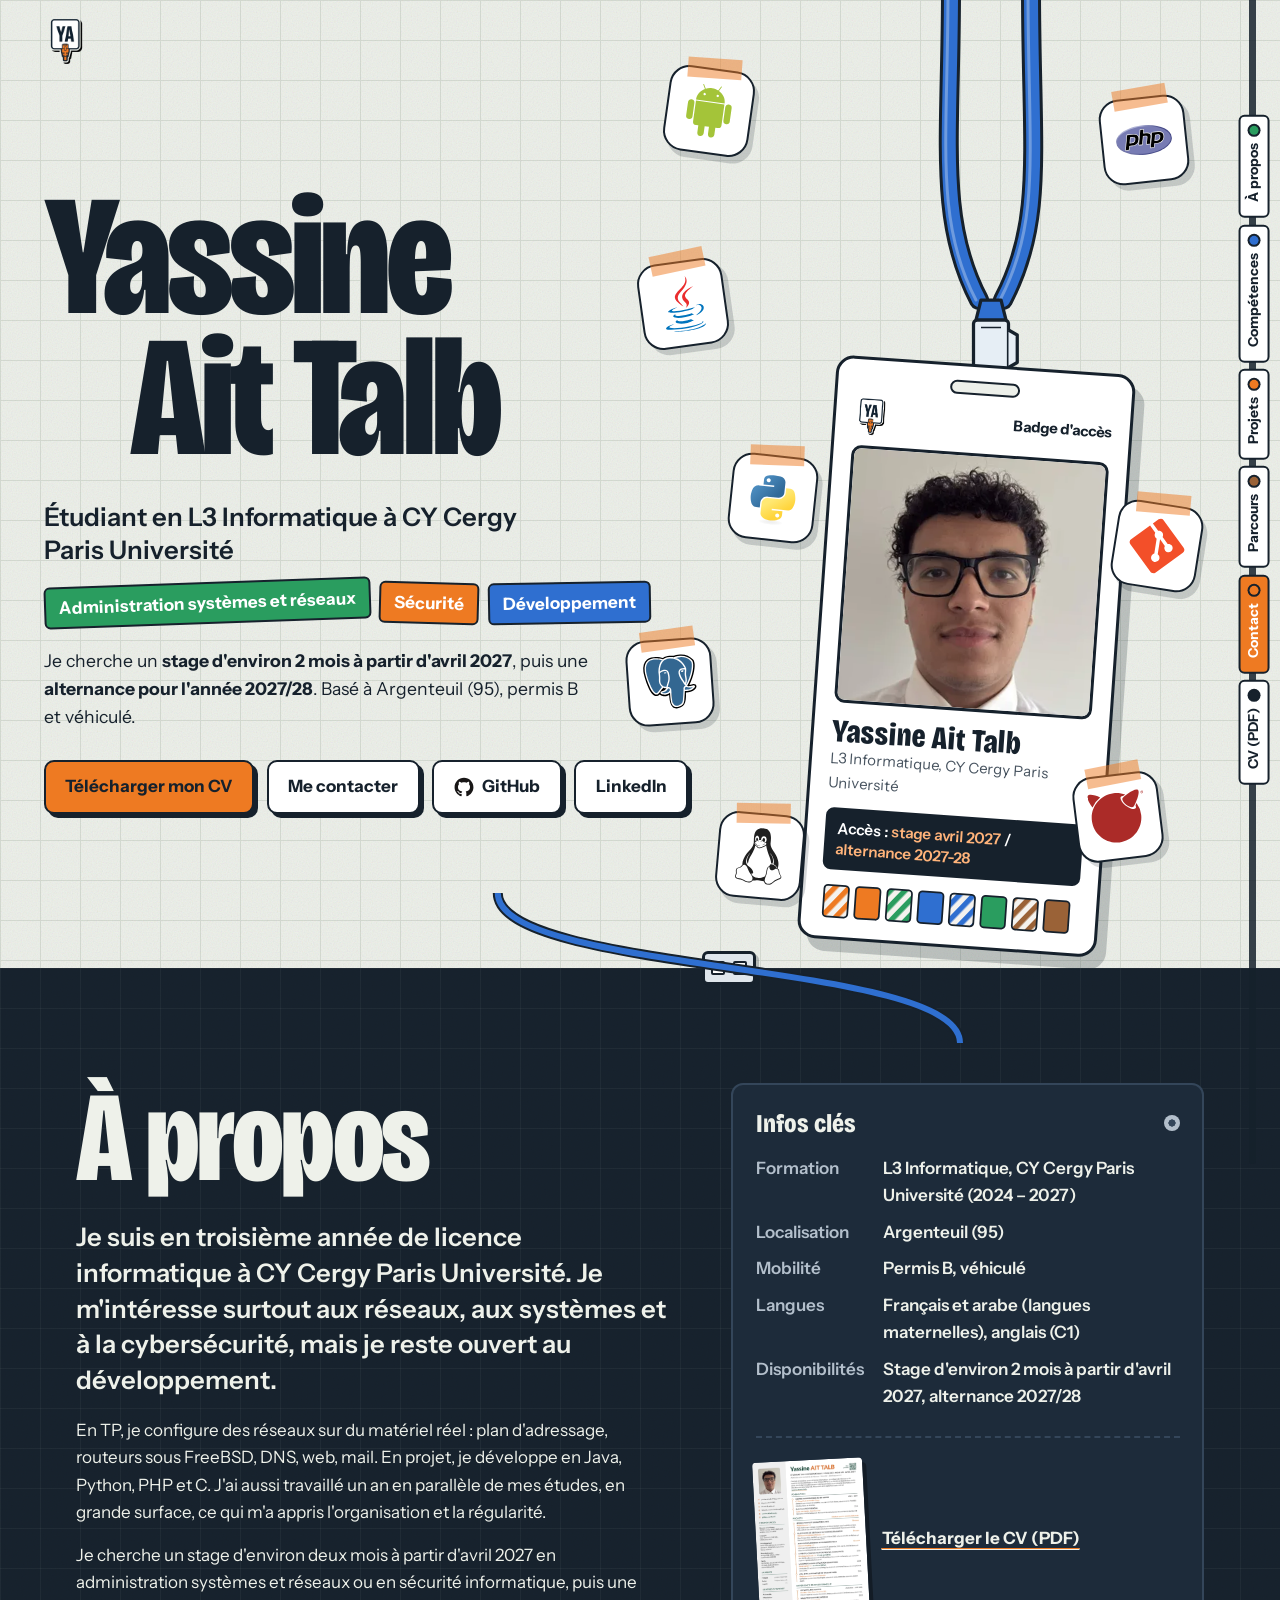
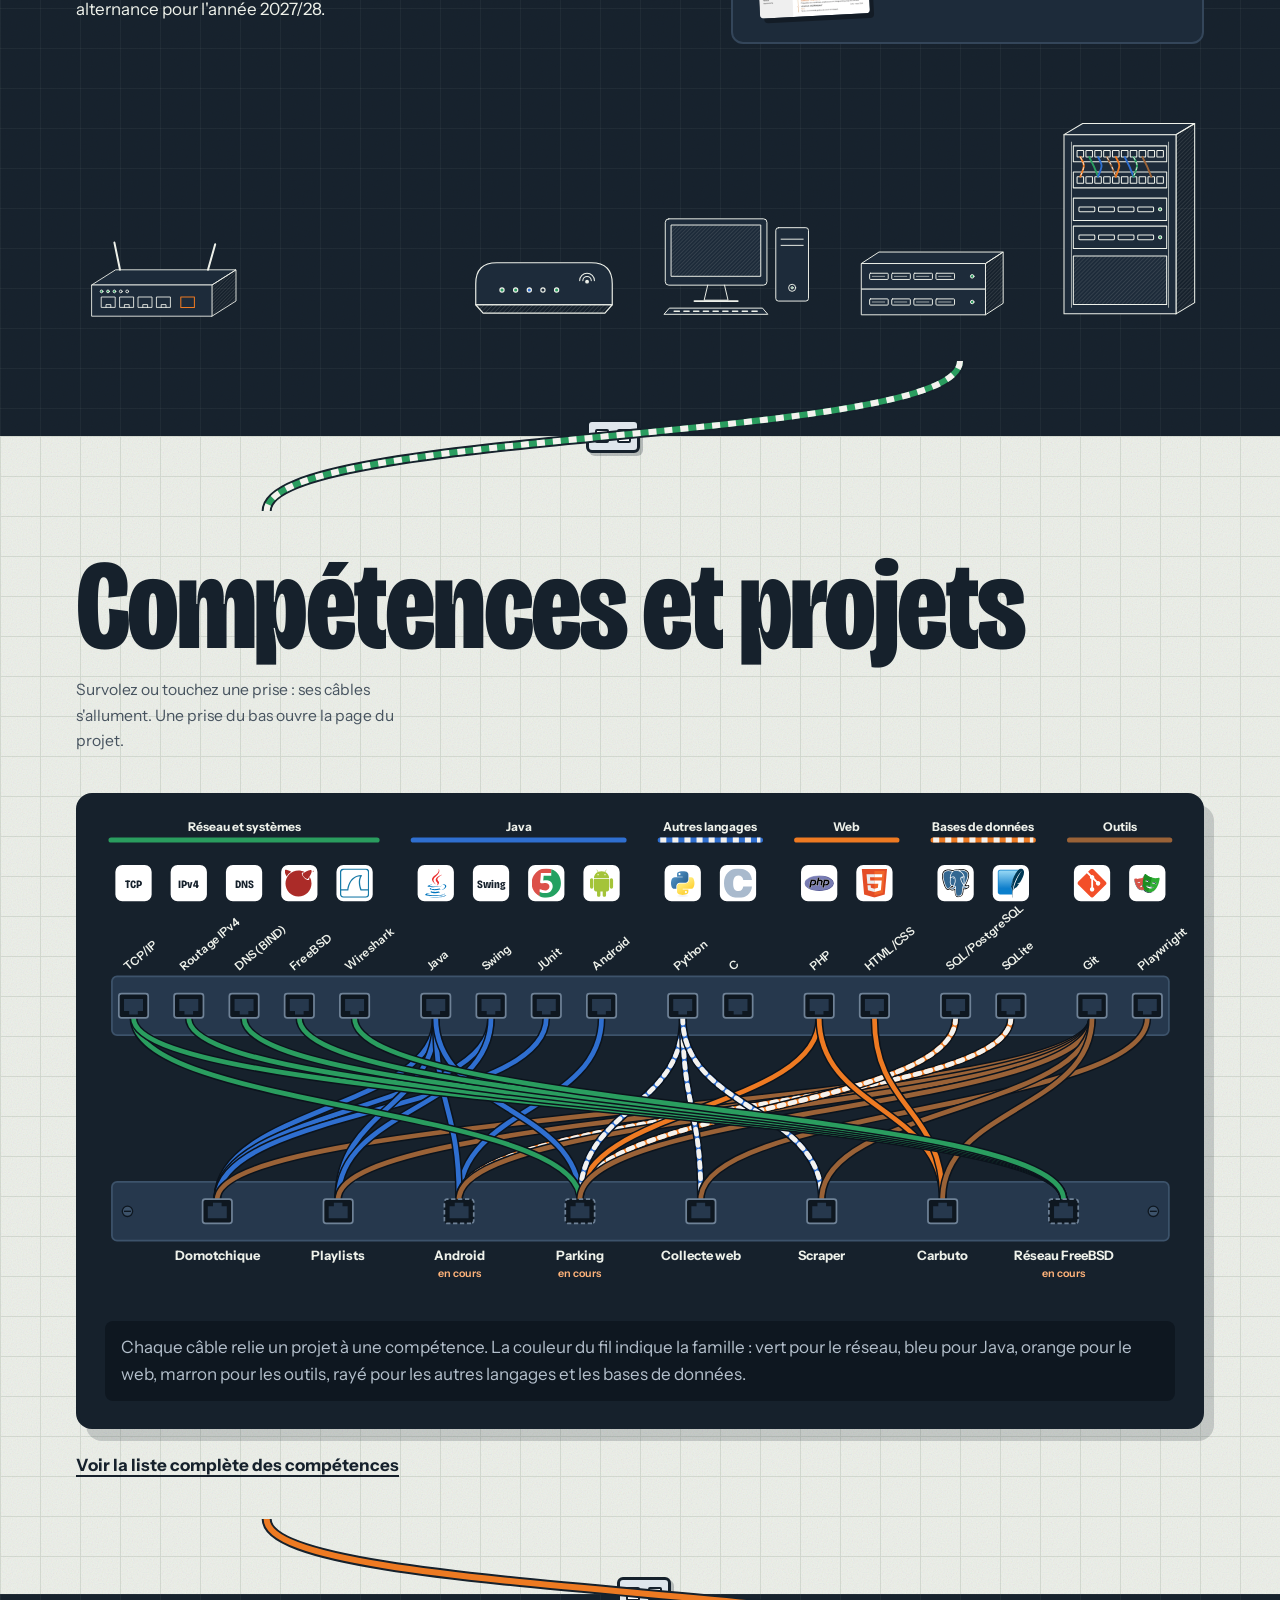
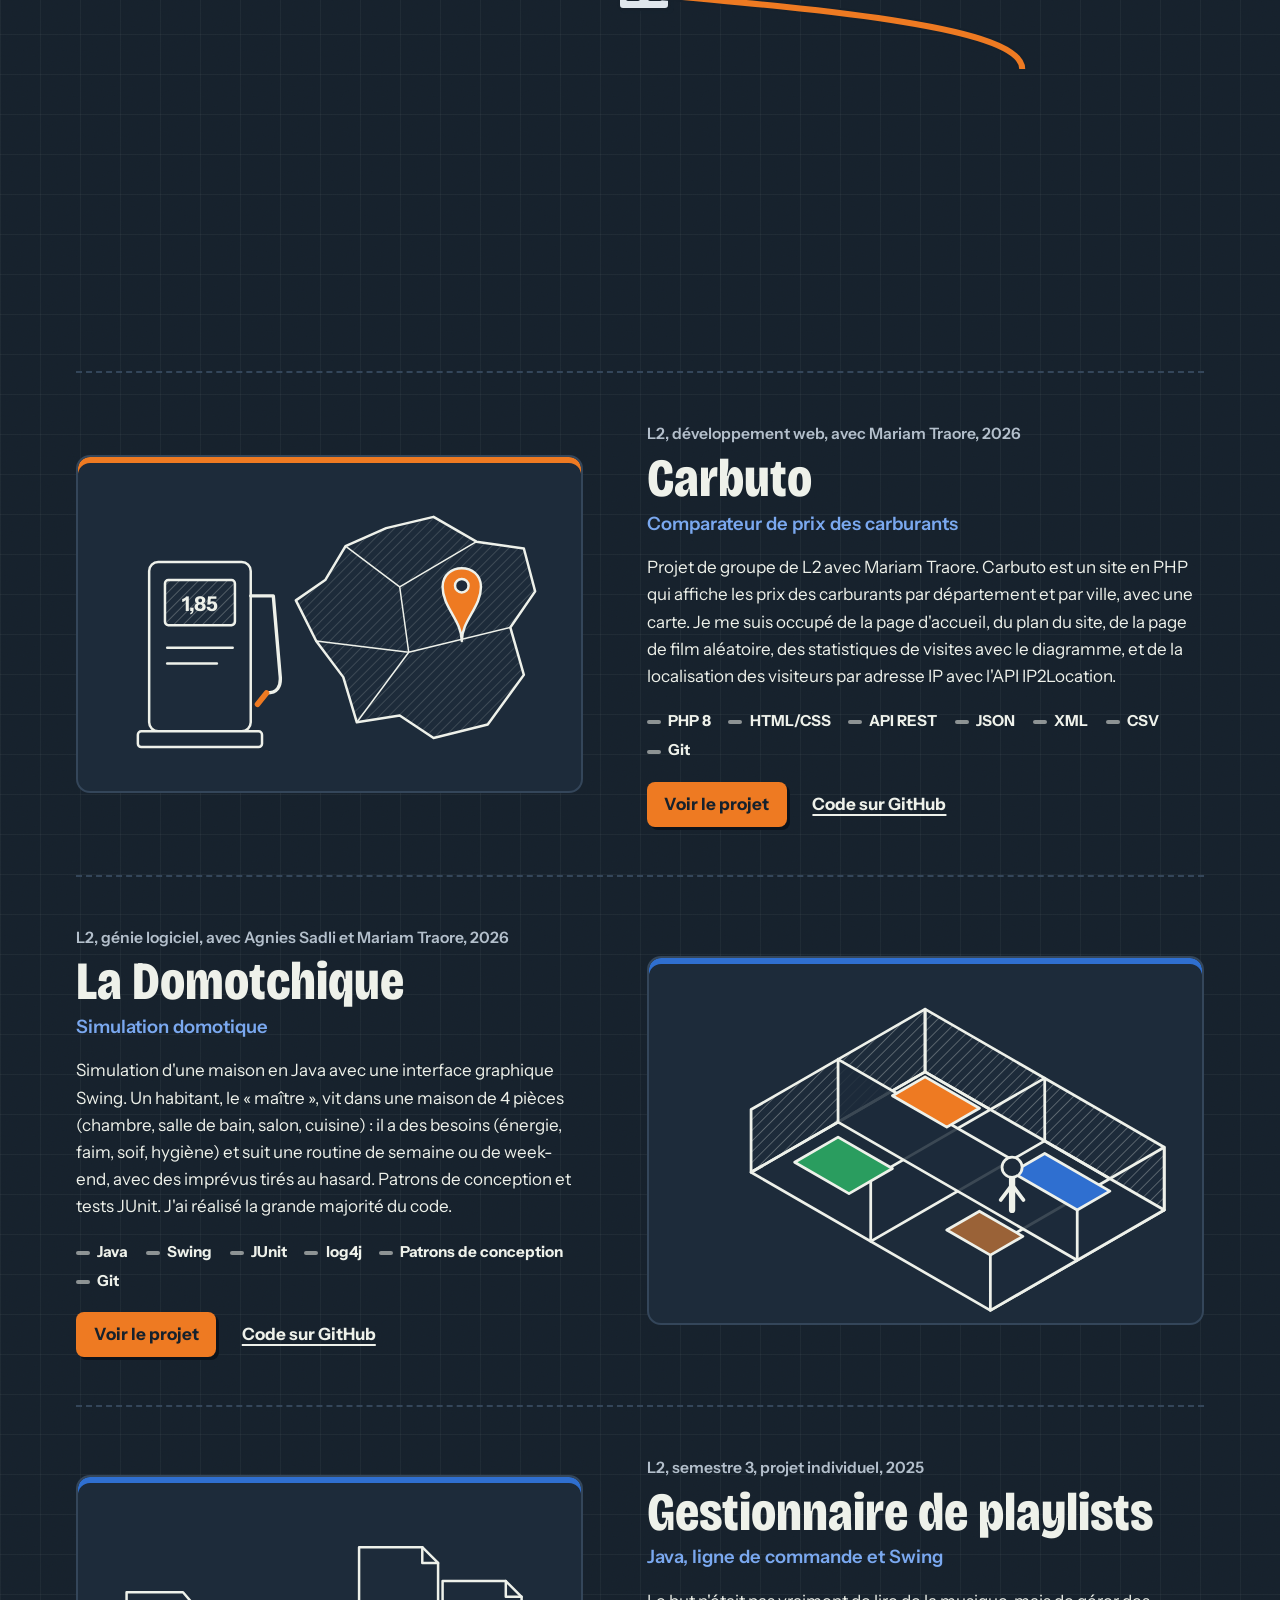
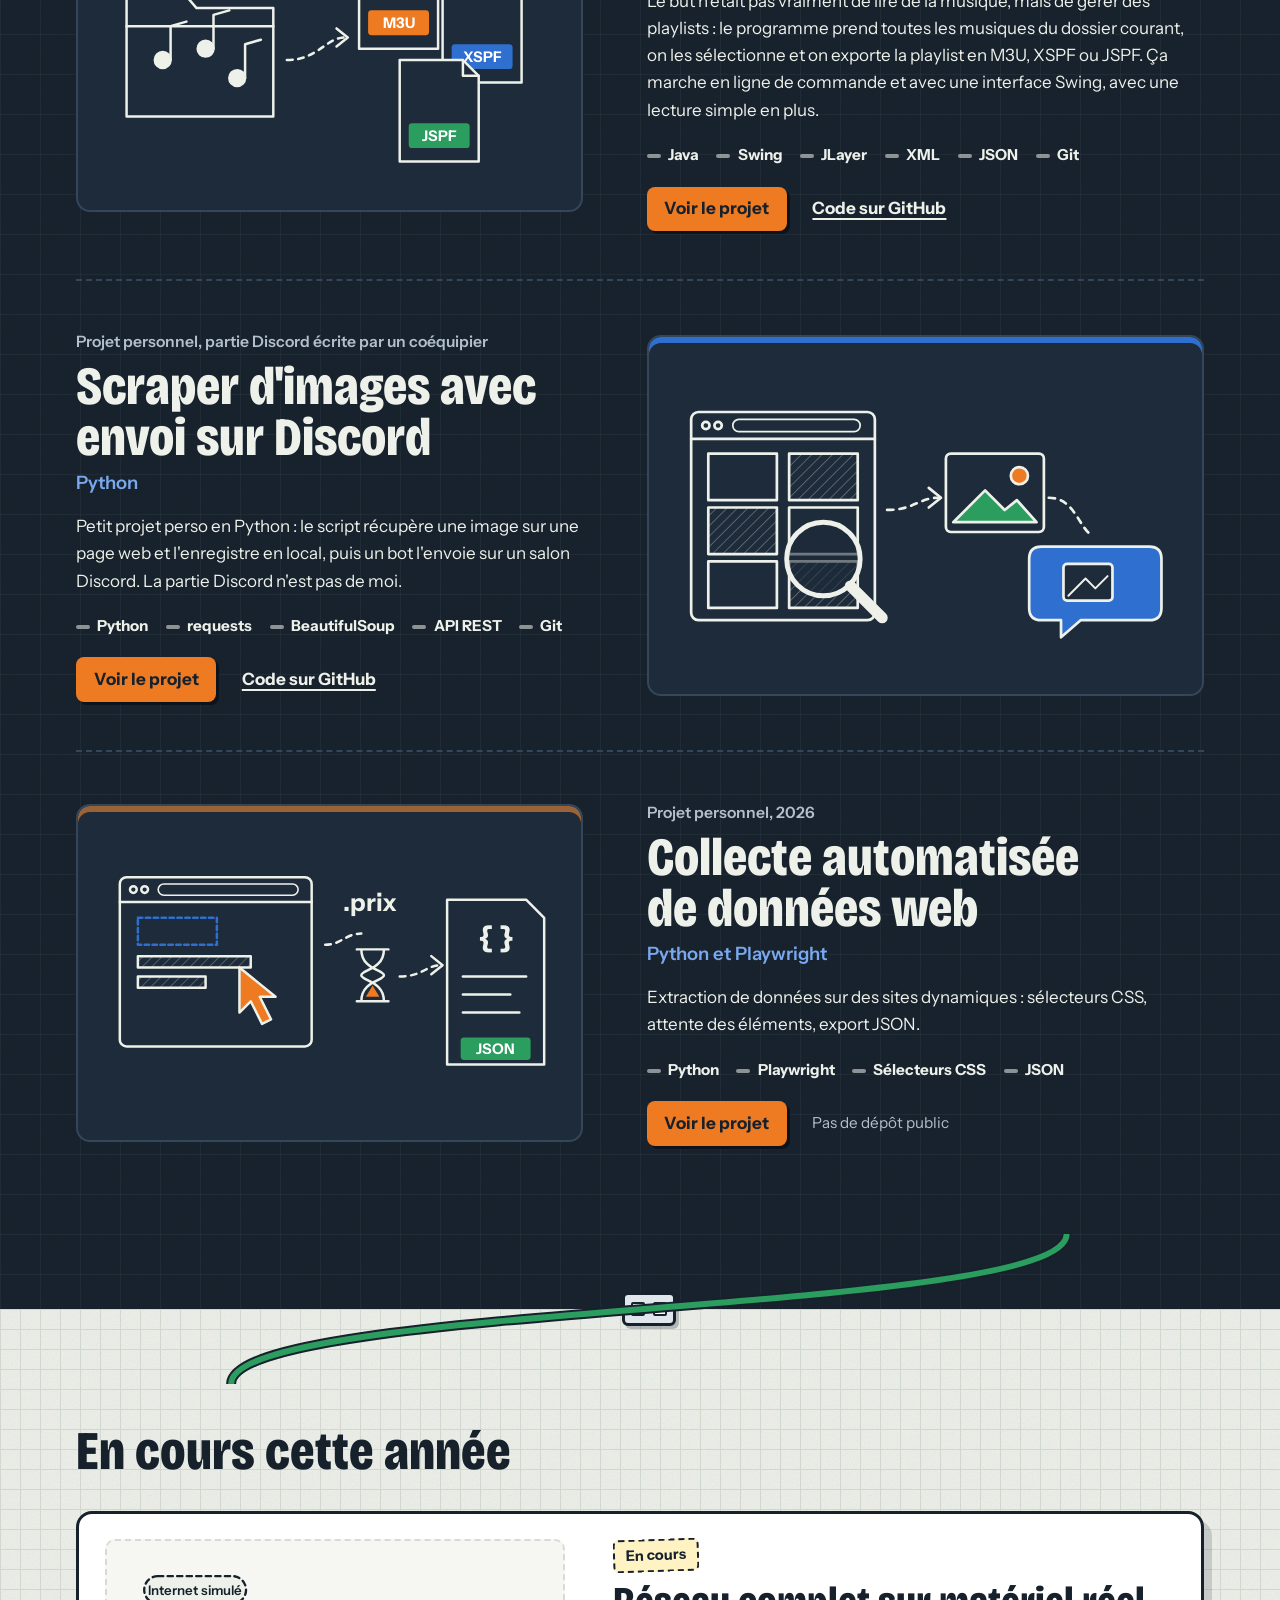
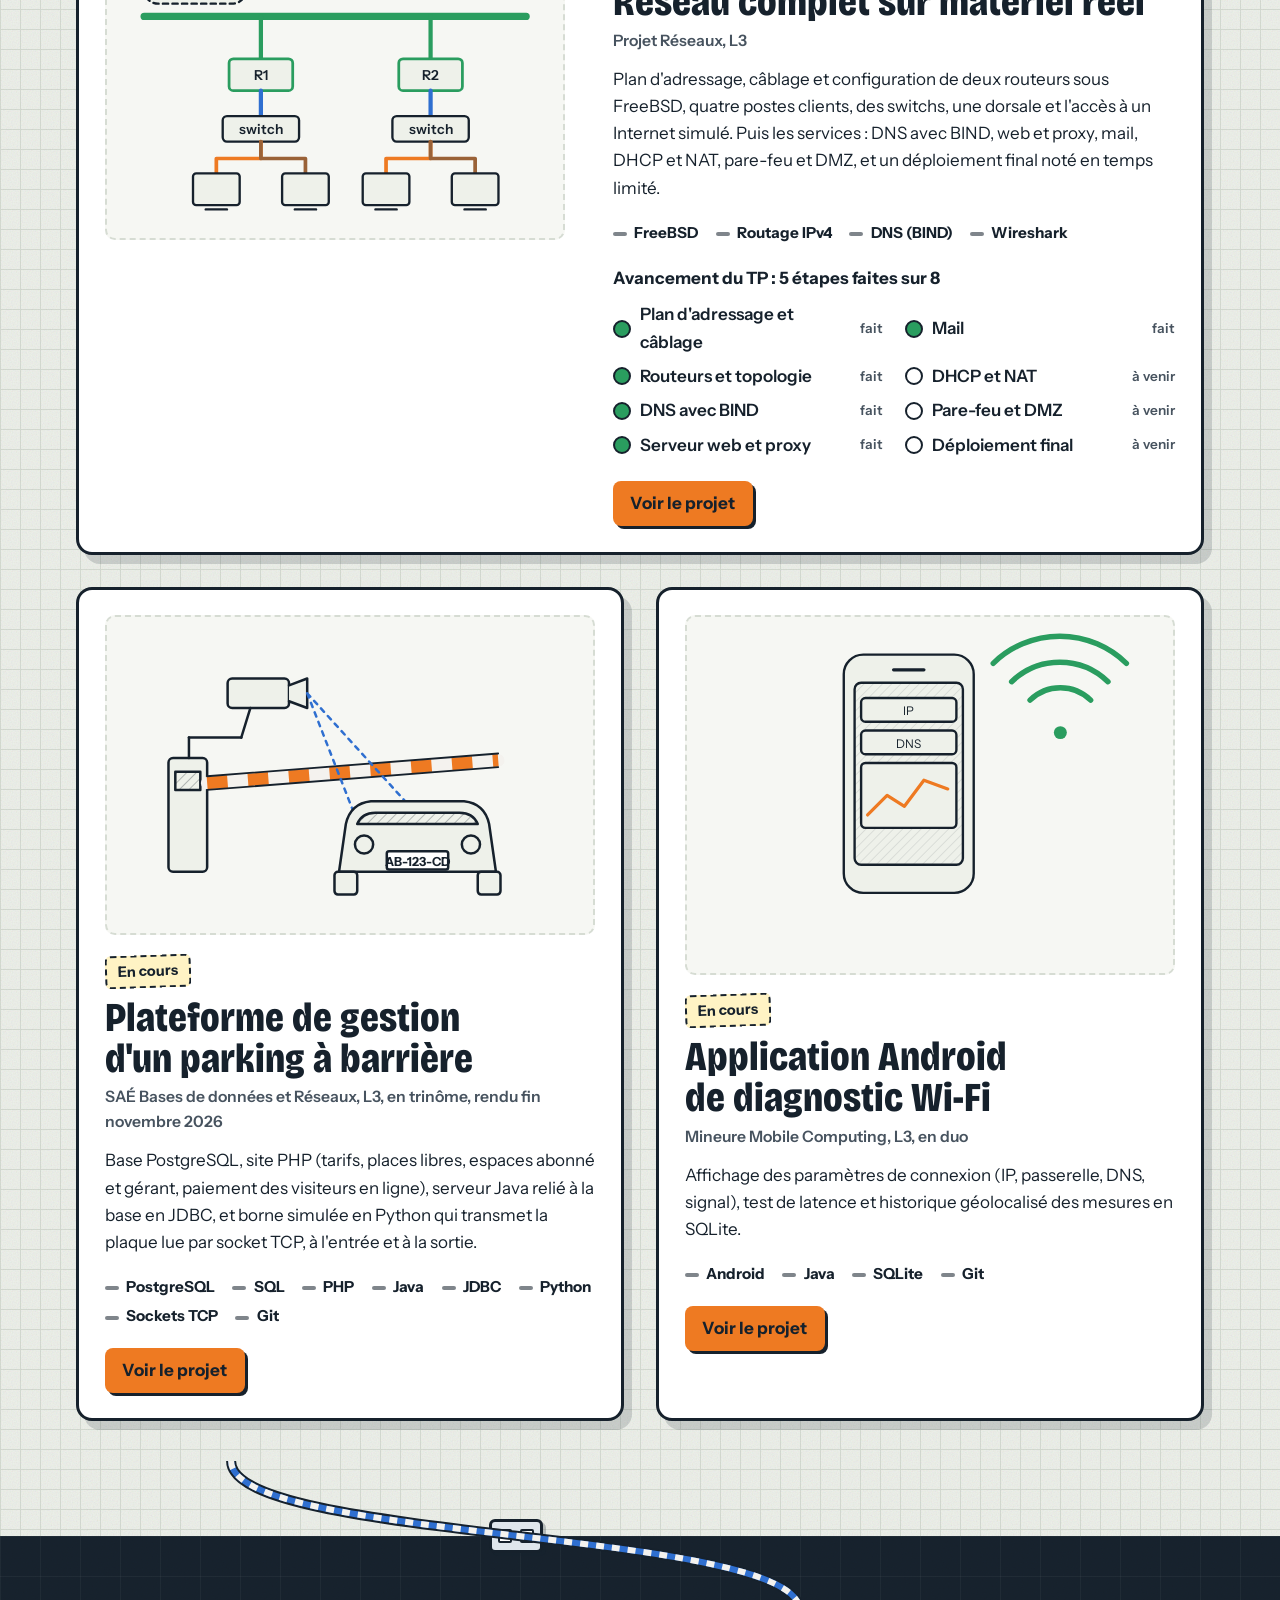
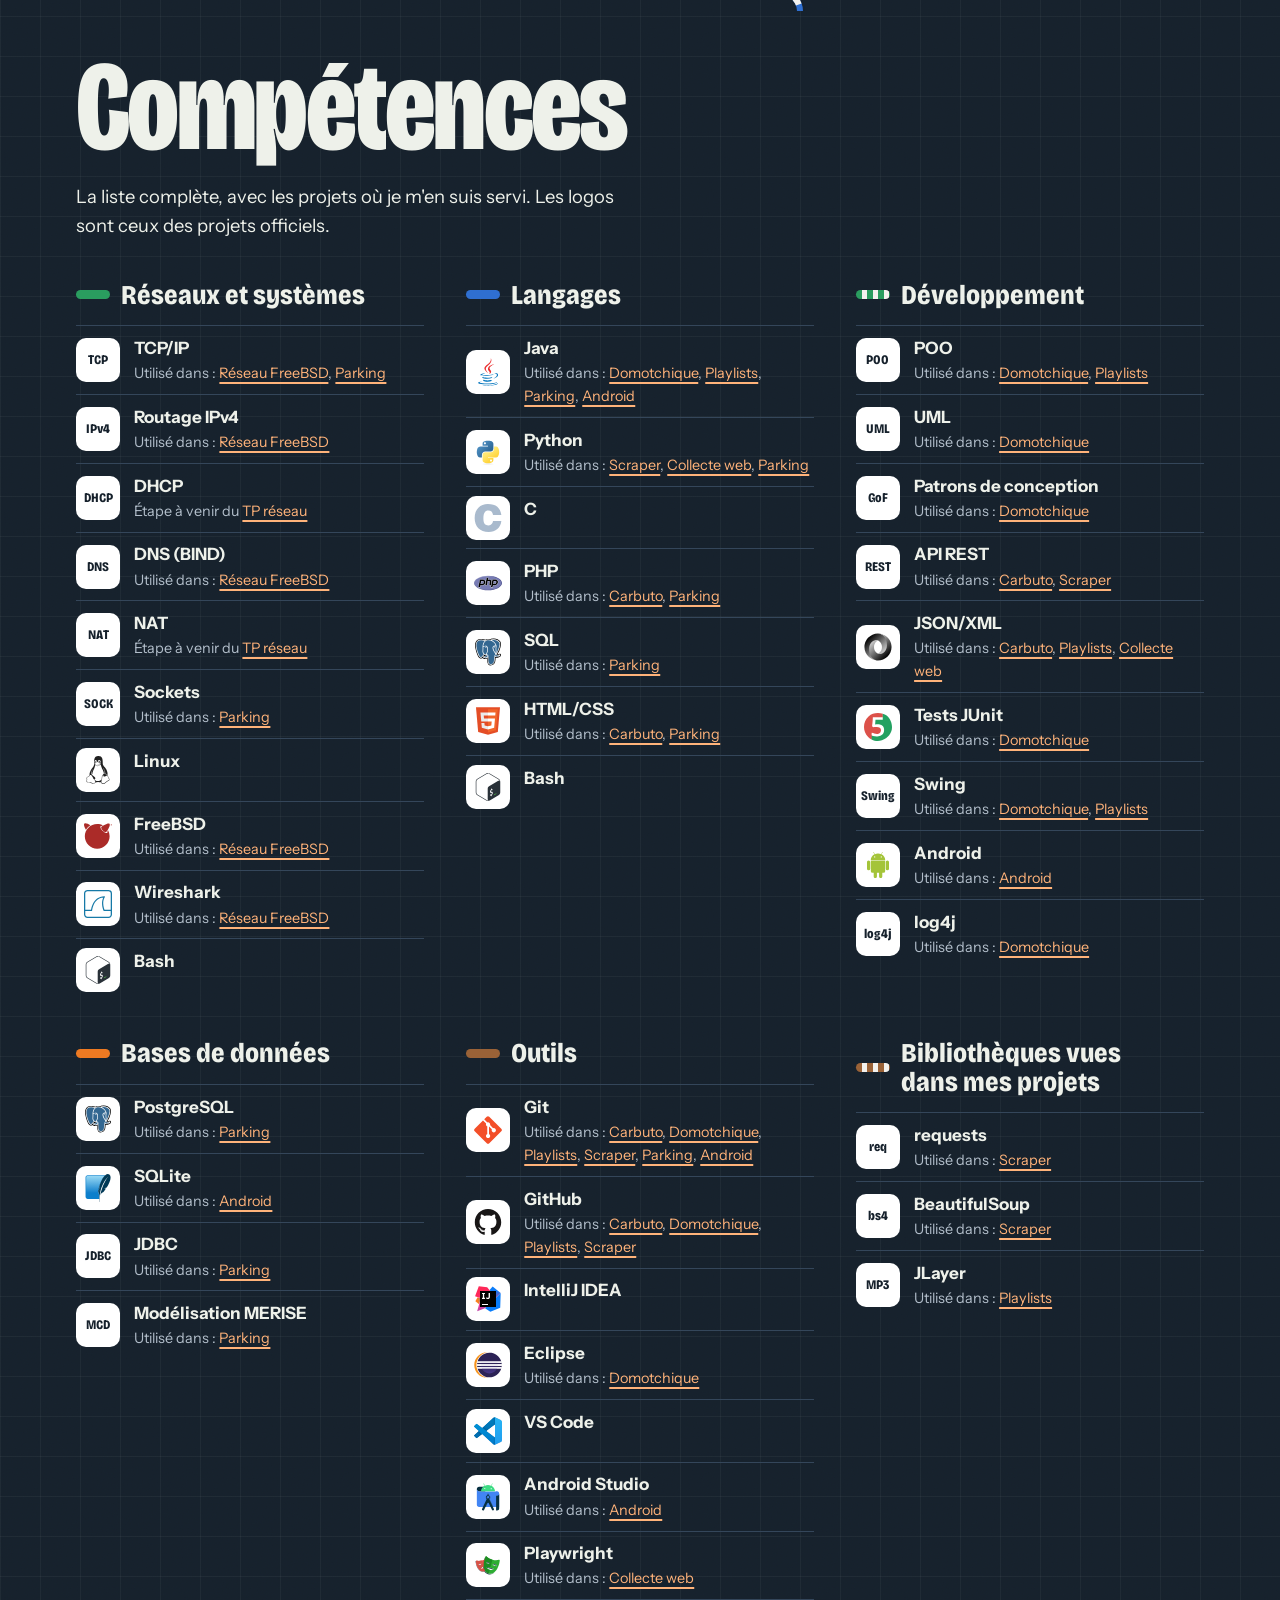
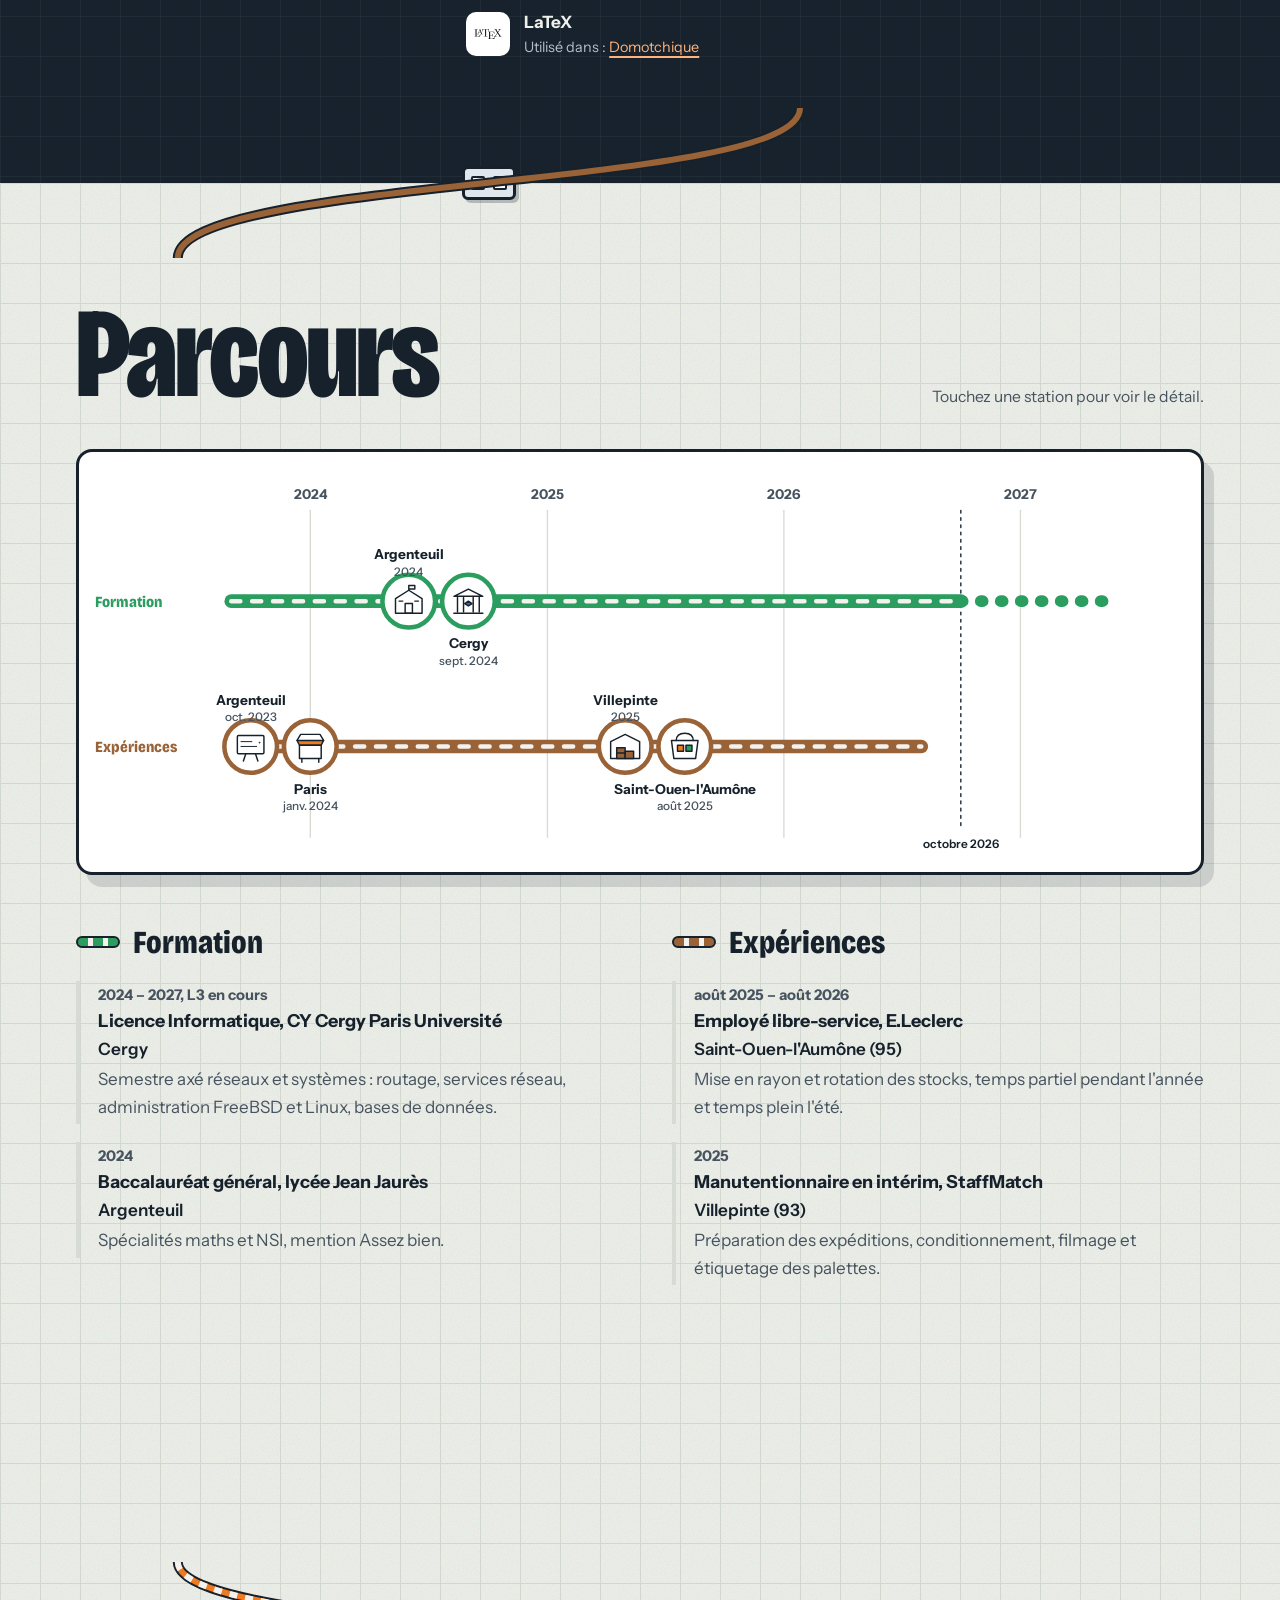
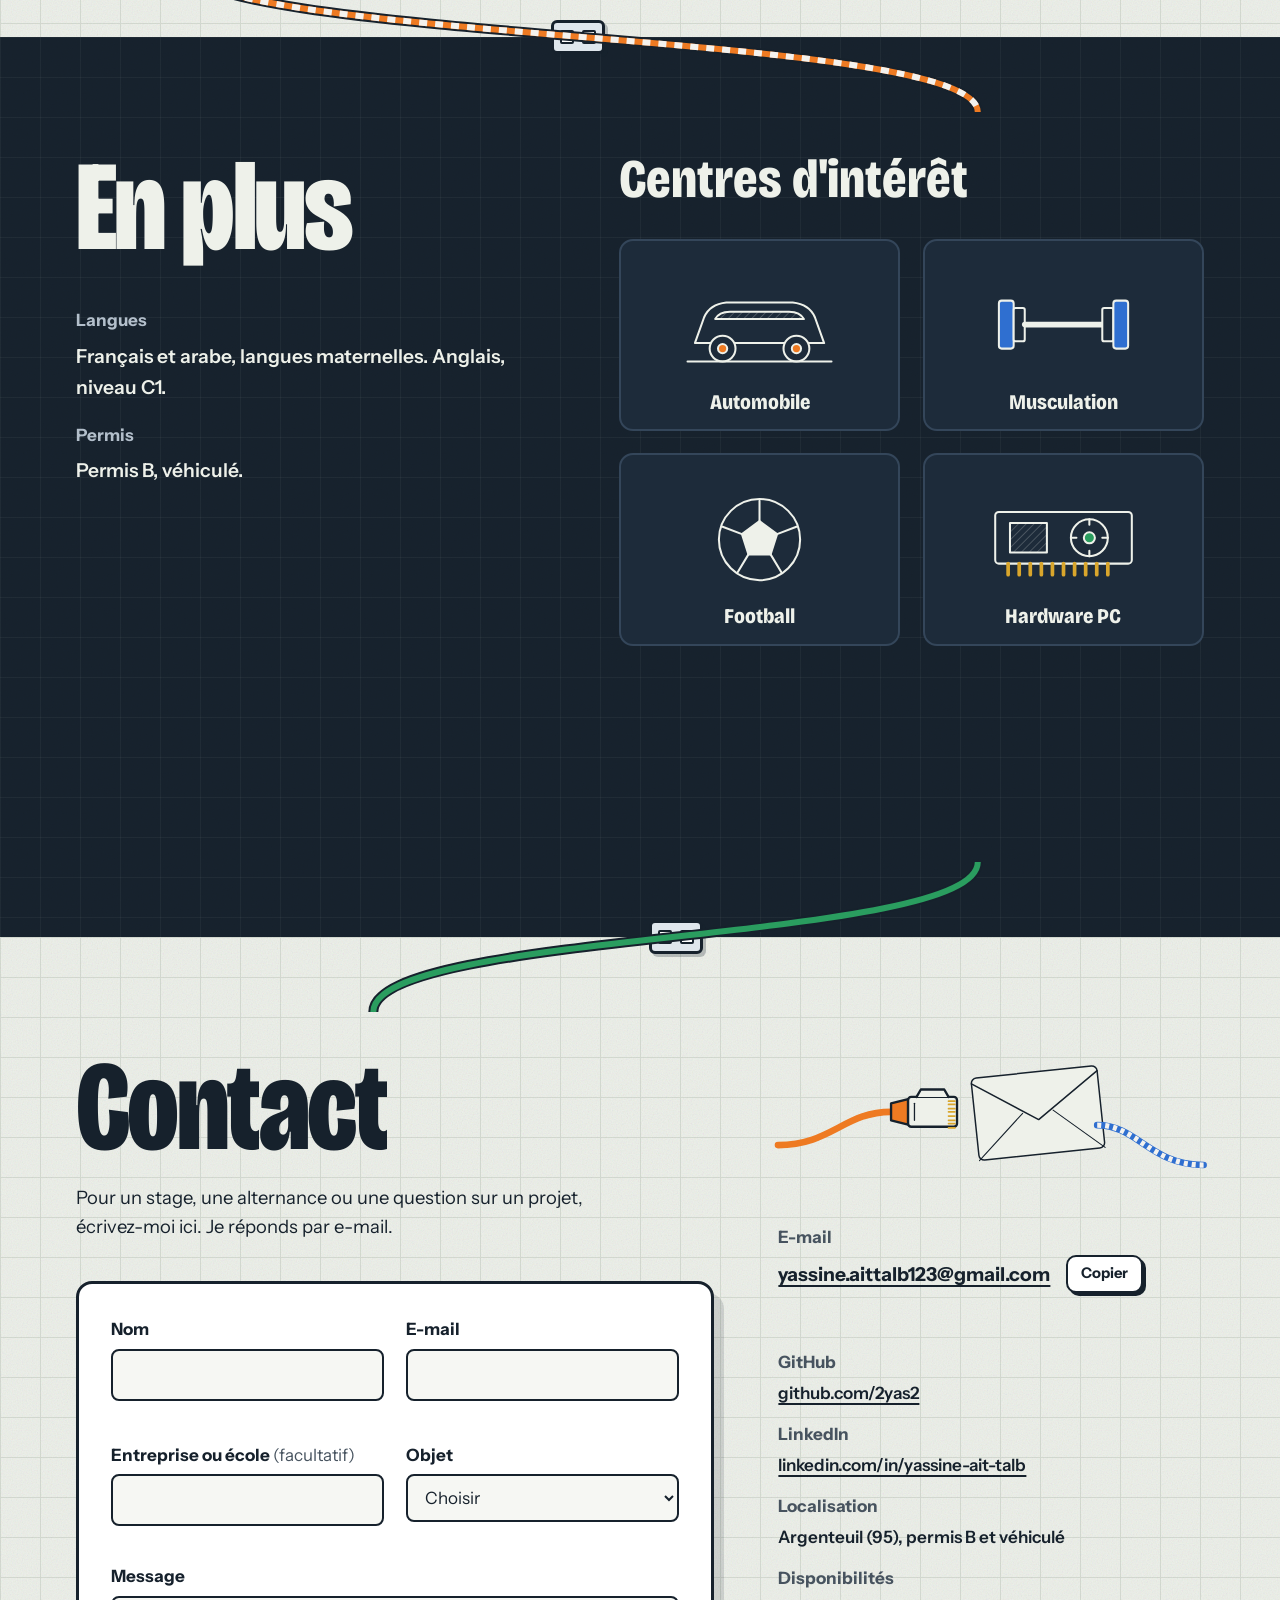
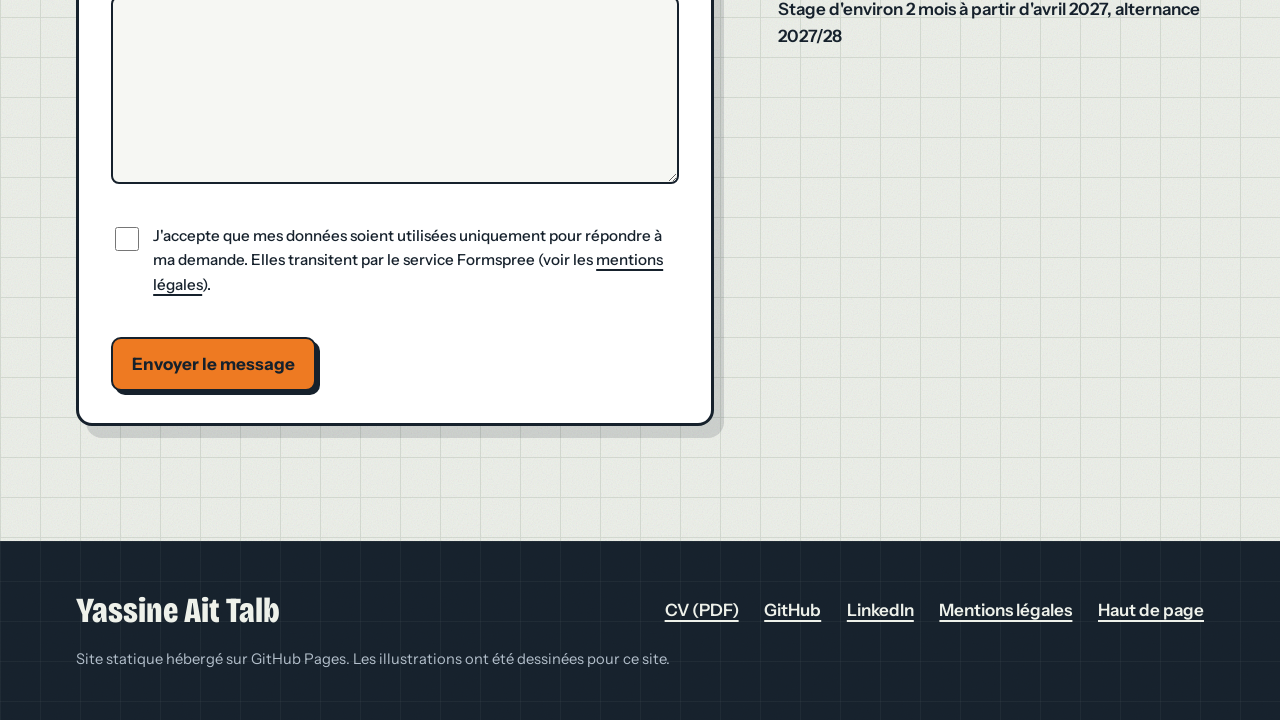
<file: index.html>
<!DOCTYPE html>
<html lang="fr">
<head>
  <meta charset="utf-8">
  <meta name="viewport" content="width=device-width, initial-scale=1">
  <title>Yassine Ait Talb, étudiant en L3 Informatique : réseaux, systèmes et développement</title>
  <meta name="description" content="Portfolio de Yassine Ait Talb, étudiant en L3 Informatique à CY Cergy Paris Université. Réseaux sur matériel réel, FreeBSD, Java, Python, PHP. Cherche un stage d&#x27;avril 2027 et une alternance 2027/28.">
  <link rel="canonical" href="https://yassine.aittalb.study/">
  <meta property="og:type" content="website">
  <meta property="og:locale" content="fr_FR">
  <meta property="og:title" content="Yassine Ait Talb, étudiant en L3 Informatique : réseaux, systèmes et développement">
  <meta property="og:description" content="Portfolio de Yassine Ait Talb, étudiant en L3 Informatique à CY Cergy Paris Université. Réseaux sur matériel réel, FreeBSD, Java, Python, PHP. Cherche un stage d&#x27;avril 2027 et une alternance 2027/28.">
  <meta property="og:url" content="https://yassine.aittalb.study/">
  <meta property="og:image" content="https://yassine.aittalb.study/images/partage.png">
  <meta property="og:image:width" content="1200">
  <meta property="og:image:height" content="630">
  <meta name="twitter:card" content="summary_large_image">
  <meta name="theme-color" content="#16212c">
  <link rel="icon" href="images/logo.png" type="image/png">
  <link rel="preconnect" href="https://fonts.googleapis.com">
  <link rel="preconnect" href="https://fonts.gstatic.com" crossorigin>
  <link rel="stylesheet" href="https://fonts.googleapis.com/css2?family=Bricolage+Grotesque:opsz,wdth,wght@96,75..100,600..800&family=Instrument+Sans:wght@400..700&display=swap" media="print" onload="this.media='all'">
  <noscript><link rel="stylesheet" href="https://fonts.googleapis.com/css2?family=Bricolage+Grotesque:opsz,wdth,wght@96,75..100,600..800&family=Instrument+Sans:wght@400..700&display=swap"></noscript>
  <link rel="stylesheet" href="assets/css/style.css">
</head>
<body>
<a class="aller-contenu" href="#a-propos">Aller au contenu</a>
<svg width="0" height="0" style="position:absolute" aria-hidden="true"><defs><pattern id="hach-clair" width="6" height="6" patternUnits="userSpaceOnUse" patternTransform="rotate(45)"><line x1="0" y1="0" x2="0" y2="6" stroke="#16212c" stroke-width="1" stroke-opacity=".5"/></pattern><pattern id="hach-sombre" width="6" height="6" patternUnits="userSpaceOnUse" patternTransform="rotate(45)"><line x1="0" y1="0" x2="0" y2="6" stroke="#eef1ea" stroke-width="1" stroke-opacity=".45"/></pattern><pattern id="raye-o" width="12" height="12" patternUnits="userSpaceOnUse" patternTransform="rotate(40)"><rect width="12" height="12" fill="#f4f2ee"/><rect width="6" height="12" fill="#ee7a22"/></pattern><pattern id="raye-v" width="12" height="12" patternUnits="userSpaceOnUse" patternTransform="rotate(40)"><rect width="12" height="12" fill="#f4f2ee"/><rect width="6" height="12" fill="#2a9d5f"/></pattern><pattern id="raye-b" width="12" height="12" patternUnits="userSpaceOnUse" patternTransform="rotate(40)"><rect width="12" height="12" fill="#f4f2ee"/><rect width="6" height="12" fill="#2f6fd0"/></pattern><pattern id="raye-m" width="12" height="12" patternUnits="userSpaceOnUse" patternTransform="rotate(40)"><rect width="12" height="12" fill="#f4f2ee"/><rect width="6" height="12" fill="#9a6237"/></pattern></defs></svg><nav class="nav-cable" aria-label="Navigation principale">
  <a class="nav-mono" href="index.html" aria-label="Retour à l'accueil"><img src="images/logo.png" alt="" width="45" height="45"></a>
  <ul class="nav-liste"><li><a href="#a-propos" class="etiq c-vert">À propos</a></li><li><a href="#brassage" class="etiq c-bleu">Compétences</a></li><li><a href="#projets" class="etiq c-orange">Projets</a></li><li><a href="#parcours" class="etiq c-marron">Parcours</a></li><li><a href="#contact" class="etiq c-blanc-orange">Contact</a></li><li><a href="cv/CV_Yassine_Ait_Talb.pdf" class="etiq c-cv" download>CV (PDF)</a></li></ul>
  <details class="nav-mobile">
    <summary><span class="fiche-menu" aria-hidden="true"></span>Menu</summary>
    <ul><li><a href="#a-propos" class="etiq c-vert">À propos</a></li><li><a href="#brassage" class="etiq c-bleu">Compétences</a></li><li><a href="#projets" class="etiq c-orange">Projets</a></li><li><a href="#parcours" class="etiq c-marron">Parcours</a></li><li><a href="#contact" class="etiq c-blanc-orange">Contact</a></li><li><a href="cv/CV_Yassine_Ait_Talb.pdf" class="etiq c-cv" download>CV (PDF)</a></li></ul>
  </details>
</nav>
<main id="contenu">
<header class="hero papier" id="haut">
  <div class="hero-gauche">
    <h1 class="nom"><span>Yassine</span><span>Ait Talb</span></h1>
    <p class="hero-titre">Étudiant en L3 Informatique à CY Cergy Paris Université</p>
    <ul class="domaines" aria-label="Domaines">
      <li class="c-vert" style="--r:-2deg">Administration systèmes et réseaux</li><li class="c-orange" style="--r:1.5deg">Sécurité</li><li class="c-bleu" style="--r:-1deg">Développement</li>
    </ul>
    <p class="hero-recherche">Je cherche un <strong>stage d'environ 2 mois à partir d'avril 2027</strong>, puis une <strong>alternance pour l'année 2027/28</strong>. Basé à Argenteuil (95), permis B et véhiculé.</p>
    <div class="actions">
      <a class="btn btn-plein" href="cv/CV_Yassine_Ait_Talb.pdf" download>Télécharger mon CV</a>
      <a class="btn" href="#contact">Me contacter</a>
      <a class="btn" href="https://github.com/2yas2"><img src="images/logos/github.svg" alt="" width="20" height="20">GitHub</a>
      <a class="btn" href="https://www.linkedin.com/in/yassine-ait-talb/">LinkedIn</a>
    </div>
  </div>
  <div class="hero-droite">
    <svg class="cordon" viewBox="0 0 300 380" aria-hidden="true"><g fill="none" stroke-linecap="round"><path d="M110 -10 C110 140 96 220 138 300" stroke="#16212c" stroke-width="20"/><path d="M110 -10 C110 140 96 220 138 300" stroke="#2f6fd0" stroke-width="14"/><path d="M110 -10 C110 140 96 220 138 300" stroke="#fff" stroke-opacity=".3" stroke-width="3" transform="translate(-3 0)"/><path d="M190 -10 C190 150 204 220 162 300" stroke="#16212c" stroke-width="20"/><path d="M190 -10 C190 150 204 220 162 300" stroke="#2f6fd0" stroke-width="14"/><path d="M190 -10 C190 150 204 220 162 300" stroke="#fff" stroke-opacity=".3" stroke-width="3" transform="translate(-3 0)"/></g><g fill="none" stroke="#16212c" stroke-width="2.6" stroke-linejoin="round"><g transform="translate(150.0 300.0) rotate(90.0) scale(1.25) translate(0 -16)"><path d="M0 8 L16 4 L16 28 L0 24 Z" fill="#2f6fd0"/><rect x="16" y="2" width="46" height="28" rx="3" fill="#e6eef5"/><line x1="54" y1="6" x2="60" y2="6" stroke="#d9a62c" stroke-width="1.6"/><line x1="54" y1="9" x2="60" y2="9" stroke="#d9a62c" stroke-width="1.6"/><line x1="54" y1="13" x2="60" y2="13" stroke="#d9a62c" stroke-width="1.6"/><line x1="54" y1="16" x2="60" y2="16" stroke="#d9a62c" stroke-width="1.6"/><line x1="54" y1="20" x2="60" y2="20" stroke="#d9a62c" stroke-width="1.6"/><line x1="54" y1="24" x2="60" y2="24" stroke="#d9a62c" stroke-width="1.6"/><line x1="54" y1="27" x2="60" y2="27" stroke="#d9a62c" stroke-width="1.6"/><line x1="54" y1="31" x2="60" y2="31" stroke="#d9a62c" stroke-width="1.6"/><path d="M24 2 L28 -5 L50 -5 L54 2" fill="#e6eef5"/><line x1="22" y1="8" x2="22" y2="24" stroke-width="1.2"/></g></g></svg>
    <div class="badge">
      <div class="badge-trou"></div>
      <div class="badge-haut"><img src="images/logo.png" alt="" width="36" height="36"><span>Badge d'accès</span></div>
      <!-- PHOTO DU BADGE : remplace images/photo/photo-badge.webp et images/photo/photo-badge.jpg par ta nouvelle photo.
           Format attendu : carré, 600 × 600 px, visage centré dans le tiers haut. Garde les mêmes noms de fichiers. -->
      <picture>
        <source srcset="images/photo/photo-badge-300.webp 300w, images/photo/photo-badge.webp 600w" sizes="(max-width: 760px) 70vw, 280px" type="image/webp">
        <img class="badge-photo" src="images/photo/photo-badge.jpg" width="600" height="600" alt="Photo de Yassine Ait Talb">
      </picture>
      <p class="badge-nom">Yassine Ait Talb</p>
      <p class="badge-sous">L3 Informatique, CY Cergy Paris Université</p>
      <p class="badge-acces">Accès : <span>stage avril 2027</span> / <span>alternance 2027-28</span></p>
      <svg class="badge-bande" viewBox="0 0 294 40" role="img" aria-label="Les 8 fils d'un câble Ethernet dans l'ordre de la norme T568B"><rect x="4" y="2" width="28" height="36" rx="4" fill="url(#raye-o)" stroke="#16212c" stroke-width="2"/><rect x="40" y="2" width="28" height="36" rx="4" fill="#ee7a22" stroke="#16212c" stroke-width="2"/><rect x="76" y="2" width="28" height="36" rx="4" fill="url(#raye-v)" stroke="#16212c" stroke-width="2"/><rect x="112" y="2" width="28" height="36" rx="4" fill="#2f6fd0" stroke="#16212c" stroke-width="2"/><rect x="148" y="2" width="28" height="36" rx="4" fill="url(#raye-b)" stroke="#16212c" stroke-width="2"/><rect x="184" y="2" width="28" height="36" rx="4" fill="#2a9d5f" stroke="#16212c" stroke-width="2"/><rect x="220" y="2" width="28" height="36" rx="4" fill="url(#raye-m)" stroke="#16212c" stroke-width="2"/><rect x="256" y="2" width="28" height="36" rx="4" fill="#9a6237" stroke="#16212c" stroke-width="2"/></svg>
    </div>
  </div>
  <span class="stk" style="--x:50%;--y:27%;--r:-8deg"><img src="images/logos/java.svg" alt="" width="58" height="58"></span><span class="stk" style="--x:57%;--y:47%;--r:6deg"><img src="images/logos/python.svg" alt="" width="58" height="58"></span><span class="stk" style="--x:49%;--y:66%;--r:-4deg"><img src="images/logos/postgresql.svg" alt="" width="58" height="58"></span><span class="stk" style="--x:56%;--y:84%;--r:5deg"><img src="images/logos/linux.svg" alt="" width="58" height="58"></span><span class="stk" style="--x:86%;--y:10%;--r:-6deg"><img src="images/logos/php.svg" alt="" width="58" height="58"></span><span class="stk" style="--x:52%;--y:7%;--r:8deg"><img src="images/logos/android.svg" alt="" width="58" height="58"></span><span class="stk" style="--x:87%;--y:52%;--r:9deg"><img src="images/logos/git.svg" alt="" width="58" height="58"></span><span class="stk" style="--x:84%;--y:80%;--r:-7deg"><img src="images/logos/freebsd.svg" alt="" width="58" height="58"></span>
</header>
<div class="jonction" aria-hidden="true"><svg class="jonction" viewBox="0 0 1440 150" preserveAspectRatio="none" aria-hidden="true"><g fill="none" stroke-linecap="round"><path d="M560 0 C560 82 1080 67 1080 150" stroke="#16212c" stroke-width="10"/><path d="M560 0 C560 82 1080 67 1080 150" stroke="#2f6fd0" stroke-width="6"/></g></svg><span class="coupleur" style="left:56.94%" aria-hidden="true"></span></div><section class="section nuit a-propos" id="a-propos" aria-labelledby="titre-apropos">
  <div class="conteneur apropos-grille">
    <div>
      <h2 class="titre-section" id="titre-apropos">À propos</h2>
      <p class="chapo">Je suis en troisième année de licence informatique à CY Cergy Paris Université. Je m'intéresse surtout aux réseaux, aux systèmes et à la cybersécurité, mais je reste ouvert au développement.</p>
      <p>En TP, je configure des réseaux sur du matériel réel : plan d'adressage, routeurs sous FreeBSD, DNS, web, mail. En projet, je développe en Java, Python, PHP et C. J'ai aussi travaillé un an en parallèle de mes études, en grande surface, ce qui m'a appris l'organisation et la régularité.</p>
      <p>Je cherche un stage d'environ deux mois à partir d'avril 2027 en administration systèmes et réseaux ou en sécurité informatique, puis une alternance pour l'année 2027/28.</p>
    </div>
    <aside class="plaque" aria-label="Infos clés">
      <div class="plaque-tete"><span>Infos clés</span><span class="plaque-vis" aria-hidden="true"></span></div>
      <dl>
        <dt>Formation</dt><dd>L3 Informatique, CY Cergy Paris Université (2024 – 2027)</dd>
        <dt>Localisation</dt><dd>Argenteuil (95)</dd>
        <dt>Mobilité</dt><dd>Permis B, véhiculé</dd>
        <dt>Langues</dt><dd>Français et arabe (langues maternelles), anglais (C1)</dd>
        <dt>Disponibilités</dt><dd>Stage d'environ 2 mois à partir d'avril 2027, alternance 2027/28</dd>
      </dl>
      <a class="cv-apercu" href="cv/CV_Yassine_Ait_Talb.pdf" download>
        <picture><source srcset="images/cv-apercu.webp" type="image/webp"><img src="images/cv-apercu.png" width="620" height="877" alt="Aperçu de la première page de mon CV" loading="lazy"></picture>
        <span>Télécharger le CV (PDF)</span>
      </a>
    </aside>
  </div>
  <div class="conteneur kit" role="group" aria-label="Le matériel des réseaux"><figure class="kit-objet"><svg class="illu" viewBox="0 0 420 210" role="img" aria-label="Routeur"><g fill="none" stroke="#eef1ea" stroke-width="2.2" stroke-linejoin="round" stroke-linecap="round" style="--t:#eef1ea;--f:#1d2b3a"><path d="M40 120 L340 120 L400 82 L100 82 Z" fill="var(--f)"/><path d="M340 120 L400 82 L400 160 L340 198 Z" fill="url(#hach-sombre)"/><rect x="40" y="120" width="300" height="78" fill="var(--f)"/><path d="M110 82 L96 14 M330 82 L348 18"  stroke-width="5"/><rect x="64" y="150" width="34" height="26"/><path d="M75 176 v-7 h12 v7"/><rect x="110" y="150" width="34" height="26"/><path d="M121 176 v-7 h12 v7"/><rect x="156" y="150" width="34" height="26"/><path d="M167 176 v-7 h12 v7"/><rect x="202" y="150" width="34" height="26"/><path d="M213 176 v-7 h12 v7"/><rect x="262" y="150" width="34" height="26" stroke="#ee7a22" stroke-width="2.6"/><circle cx="64" cy="136" r="3.5" fill="#2a9d5f"/><circle cx="80" cy="136" r="3.5" fill="#2a9d5f"/><circle cx="96" cy="136" r="3.5" fill="#2a9d5f"/><circle cx="112" cy="136" r="3.5" fill="none"/><circle cx="128" cy="136" r="3.5" fill="none"/></g></svg></figure><figure class="kit-objet"><svg class="illu" viewBox="0 0 520 210" role="img" aria-label="Switch avec câbles branchés"><g fill="none" stroke="#eef1ea" stroke-width="2.2" stroke-linejoin="round" stroke-linecap="round" style="--t:#eef1ea;--f:#1d2b3a"><path d="M30 70 L470 70 L500 50 L60 50 Z" fill="var(--f)"/><path d="M470 70 L500 50 L500 110 L470 130 Z" fill="url(#hach-sombre)"/><rect x="30" y="70" width="440" height="60" fill="var(--f)"/><rect x="54" y="94" width="32" height="24"/><path d="M65 118 v-6 h10 v6"/><circle cx="70" cy="84" r="3" fill="#2a9d5f"/><path d="M70 118 C70 160 42 170 7 200" stroke="#ee7a22" stroke-width="6"/><rect x="100" y="94" width="32" height="24"/><path d="M111 118 v-6 h10 v6"/><circle cx="116" cy="84" r="3" fill="#2a9d5f"/><path d="M116 118 C116 160 96 170 71 200" stroke="#2a9d5f" stroke-width="6"/><rect x="146" y="94" width="32" height="24"/><path d="M157 118 v-6 h10 v6"/><circle cx="162" cy="84" r="3" fill="#2a9d5f"/><path d="M162 118 C162 160 150 170 135 200" stroke="#2f6fd0" stroke-width="6"/><rect x="192" y="94" width="32" height="24"/><path d="M203 118 v-6 h10 v6"/><circle cx="208" cy="84" r="3" fill="#2a9d5f"/><path d="M208 118 C208 160 204 170 199 200" stroke="#9a6237" stroke-width="6"/><rect x="238" y="94" width="32" height="24"/><path d="M249 118 v-6 h10 v6"/><circle cx="254" cy="84" r="3" fill="none"/><rect x="284" y="94" width="32" height="24"/><path d="M295 118 v-6 h10 v6"/><circle cx="300" cy="84" r="3" fill="#2a9d5f"/><path d="M300 118 C300 160 312 170 327 200" stroke="#ee7a22" stroke-width="6"/><rect x="330" y="94" width="32" height="24"/><path d="M341 118 v-6 h10 v6"/><circle cx="346" cy="84" r="3" fill="none"/><rect x="376" y="94" width="32" height="24"/><path d="M387 118 v-6 h10 v6"/><circle cx="392" cy="84" r="3" fill="#2a9d5f"/><path d="M392 118 C392 160 420 170 455 200" stroke="#2f6fd0" stroke-width="6"/><circle cx="440" cy="100" r="9"/><circle cx="440" cy="100" r="3" fill="#2a9d5f"/></g></svg></figure><figure class="kit-objet"><svg class="illu" viewBox="0 0 320 180" role="img" aria-label="Box d'accès à Internet"><g fill="none" stroke="#eef1ea" stroke-width="2.2" stroke-linejoin="round" stroke-linecap="round" style="--t:#eef1ea;--f:#1d2b3a"><path d="M30 110 Q30 70 70 70 L250 70 Q290 70 290 110 L290 150 L30 150 Z" fill="var(--f)"/><path d="M30 150 L290 150 L276 166 L44 166 Z" fill="url(#hach-sombre)"/><circle cx="80" cy="122" r="4" fill="#2a9d5f"/><circle cx="106" cy="122" r="4" fill="#2a9d5f"/><circle cx="132" cy="122" r="4" fill="#2f6fd0"/><circle cx="158" cy="122" r="4" fill="none"/><circle cx="184" cy="122" r="4" fill="#2a9d5f"/><path d="M228 104 a14 14 0 0 1 28 0 M234 104 a8 8 0 0 1 16 0" stroke-width="2"/><circle cx="242" cy="106" r="2.5" fill="currentColor"/></g></svg></figure><figure class="kit-objet"><svg class="illu" viewBox="0 0 380 250" role="img" aria-label="Poste client"><g fill="none" stroke="#eef1ea" stroke-width="2.2" stroke-linejoin="round" stroke-linecap="round" style="--t:#eef1ea;--f:#1d2b3a"><rect x="30" y="20" width="230" height="150" rx="8" fill="var(--f)"/><rect x="44" y="34" width="202" height="116" fill="url(#hach-sombre)"/><path d="M126 170 L118 204 L172 204 L164 170"/><path d="M96 206 L194 206" stroke-width="4"/><rect x="280" y="40" width="74" height="166" rx="6" fill="var(--f)"/><line x1="292" y1="66" x2="342" y2="66"/><line x1="292" y1="80" x2="342" y2="80"/><circle cx="317" cy="176" r="8"/><circle cx="317" cy="176" r="2.5" fill="#2a9d5f"/><path d="M40 222 L250 222 L262 236 L28 236 Z" fill="var(--f)"/><line x1="50" y1="229" x2="62" y2="229" stroke-width="3"/><line x1="72" y1="229" x2="84" y2="229" stroke-width="3"/><line x1="94" y1="229" x2="106" y2="229" stroke-width="3"/><line x1="116" y1="229" x2="128" y2="229" stroke-width="3"/><line x1="138" y1="229" x2="150" y2="229" stroke-width="3"/><line x1="160" y1="229" x2="172" y2="229" stroke-width="3"/><line x1="182" y1="229" x2="194" y2="229" stroke-width="3"/><line x1="204" y1="229" x2="216" y2="229" stroke-width="3"/><line x1="226" y1="229" x2="238" y2="229" stroke-width="3"/></g></svg></figure><figure class="kit-objet"><svg class="illu" viewBox="0 0 380 190" role="img" aria-label="Serveur"><g fill="none" stroke="#eef1ea" stroke-width="2.2" stroke-linejoin="round" stroke-linecap="round" style="--t:#eef1ea;--f:#1d2b3a"><path d="M40 60 L320 60 L360 34 L80 34 Z" fill="var(--f)"/><path d="M320 60 L360 34 L360 150 L320 176 Z" fill="url(#hach-sombre)"/><rect x="40" y="60" width="280" height="58" fill="var(--f)"/><rect x="58" y="82" width="42" height="14" rx="2"/><line x1="64" y1="89" x2="92" y2="89" stroke-width="1.4"/><rect x="108" y="82" width="42" height="14" rx="2"/><line x1="114" y1="89" x2="142" y2="89" stroke-width="1.4"/><rect x="158" y="82" width="42" height="14" rx="2"/><line x1="164" y1="89" x2="192" y2="89" stroke-width="1.4"/><rect x="208" y="82" width="42" height="14" rx="2"/><line x1="214" y1="89" x2="242" y2="89" stroke-width="1.4"/><circle cx="290" cy="89" r="4" fill="#2a9d5f"/><rect x="40" y="118" width="280" height="58" fill="var(--f)"/><rect x="58" y="140" width="42" height="14" rx="2"/><line x1="64" y1="147" x2="92" y2="147" stroke-width="1.4"/><rect x="108" y="140" width="42" height="14" rx="2"/><line x1="114" y1="147" x2="142" y2="147" stroke-width="1.4"/><rect x="158" y="140" width="42" height="14" rx="2"/><line x1="164" y1="147" x2="192" y2="147" stroke-width="1.4"/><rect x="208" y="140" width="42" height="14" rx="2"/><line x1="214" y1="147" x2="242" y2="147" stroke-width="1.4"/><circle cx="290" cy="147" r="4" fill="#2a9d5f"/></g></svg></figure><figure class="kit-objet"><svg class="illu" viewBox="0 0 360 440" role="img" aria-label="Baie de brassage"><g fill="none" stroke="#eef1ea" stroke-width="2.2" stroke-linejoin="round" stroke-linecap="round" style="--t:#eef1ea;--f:#1d2b3a"><path d="M60 40 L300 40 L340 16 L100 16 Z" fill="var(--f)"/><path d="M300 40 L340 16 L340 400 L300 424 Z" fill="url(#hach-sombre)"/><rect x="60" y="40" width="240" height="384" fill="var(--f)"/><line x1="76" y1="56" x2="76" y2="410" stroke-width="1.4"/><line x1="284" y1="56" x2="284" y2="410" stroke-width="1.4"/><rect x="80" y="64" width="200" height="34"/><rect x="88" y="74" width="14" height="14" rx="1"/><rect x="107" y="74" width="14" height="14" rx="1"/><rect x="126" y="74" width="14" height="14" rx="1"/><rect x="145" y="74" width="14" height="14" rx="1"/><rect x="164" y="74" width="14" height="14" rx="1"/><rect x="183" y="74" width="14" height="14" rx="1"/><rect x="202" y="74" width="14" height="14" rx="1"/><rect x="221" y="74" width="14" height="14" rx="1"/><rect x="240" y="74" width="14" height="14" rx="1"/><rect x="259" y="74" width="14" height="14" rx="1"/><rect x="80" y="120" width="200" height="34"/><rect x="88" y="130" width="14" height="14" rx="1"/><rect x="107" y="130" width="14" height="14" rx="1"/><rect x="126" y="130" width="14" height="14" rx="1"/><rect x="145" y="130" width="14" height="14" rx="1"/><rect x="164" y="130" width="14" height="14" rx="1"/><rect x="183" y="130" width="14" height="14" rx="1"/><rect x="202" y="130" width="14" height="14" rx="1"/><rect x="221" y="130" width="14" height="14" rx="1"/><rect x="240" y="130" width="14" height="14" rx="1"/><rect x="259" y="130" width="14" height="14" rx="1"/><path d="M95 88 C105 106 105 106 95 130" stroke="#ee7a22" stroke-width="4"/><path d="M95 88 C105 106 105 106 95 130" stroke="#f4f2ee" stroke-width="2" stroke-dasharray="6 6" stroke-linecap="butt"/><path d="M114 88 C124 106 124 106 133 130" stroke="#2a9d5f" stroke-width="4"/><path d="M133 88 C143 106 143 106 133 130" stroke="#2f6fd0" stroke-width="4"/><path d="M152 88 C162 106 162 106 171 130" stroke="#9a6237" stroke-width="4"/><path d="M152 88 C162 106 162 106 171 130" stroke="#f4f2ee" stroke-width="2" stroke-dasharray="6 6" stroke-linecap="butt"/><path d="M171 88 C181 106 181 106 171 130" stroke="#ee7a22" stroke-width="4"/><path d="M190 88 C200 106 200 106 209 130" stroke="#2f6fd0" stroke-width="4"/><path d="M209 88 C219 106 219 106 209 130" stroke="#2a9d5f" stroke-width="4"/><path d="M209 88 C219 106 219 106 209 130" stroke="#f4f2ee" stroke-width="2" stroke-dasharray="6 6" stroke-linecap="butt"/><path d="M228 88 C238 106 238 106 247 130" stroke="#9a6237" stroke-width="4"/><rect x="80" y="176" width="200" height="48"/><rect x="92" y="195" width="34" height="10" rx="2"/><rect x="134" y="195" width="34" height="10" rx="2"/><rect x="176" y="195" width="34" height="10" rx="2"/><rect x="218" y="195" width="34" height="10" rx="2"/><circle cx="266" cy="200" r="3.5" fill="#2a9d5f"/><rect x="80" y="236" width="200" height="48"/><rect x="92" y="255" width="34" height="10" rx="2"/><rect x="134" y="255" width="34" height="10" rx="2"/><rect x="176" y="255" width="34" height="10" rx="2"/><rect x="218" y="255" width="34" height="10" rx="2"/><circle cx="266" cy="260" r="3.5" fill="#2a9d5f"/><rect x="80" y="300" width="200" height="104" fill="url(#hach-sombre)"/></g></svg></figure></div>
</section>
<div class="jonction" aria-hidden="true"><svg class="jonction" viewBox="0 0 1440 150" preserveAspectRatio="none" aria-hidden="true"><g fill="none" stroke-linecap="round"><path d="M1080 0 C1080 82 300 67 300 150" stroke="#16212c" stroke-width="10"/><path d="M1080 0 C1080 82 300 67 300 150" stroke="#2a9d5f" stroke-width="6"/><path d="M1080 0 C1080 82 300 67 300 150" stroke="#f4f2ee" stroke-width="6" stroke-dasharray="8 8" stroke-linecap="butt"/></g></svg><span class="coupleur" style="left:47.92%" aria-hidden="true"></span></div><section class="section papier brassage-section" id="brassage" aria-labelledby="titre-brassage">
  <div class="conteneur">
    <div class="titre-ligne">
      <h2 class="titre-section" id="titre-brassage">Compétences et projets</h2>
      <p class="aide">Survolez ou touchez une prise : ses câbles s'allument. Une prise du bas ouvre la page du projet.</p>
    </div>
    <div class="baie-panneau">
      <svg class="panneau panneau-h" viewBox="0 0 1240 560" aria-labelledby="titre-brassage"><rect x="8" y="180" width="1224" height="68" rx="6" class="plaque"/><circle cx="26" cy="214" r="6" class="vis"/><line x1="22" y1="214" x2="30" y2="214" class="fente"/><circle cx="1214" cy="214" r="6" class="vis"/><line x1="1210" y1="214" x2="1218" y2="214" class="fente"/><rect x="8" y="418" width="1224" height="68" rx="6" class="plaque"/><circle cx="26" cy="452" r="6" class="vis"/><line x1="22" y1="452" x2="30" y2="452" class="fente"/><circle cx="1214" cy="452" r="6" class="vis"/><line x1="1210" y1="452" x2="1218" y2="452" class="fente"/><g class="famille"><line x1="7.0" y1="22" x2="315.0" y2="22" stroke="#2a9d5f" stroke-width="6" stroke-linecap="round"/><text x="161.0" y="12" class="fam-nom">Réseau et systèmes</text></g><g class="famille"><line x1="357.0" y1="22" x2="601.0" y2="22" stroke="#2f6fd0" stroke-width="6" stroke-linecap="round"/><text x="479.0" y="12" class="fam-nom">Java</text></g><g class="famille"><line x1="643.0" y1="22" x2="759.0" y2="22" stroke="#2f6fd0" stroke-width="6" stroke-linecap="round"/><line x1="643.0" y1="22" x2="759.0" y2="22" class="fam-raye"/><text x="701.0" y="12" class="fam-nom">Autres langages</text></g><g class="famille"><line x1="801.0" y1="22" x2="917.0" y2="22" stroke="#ee7a22" stroke-width="6" stroke-linecap="round"/><text x="859.0" y="12" class="fam-nom">Web</text></g><g class="famille"><line x1="959.0" y1="22" x2="1075.0" y2="22" stroke="#ee7a22" stroke-width="6" stroke-linecap="round"/><line x1="959.0" y1="22" x2="1075.0" y2="22" class="fam-raye"/><text x="1017.0" y="12" class="fam-nom">Bases de données</text></g><g class="famille"><line x1="1117.0" y1="22" x2="1233.0" y2="22" stroke="#9a6237" stroke-width="6" stroke-linecap="round"/><text x="1175.0" y="12" class="fam-nom">Outils</text></g><g class="cables"><g class="cable" data-s="java" data-p="domotchique" style="--i:0;--c:#2f6fd0"><path d="M383.0,228 C383.0,334 130.0,332 130.0,438" class="gaine" pathLength="1"/><path d="M383.0,228 C383.0,334 130.0,332 130.0,438" class="ame" pathLength="1"/></g><g class="cable" data-s="swing" data-p="domotchique" style="--i:1;--c:#2f6fd0"><path d="M447.0,228 C447.0,334 130.0,332 130.0,438" class="gaine" pathLength="1"/><path d="M447.0,228 C447.0,334 130.0,332 130.0,438" class="ame" pathLength="1"/></g><g class="cable" data-s="junit" data-p="domotchique" style="--i:2;--c:#2f6fd0"><path d="M511.0,228 C511.0,334 130.0,332 130.0,438" class="gaine" pathLength="1"/><path d="M511.0,228 C511.0,334 130.0,332 130.0,438" class="ame" pathLength="1"/></g><g class="cable" data-s="git" data-p="domotchique" style="--i:3;--c:#9a6237"><path d="M1143.0,228 C1143.0,334 130.0,332 130.0,438" class="gaine" pathLength="1"/><path d="M1143.0,228 C1143.0,334 130.0,332 130.0,438" class="ame" pathLength="1"/></g><g class="cable" data-s="java" data-p="playlists" style="--i:4;--c:#2f6fd0"><path d="M383.0,228 C383.0,334 270.0,332 270.0,438" class="gaine" pathLength="1"/><path d="M383.0,228 C383.0,334 270.0,332 270.0,438" class="ame" pathLength="1"/></g><g class="cable" data-s="swing" data-p="playlists" style="--i:5;--c:#2f6fd0"><path d="M447.0,228 C447.0,334 270.0,332 270.0,438" class="gaine" pathLength="1"/><path d="M447.0,228 C447.0,334 270.0,332 270.0,438" class="ame" pathLength="1"/></g><g class="cable" data-s="git" data-p="playlists" style="--i:6;--c:#9a6237"><path d="M1143.0,228 C1143.0,334 270.0,332 270.0,438" class="gaine" pathLength="1"/><path d="M1143.0,228 C1143.0,334 270.0,332 270.0,438" class="ame" pathLength="1"/></g><g class="cable" data-s="android" data-p="android" style="--i:7;--c:#2f6fd0"><path d="M575.0,228 C575.0,334 410.0,332 410.0,438" class="gaine" pathLength="1"/><path d="M575.0,228 C575.0,334 410.0,332 410.0,438" class="ame" pathLength="1"/></g><g class="cable" data-s="java" data-p="android" style="--i:8;--c:#2f6fd0"><path d="M383.0,228 C383.0,334 410.0,332 410.0,438" class="gaine" pathLength="1"/><path d="M383.0,228 C383.0,334 410.0,332 410.0,438" class="ame" pathLength="1"/></g><g class="cable" data-s="sqlite" data-p="android" style="--i:9;--c:#ee7a22"><path d="M1049.0,228 C1049.0,334 410.0,332 410.0,438" class="gaine" pathLength="1"/><path d="M1049.0,228 C1049.0,334 410.0,332 410.0,438" class="ame" pathLength="1"/><path d="M1049.0,228 C1049.0,334 410.0,332 410.0,438" class="raye"/></g><g class="cable" data-s="git" data-p="android" style="--i:10;--c:#9a6237"><path d="M1143.0,228 C1143.0,334 410.0,332 410.0,438" class="gaine" pathLength="1"/><path d="M1143.0,228 C1143.0,334 410.0,332 410.0,438" class="ame" pathLength="1"/></g><g class="cable" data-s="sql" data-p="parking" style="--i:11;--c:#ee7a22"><path d="M985.0,228 C985.0,334 550.0,332 550.0,438" class="gaine" pathLength="1"/><path d="M985.0,228 C985.0,334 550.0,332 550.0,438" class="ame" pathLength="1"/><path d="M985.0,228 C985.0,334 550.0,332 550.0,438" class="raye"/></g><g class="cable" data-s="php" data-p="parking" style="--i:12;--c:#ee7a22"><path d="M827.0,228 C827.0,334 550.0,332 550.0,438" class="gaine" pathLength="1"/><path d="M827.0,228 C827.0,334 550.0,332 550.0,438" class="ame" pathLength="1"/></g><g class="cable" data-s="java" data-p="parking" style="--i:13;--c:#2f6fd0"><path d="M383.0,228 C383.0,334 550.0,332 550.0,438" class="gaine" pathLength="1"/><path d="M383.0,228 C383.0,334 550.0,332 550.0,438" class="ame" pathLength="1"/></g><g class="cable" data-s="python" data-p="parking" style="--i:14;--c:#2f6fd0"><path d="M669.0,228 C669.0,334 550.0,332 550.0,438" class="gaine" pathLength="1"/><path d="M669.0,228 C669.0,334 550.0,332 550.0,438" class="ame" pathLength="1"/><path d="M669.0,228 C669.0,334 550.0,332 550.0,438" class="raye"/></g><g class="cable" data-s="tcpip" data-p="parking" style="--i:15;--c:#2a9d5f"><path d="M33.0,228 C33.0,334 550.0,332 550.0,438" class="gaine" pathLength="1"/><path d="M33.0,228 C33.0,334 550.0,332 550.0,438" class="ame" pathLength="1"/></g><g class="cable" data-s="git" data-p="parking" style="--i:16;--c:#9a6237"><path d="M1143.0,228 C1143.0,334 550.0,332 550.0,438" class="gaine" pathLength="1"/><path d="M1143.0,228 C1143.0,334 550.0,332 550.0,438" class="ame" pathLength="1"/></g><g class="cable" data-s="python" data-p="collecte-web" style="--i:17;--c:#2f6fd0"><path d="M669.0,228 C669.0,334 690.0,332 690.0,438" class="gaine" pathLength="1"/><path d="M669.0,228 C669.0,334 690.0,332 690.0,438" class="ame" pathLength="1"/><path d="M669.0,228 C669.0,334 690.0,332 690.0,438" class="raye"/></g><g class="cable" data-s="playwright" data-p="collecte-web" style="--i:18;--c:#9a6237"><path d="M1207.0,228 C1207.0,334 690.0,332 690.0,438" class="gaine" pathLength="1"/><path d="M1207.0,228 C1207.0,334 690.0,332 690.0,438" class="ame" pathLength="1"/></g><g class="cable" data-s="python" data-p="scraper" style="--i:19;--c:#2f6fd0"><path d="M669.0,228 C669.0,334 830.0,332 830.0,438" class="gaine" pathLength="1"/><path d="M669.0,228 C669.0,334 830.0,332 830.0,438" class="ame" pathLength="1"/><path d="M669.0,228 C669.0,334 830.0,332 830.0,438" class="raye"/></g><g class="cable" data-s="git" data-p="scraper" style="--i:20;--c:#9a6237"><path d="M1143.0,228 C1143.0,334 830.0,332 830.0,438" class="gaine" pathLength="1"/><path d="M1143.0,228 C1143.0,334 830.0,332 830.0,438" class="ame" pathLength="1"/></g><g class="cable" data-s="php" data-p="carbuto" style="--i:21;--c:#ee7a22"><path d="M827.0,228 C827.0,334 970.0,332 970.0,438" class="gaine" pathLength="1"/><path d="M827.0,228 C827.0,334 970.0,332 970.0,438" class="ame" pathLength="1"/></g><g class="cable" data-s="htmlcss" data-p="carbuto" style="--i:22;--c:#ee7a22"><path d="M891.0,228 C891.0,334 970.0,332 970.0,438" class="gaine" pathLength="1"/><path d="M891.0,228 C891.0,334 970.0,332 970.0,438" class="ame" pathLength="1"/></g><g class="cable" data-s="git" data-p="carbuto" style="--i:23;--c:#9a6237"><path d="M1143.0,228 C1143.0,334 970.0,332 970.0,438" class="gaine" pathLength="1"/><path d="M1143.0,228 C1143.0,334 970.0,332 970.0,438" class="ame" pathLength="1"/></g><g class="cable" data-s="tcpip" data-p="reseau" style="--i:24;--c:#2a9d5f"><path d="M33.0,228 C33.0,334 1110.0,332 1110.0,438" class="gaine" pathLength="1"/><path d="M33.0,228 C33.0,334 1110.0,332 1110.0,438" class="ame" pathLength="1"/></g><g class="cable" data-s="routage" data-p="reseau" style="--i:25;--c:#2a9d5f"><path d="M97.0,228 C97.0,334 1110.0,332 1110.0,438" class="gaine" pathLength="1"/><path d="M97.0,228 C97.0,334 1110.0,332 1110.0,438" class="ame" pathLength="1"/></g><g class="cable" data-s="dns" data-p="reseau" style="--i:26;--c:#2a9d5f"><path d="M161.0,228 C161.0,334 1110.0,332 1110.0,438" class="gaine" pathLength="1"/><path d="M161.0,228 C161.0,334 1110.0,332 1110.0,438" class="ame" pathLength="1"/></g><g class="cable" data-s="freebsd" data-p="reseau" style="--i:27;--c:#2a9d5f"><path d="M225.0,228 C225.0,334 1110.0,332 1110.0,438" class="gaine" pathLength="1"/><path d="M225.0,228 C225.0,334 1110.0,332 1110.0,438" class="ame" pathLength="1"/></g><g class="cable" data-s="wireshark" data-p="reseau" style="--i:28;--c:#2a9d5f"><path d="M289.0,228 C289.0,334 1110.0,332 1110.0,438" class="gaine" pathLength="1"/><path d="M289.0,228 C289.0,334 1110.0,332 1110.0,438" class="ame" pathLength="1"/></g></g><g class="port port-s" data-s="tcpip" tabindex="0" role="button" aria-pressed="false" aria-label="TCP/IP, sockets"><rect x="3.0" y="40" width="60" height="188" class="zone"/><rect x="11.0" y="50.0" width="44" height="44" rx="9" class="tuile"/><text x="33.0" y="78.0" class="mono">TCP</text><text x="27.0" y="174" class="lib-s r" transform="rotate(-40 27.0 174)">TCP/IP</text><g transform="translate(33.0 214.0) rotate(0)"><rect x="-17" y="-14" width="34" height="28" rx="3" class="prise"/><path d="M-11 -8 H11 V6 H5 V10 H-5 V6 H-11 Z" class="trou"/></g></g><g class="port port-s" data-s="routage" tabindex="0" role="button" aria-pressed="false" aria-label="Routage IPv4"><rect x="67.0" y="40" width="60" height="188" class="zone"/><rect x="75.0" y="50.0" width="44" height="44" rx="9" class="tuile"/><text x="97.0" y="78.0" class="mono">IPv4</text><text x="91.0" y="174" class="lib-s r" transform="rotate(-40 91.0 174)">Routage IPv4</text><g transform="translate(97.0 214.0) rotate(0)"><rect x="-17" y="-14" width="34" height="28" rx="3" class="prise"/><path d="M-11 -8 H11 V6 H5 V10 H-5 V6 H-11 Z" class="trou"/></g></g><g class="port port-s" data-s="dns" tabindex="0" role="button" aria-pressed="false" aria-label="DNS (BIND)"><rect x="131.0" y="40" width="60" height="188" class="zone"/><rect x="139.0" y="50.0" width="44" height="44" rx="9" class="tuile"/><text x="161.0" y="78.0" class="mono">DNS</text><text x="155.0" y="174" class="lib-s r" transform="rotate(-40 155.0 174)">DNS (BIND)</text><g transform="translate(161.0 214.0) rotate(0)"><rect x="-17" y="-14" width="34" height="28" rx="3" class="prise"/><path d="M-11 -8 H11 V6 H5 V10 H-5 V6 H-11 Z" class="trou"/></g></g><g class="port port-s" data-s="freebsd" tabindex="0" role="button" aria-pressed="false" aria-label="FreeBSD"><rect x="195.0" y="40" width="60" height="188" class="zone"/><rect x="203.0" y="50.0" width="44" height="44" rx="9" class="tuile"/><image href="images/logos/freebsd.svg" x="208.0" y="55.0" width="34" height="34"/><text x="219.0" y="174" class="lib-s r" transform="rotate(-40 219.0 174)">FreeBSD</text><g transform="translate(225.0 214.0) rotate(0)"><rect x="-17" y="-14" width="34" height="28" rx="3" class="prise"/><path d="M-11 -8 H11 V6 H5 V10 H-5 V6 H-11 Z" class="trou"/></g></g><g class="port port-s" data-s="wireshark" tabindex="0" role="button" aria-pressed="false" aria-label="Wireshark"><rect x="259.0" y="40" width="60" height="188" class="zone"/><rect x="267.0" y="50.0" width="44" height="44" rx="9" class="tuile"/><image href="images/logos/wireshark.svg" x="272.0" y="55.0" width="34" height="34"/><text x="283.0" y="174" class="lib-s r" transform="rotate(-40 283.0 174)">Wireshark</text><g transform="translate(289.0 214.0) rotate(0)"><rect x="-17" y="-14" width="34" height="28" rx="3" class="prise"/><path d="M-11 -8 H11 V6 H5 V10 H-5 V6 H-11 Z" class="trou"/></g></g><g class="port port-s" data-s="java" tabindex="0" role="button" aria-pressed="false" aria-label="Java"><rect x="353.0" y="40" width="60" height="188" class="zone"/><rect x="361.0" y="50.0" width="44" height="44" rx="9" class="tuile"/><image href="images/logos/java.svg" x="366.0" y="55.0" width="34" height="34"/><text x="377.0" y="174" class="lib-s r" transform="rotate(-40 377.0 174)">Java</text><g transform="translate(383.0 214.0) rotate(0)"><rect x="-17" y="-14" width="34" height="28" rx="3" class="prise"/><path d="M-11 -8 H11 V6 H5 V10 H-5 V6 H-11 Z" class="trou"/></g></g><g class="port port-s" data-s="swing" tabindex="0" role="button" aria-pressed="false" aria-label="Swing"><rect x="417.0" y="40" width="60" height="188" class="zone"/><rect x="425.0" y="50.0" width="44" height="44" rx="9" class="tuile"/><text x="447.0" y="78.0" class="mono">Swing</text><text x="441.0" y="174" class="lib-s r" transform="rotate(-40 441.0 174)">Swing</text><g transform="translate(447.0 214.0) rotate(0)"><rect x="-17" y="-14" width="34" height="28" rx="3" class="prise"/><path d="M-11 -8 H11 V6 H5 V10 H-5 V6 H-11 Z" class="trou"/></g></g><g class="port port-s" data-s="junit" tabindex="0" role="button" aria-pressed="false" aria-label="JUnit"><rect x="481.0" y="40" width="60" height="188" class="zone"/><rect x="489.0" y="50.0" width="44" height="44" rx="9" class="tuile"/><image href="images/logos/junit.svg" x="494.0" y="55.0" width="34" height="34"/><text x="505.0" y="174" class="lib-s r" transform="rotate(-40 505.0 174)">JUnit</text><g transform="translate(511.0 214.0) rotate(0)"><rect x="-17" y="-14" width="34" height="28" rx="3" class="prise"/><path d="M-11 -8 H11 V6 H5 V10 H-5 V6 H-11 Z" class="trou"/></g></g><g class="port port-s" data-s="android" tabindex="0" role="button" aria-pressed="false" aria-label="Android"><rect x="545.0" y="40" width="60" height="188" class="zone"/><rect x="553.0" y="50.0" width="44" height="44" rx="9" class="tuile"/><image href="images/logos/android.svg" x="558.0" y="55.0" width="34" height="34"/><text x="569.0" y="174" class="lib-s r" transform="rotate(-40 569.0 174)">Android</text><g transform="translate(575.0 214.0) rotate(0)"><rect x="-17" y="-14" width="34" height="28" rx="3" class="prise"/><path d="M-11 -8 H11 V6 H5 V10 H-5 V6 H-11 Z" class="trou"/></g></g><g class="port port-s" data-s="python" tabindex="0" role="button" aria-pressed="false" aria-label="Python"><rect x="639.0" y="40" width="60" height="188" class="zone"/><rect x="647.0" y="50.0" width="44" height="44" rx="9" class="tuile"/><image href="images/logos/python.svg" x="652.0" y="55.0" width="34" height="34"/><text x="663.0" y="174" class="lib-s r" transform="rotate(-40 663.0 174)">Python</text><g transform="translate(669.0 214.0) rotate(0)"><rect x="-17" y="-14" width="34" height="28" rx="3" class="prise"/><path d="M-11 -8 H11 V6 H5 V10 H-5 V6 H-11 Z" class="trou"/></g></g><g class="port port-s" data-s="c" tabindex="0" role="button" aria-pressed="false" aria-label="C"><rect x="703.0" y="40" width="60" height="188" class="zone"/><rect x="711.0" y="50.0" width="44" height="44" rx="9" class="tuile"/><image href="images/logos/c.svg" x="716.0" y="55.0" width="34" height="34"/><text x="727.0" y="174" class="lib-s r" transform="rotate(-40 727.0 174)">C</text><g transform="translate(733.0 214.0) rotate(0)"><rect x="-17" y="-14" width="34" height="28" rx="3" class="prise"/><path d="M-11 -8 H11 V6 H5 V10 H-5 V6 H-11 Z" class="trou"/></g></g><g class="port port-s" data-s="php" tabindex="0" role="button" aria-pressed="false" aria-label="PHP"><rect x="797.0" y="40" width="60" height="188" class="zone"/><rect x="805.0" y="50.0" width="44" height="44" rx="9" class="tuile"/><image href="images/logos/php.svg" x="810.0" y="55.0" width="34" height="34"/><text x="821.0" y="174" class="lib-s r" transform="rotate(-40 821.0 174)">PHP</text><g transform="translate(827.0 214.0) rotate(0)"><rect x="-17" y="-14" width="34" height="28" rx="3" class="prise"/><path d="M-11 -8 H11 V6 H5 V10 H-5 V6 H-11 Z" class="trou"/></g></g><g class="port port-s" data-s="htmlcss" tabindex="0" role="button" aria-pressed="false" aria-label="HTML/CSS"><rect x="861.0" y="40" width="60" height="188" class="zone"/><rect x="869.0" y="50.0" width="44" height="44" rx="9" class="tuile"/><image href="images/logos/html5.svg" x="874.0" y="55.0" width="34" height="34"/><text x="885.0" y="174" class="lib-s r" transform="rotate(-40 885.0 174)">HTML/CSS</text><g transform="translate(891.0 214.0) rotate(0)"><rect x="-17" y="-14" width="34" height="28" rx="3" class="prise"/><path d="M-11 -8 H11 V6 H5 V10 H-5 V6 H-11 Z" class="trou"/></g></g><g class="port port-s" data-s="sql" tabindex="0" role="button" aria-pressed="false" aria-label="SQL/PostgreSQL"><rect x="955.0" y="40" width="60" height="188" class="zone"/><rect x="963.0" y="50.0" width="44" height="44" rx="9" class="tuile"/><image href="images/logos/postgresql.svg" x="968.0" y="55.0" width="34" height="34"/><text x="979.0" y="174" class="lib-s r" transform="rotate(-40 979.0 174)">SQL/PostgreSQL</text><g transform="translate(985.0 214.0) rotate(0)"><rect x="-17" y="-14" width="34" height="28" rx="3" class="prise"/><path d="M-11 -8 H11 V6 H5 V10 H-5 V6 H-11 Z" class="trou"/></g></g><g class="port port-s" data-s="sqlite" tabindex="0" role="button" aria-pressed="false" aria-label="SQLite"><rect x="1019.0" y="40" width="60" height="188" class="zone"/><rect x="1027.0" y="50.0" width="44" height="44" rx="9" class="tuile"/><image href="images/logos/sqlite.svg" x="1032.0" y="55.0" width="34" height="34"/><text x="1043.0" y="174" class="lib-s r" transform="rotate(-40 1043.0 174)">SQLite</text><g transform="translate(1049.0 214.0) rotate(0)"><rect x="-17" y="-14" width="34" height="28" rx="3" class="prise"/><path d="M-11 -8 H11 V6 H5 V10 H-5 V6 H-11 Z" class="trou"/></g></g><g class="port port-s" data-s="git" tabindex="0" role="button" aria-pressed="false" aria-label="Git"><rect x="1113.0" y="40" width="60" height="188" class="zone"/><rect x="1121.0" y="50.0" width="44" height="44" rx="9" class="tuile"/><image href="images/logos/git.svg" x="1126.0" y="55.0" width="34" height="34"/><text x="1137.0" y="174" class="lib-s r" transform="rotate(-40 1137.0 174)">Git</text><g transform="translate(1143.0 214.0) rotate(0)"><rect x="-17" y="-14" width="34" height="28" rx="3" class="prise"/><path d="M-11 -8 H11 V6 H5 V10 H-5 V6 H-11 Z" class="trou"/></g></g><g class="port port-s" data-s="playwright" tabindex="0" role="button" aria-pressed="false" aria-label="Playwright"><rect x="1177.0" y="40" width="60" height="188" class="zone"/><rect x="1185.0" y="50.0" width="44" height="44" rx="9" class="tuile"/><image href="images/logos/playwright.svg" x="1190.0" y="55.0" width="34" height="34"/><text x="1201.0" y="174" class="lib-s r" transform="rotate(-40 1201.0 174)">Playwright</text><g transform="translate(1207.0 214.0) rotate(0)"><rect x="-17" y="-14" width="34" height="28" rx="3" class="prise"/><path d="M-11 -8 H11 V6 H5 V10 H-5 V6 H-11 Z" class="trou"/></g></g><a href="projets/domotchique.html" class="port port-p" data-p="domotchique" aria-label="La Domotchique : ouvrir la page du projet"><rect x="65.0" y="432" width="130" height="110" class="zone"/><g transform="translate(130.0 452.0) rotate(180)"><rect x="-17" y="-14" width="34" height="28" rx="3" class="prise"/><path d="M-11 -8 H11 V6 H5 V10 H-5 V6 H-11 Z" class="trou"/></g><text x="130.0" y="508" class="lib-p">Domotchique</text></a><a href="projets/playlists.html" class="port port-p" data-p="playlists" aria-label="Gestionnaire de playlists : ouvrir la page du projet"><rect x="205.0" y="432" width="130" height="110" class="zone"/><g transform="translate(270.0 452.0) rotate(180)"><rect x="-17" y="-14" width="34" height="28" rx="3" class="prise"/><path d="M-11 -8 H11 V6 H5 V10 H-5 V6 H-11 Z" class="trou"/></g><text x="270.0" y="508" class="lib-p">Playlists</text></a><a href="projets/android.html" class="port port-p encours" data-p="android" aria-label="Application Android de diagnostic Wi-Fi (en cours) : ouvrir la page du projet"><rect x="345.0" y="432" width="130" height="110" class="zone"/><g transform="translate(410.0 452.0) rotate(180)"><rect x="-17" y="-14" width="34" height="28" rx="3" class="prise"/><path d="M-11 -8 H11 V6 H5 V10 H-5 V6 H-11 Z" class="trou"/></g><text x="410.0" y="508" class="lib-p">Android</text><text x="410.0" y="528" class="lib-ec">en cours</text></a><a href="projets/parking.html" class="port port-p encours" data-p="parking" aria-label="Plateforme de gestion d'un parking à barrière (en cours) : ouvrir la page du projet"><rect x="485.0" y="432" width="130" height="110" class="zone"/><g transform="translate(550.0 452.0) rotate(180)"><rect x="-17" y="-14" width="34" height="28" rx="3" class="prise"/><path d="M-11 -8 H11 V6 H5 V10 H-5 V6 H-11 Z" class="trou"/></g><text x="550.0" y="508" class="lib-p">Parking</text><text x="550.0" y="528" class="lib-ec">en cours</text></a><a href="projets/collecte-web.html" class="port port-p" data-p="collecte-web" aria-label="Collecte automatisée de données web : ouvrir la page du projet"><rect x="625.0" y="432" width="130" height="110" class="zone"/><g transform="translate(690.0 452.0) rotate(180)"><rect x="-17" y="-14" width="34" height="28" rx="3" class="prise"/><path d="M-11 -8 H11 V6 H5 V10 H-5 V6 H-11 Z" class="trou"/></g><text x="690.0" y="508" class="lib-p">Collecte web</text></a><a href="projets/scraper.html" class="port port-p" data-p="scraper" aria-label="Scraper d'images avec envoi sur Discord : ouvrir la page du projet"><rect x="765.0" y="432" width="130" height="110" class="zone"/><g transform="translate(830.0 452.0) rotate(180)"><rect x="-17" y="-14" width="34" height="28" rx="3" class="prise"/><path d="M-11 -8 H11 V6 H5 V10 H-5 V6 H-11 Z" class="trou"/></g><text x="830.0" y="508" class="lib-p">Scraper</text></a><a href="projets/carbuto.html" class="port port-p" data-p="carbuto" aria-label="Carbuto : ouvrir la page du projet"><rect x="905.0" y="432" width="130" height="110" class="zone"/><g transform="translate(970.0 452.0) rotate(180)"><rect x="-17" y="-14" width="34" height="28" rx="3" class="prise"/><path d="M-11 -8 H11 V6 H5 V10 H-5 V6 H-11 Z" class="trou"/></g><text x="970.0" y="508" class="lib-p">Carbuto</text></a><a href="projets/reseau.html" class="port port-p encours" data-p="reseau" aria-label="Réseau complet sur matériel réel (en cours) : ouvrir la page du projet"><rect x="1045.0" y="432" width="130" height="110" class="zone"/><g transform="translate(1110.0 452.0) rotate(180)"><rect x="-17" y="-14" width="34" height="28" rx="3" class="prise"/><path d="M-11 -8 H11 V6 H5 V10 H-5 V6 H-11 Z" class="trou"/></g><text x="1110.0" y="508" class="lib-p">Réseau FreeBSD</text><text x="1110.0" y="528" class="lib-ec">en cours</text></a></svg>
      <svg class="panneau panneau-v" viewBox="0 0 360 972" aria-labelledby="titre-brassage"><rect x="148" y="0" width="40" height="972" rx="6" class="plaque"/><rect x="220" y="0" width="40" height="972" rx="6" class="plaque"/><g class="famille"><text x="2" y="20.0" class="fam-nom g">Réseau et systèmes</text><line x1="2" y1="28.0" x2="2" y2="238.0" stroke="#2a9d5f" stroke-width="5"/></g><g class="famille"><text x="2" y="280.0" class="fam-nom g">Java</text><line x1="2" y1="288.0" x2="2" y2="452.0" stroke="#2f6fd0" stroke-width="5"/></g><g class="famille"><text x="2" y="494.0" class="fam-nom g">Autres langages</text><line x1="2" y1="502.0" x2="2" y2="574.0" stroke="#2f6fd0" stroke-width="5"/><line x1="2" y1="502.0" x2="2" y2="574.0" class="fam-raye"/></g><g class="famille"><text x="2" y="616.0" class="fam-nom g">Web</text><line x1="2" y1="624.0" x2="2" y2="696.0" stroke="#ee7a22" stroke-width="5"/></g><g class="famille"><text x="2" y="738.0" class="fam-nom g">Bases de données</text><line x1="2" y1="746.0" x2="2" y2="818.0" stroke="#ee7a22" stroke-width="5"/><line x1="2" y1="746.0" x2="2" y2="818.0" class="fam-raye"/></g><g class="famille"><text x="2" y="860.0" class="fam-nom g">Outils</text><line x1="2" y1="868.0" x2="2" y2="940.0" stroke="#9a6237" stroke-width="5"/></g><g class="cables"><g class="cable" data-s="java" data-p="domotchique" style="--i:0;--c:#2f6fd0"><path d="M180,300.0 C208,300.0 200,50.0 228,50.0" class="gaine" pathLength="1"/><path d="M180,300.0 C208,300.0 200,50.0 228,50.0" class="ame" pathLength="1"/></g><g class="cable" data-s="swing" data-p="domotchique" style="--i:1;--c:#2f6fd0"><path d="M180,346.0 C208,346.0 200,50.0 228,50.0" class="gaine" pathLength="1"/><path d="M180,346.0 C208,346.0 200,50.0 228,50.0" class="ame" pathLength="1"/></g><g class="cable" data-s="junit" data-p="domotchique" style="--i:2;--c:#2f6fd0"><path d="M180,392.0 C208,392.0 200,50.0 228,50.0" class="gaine" pathLength="1"/><path d="M180,392.0 C208,392.0 200,50.0 228,50.0" class="ame" pathLength="1"/></g><g class="cable" data-s="git" data-p="domotchique" style="--i:3;--c:#9a6237"><path d="M180,880.0 C208,880.0 200,50.0 228,50.0" class="gaine" pathLength="1"/><path d="M180,880.0 C208,880.0 200,50.0 228,50.0" class="ame" pathLength="1"/></g><g class="cable" data-s="java" data-p="playlists" style="--i:4;--c:#2f6fd0"><path d="M180,300.0 C208,300.0 200,173.7 228,173.7" class="gaine" pathLength="1"/><path d="M180,300.0 C208,300.0 200,173.7 228,173.7" class="ame" pathLength="1"/></g><g class="cable" data-s="swing" data-p="playlists" style="--i:5;--c:#2f6fd0"><path d="M180,346.0 C208,346.0 200,173.7 228,173.7" class="gaine" pathLength="1"/><path d="M180,346.0 C208,346.0 200,173.7 228,173.7" class="ame" pathLength="1"/></g><g class="cable" data-s="git" data-p="playlists" style="--i:6;--c:#9a6237"><path d="M180,880.0 C208,880.0 200,173.7 228,173.7" class="gaine" pathLength="1"/><path d="M180,880.0 C208,880.0 200,173.7 228,173.7" class="ame" pathLength="1"/></g><g class="cable" data-s="android" data-p="android" style="--i:7;--c:#2f6fd0"><path d="M180,438.0 C208,438.0 200,297.4 228,297.4" class="gaine" pathLength="1"/><path d="M180,438.0 C208,438.0 200,297.4 228,297.4" class="ame" pathLength="1"/></g><g class="cable" data-s="java" data-p="android" style="--i:8;--c:#2f6fd0"><path d="M180,300.0 C208,300.0 200,297.4 228,297.4" class="gaine" pathLength="1"/><path d="M180,300.0 C208,300.0 200,297.4 228,297.4" class="ame" pathLength="1"/></g><g class="cable" data-s="sqlite" data-p="android" style="--i:9;--c:#ee7a22"><path d="M180,804.0 C208,804.0 200,297.4 228,297.4" class="gaine" pathLength="1"/><path d="M180,804.0 C208,804.0 200,297.4 228,297.4" class="ame" pathLength="1"/><path d="M180,804.0 C208,804.0 200,297.4 228,297.4" class="raye"/></g><g class="cable" data-s="git" data-p="android" style="--i:10;--c:#9a6237"><path d="M180,880.0 C208,880.0 200,297.4 228,297.4" class="gaine" pathLength="1"/><path d="M180,880.0 C208,880.0 200,297.4 228,297.4" class="ame" pathLength="1"/></g><g class="cable" data-s="sql" data-p="parking" style="--i:11;--c:#ee7a22"><path d="M180,758.0 C208,758.0 200,421.1 228,421.1" class="gaine" pathLength="1"/><path d="M180,758.0 C208,758.0 200,421.1 228,421.1" class="ame" pathLength="1"/><path d="M180,758.0 C208,758.0 200,421.1 228,421.1" class="raye"/></g><g class="cable" data-s="php" data-p="parking" style="--i:12;--c:#ee7a22"><path d="M180,636.0 C208,636.0 200,421.1 228,421.1" class="gaine" pathLength="1"/><path d="M180,636.0 C208,636.0 200,421.1 228,421.1" class="ame" pathLength="1"/></g><g class="cable" data-s="java" data-p="parking" style="--i:13;--c:#2f6fd0"><path d="M180,300.0 C208,300.0 200,421.1 228,421.1" class="gaine" pathLength="1"/><path d="M180,300.0 C208,300.0 200,421.1 228,421.1" class="ame" pathLength="1"/></g><g class="cable" data-s="python" data-p="parking" style="--i:14;--c:#2f6fd0"><path d="M180,514.0 C208,514.0 200,421.1 228,421.1" class="gaine" pathLength="1"/><path d="M180,514.0 C208,514.0 200,421.1 228,421.1" class="ame" pathLength="1"/><path d="M180,514.0 C208,514.0 200,421.1 228,421.1" class="raye"/></g><g class="cable" data-s="tcpip" data-p="parking" style="--i:15;--c:#2a9d5f"><path d="M180,40.0 C208,40.0 200,421.1 228,421.1" class="gaine" pathLength="1"/><path d="M180,40.0 C208,40.0 200,421.1 228,421.1" class="ame" pathLength="1"/></g><g class="cable" data-s="git" data-p="parking" style="--i:16;--c:#9a6237"><path d="M180,880.0 C208,880.0 200,421.1 228,421.1" class="gaine" pathLength="1"/><path d="M180,880.0 C208,880.0 200,421.1 228,421.1" class="ame" pathLength="1"/></g><g class="cable" data-s="python" data-p="collecte-web" style="--i:17;--c:#2f6fd0"><path d="M180,514.0 C208,514.0 200,544.9 228,544.9" class="gaine" pathLength="1"/><path d="M180,514.0 C208,514.0 200,544.9 228,544.9" class="ame" pathLength="1"/><path d="M180,514.0 C208,514.0 200,544.9 228,544.9" class="raye"/></g><g class="cable" data-s="playwright" data-p="collecte-web" style="--i:18;--c:#9a6237"><path d="M180,926.0 C208,926.0 200,544.9 228,544.9" class="gaine" pathLength="1"/><path d="M180,926.0 C208,926.0 200,544.9 228,544.9" class="ame" pathLength="1"/></g><g class="cable" data-s="python" data-p="scraper" style="--i:19;--c:#2f6fd0"><path d="M180,514.0 C208,514.0 200,668.6 228,668.6" class="gaine" pathLength="1"/><path d="M180,514.0 C208,514.0 200,668.6 228,668.6" class="ame" pathLength="1"/><path d="M180,514.0 C208,514.0 200,668.6 228,668.6" class="raye"/></g><g class="cable" data-s="git" data-p="scraper" style="--i:20;--c:#9a6237"><path d="M180,880.0 C208,880.0 200,668.6 228,668.6" class="gaine" pathLength="1"/><path d="M180,880.0 C208,880.0 200,668.6 228,668.6" class="ame" pathLength="1"/></g><g class="cable" data-s="php" data-p="carbuto" style="--i:21;--c:#ee7a22"><path d="M180,636.0 C208,636.0 200,792.3 228,792.3" class="gaine" pathLength="1"/><path d="M180,636.0 C208,636.0 200,792.3 228,792.3" class="ame" pathLength="1"/></g><g class="cable" data-s="htmlcss" data-p="carbuto" style="--i:22;--c:#ee7a22"><path d="M180,682.0 C208,682.0 200,792.3 228,792.3" class="gaine" pathLength="1"/><path d="M180,682.0 C208,682.0 200,792.3 228,792.3" class="ame" pathLength="1"/></g><g class="cable" data-s="git" data-p="carbuto" style="--i:23;--c:#9a6237"><path d="M180,880.0 C208,880.0 200,792.3 228,792.3" class="gaine" pathLength="1"/><path d="M180,880.0 C208,880.0 200,792.3 228,792.3" class="ame" pathLength="1"/></g><g class="cable" data-s="tcpip" data-p="reseau" style="--i:24;--c:#2a9d5f"><path d="M180,40.0 C208,40.0 200,916.0 228,916.0" class="gaine" pathLength="1"/><path d="M180,40.0 C208,40.0 200,916.0 228,916.0" class="ame" pathLength="1"/></g><g class="cable" data-s="routage" data-p="reseau" style="--i:25;--c:#2a9d5f"><path d="M180,86.0 C208,86.0 200,916.0 228,916.0" class="gaine" pathLength="1"/><path d="M180,86.0 C208,86.0 200,916.0 228,916.0" class="ame" pathLength="1"/></g><g class="cable" data-s="dns" data-p="reseau" style="--i:26;--c:#2a9d5f"><path d="M180,132.0 C208,132.0 200,916.0 228,916.0" class="gaine" pathLength="1"/><path d="M180,132.0 C208,132.0 200,916.0 228,916.0" class="ame" pathLength="1"/></g><g class="cable" data-s="freebsd" data-p="reseau" style="--i:27;--c:#2a9d5f"><path d="M180,178.0 C208,178.0 200,916.0 228,916.0" class="gaine" pathLength="1"/><path d="M180,178.0 C208,178.0 200,916.0 228,916.0" class="ame" pathLength="1"/></g><g class="cable" data-s="wireshark" data-p="reseau" style="--i:28;--c:#2a9d5f"><path d="M180,224.0 C208,224.0 200,916.0 228,916.0" class="gaine" pathLength="1"/><path d="M180,224.0 C208,224.0 200,916.0 228,916.0" class="ame" pathLength="1"/></g></g><g class="port port-s" data-s="tcpip" tabindex="0" role="button" aria-pressed="false" aria-label="TCP/IP, sockets"><rect x="0" y="18.0" width="186" height="44" class="zone"/><text x="140" y="45.0" class="lib-s v">TCP/IP, sockets</text><g transform="translate(168.0 40.0) rotate(90)"><rect x="-17" y="-14" width="34" height="28" rx="3" class="prise"/><path d="M-11 -8 H11 V6 H5 V10 H-5 V6 H-11 Z" class="trou"/></g></g><g class="port port-s" data-s="routage" tabindex="0" role="button" aria-pressed="false" aria-label="Routage IPv4"><rect x="0" y="64.0" width="186" height="44" class="zone"/><text x="140" y="91.0" class="lib-s v">Routage IPv4</text><g transform="translate(168.0 86.0) rotate(90)"><rect x="-17" y="-14" width="34" height="28" rx="3" class="prise"/><path d="M-11 -8 H11 V6 H5 V10 H-5 V6 H-11 Z" class="trou"/></g></g><g class="port port-s" data-s="dns" tabindex="0" role="button" aria-pressed="false" aria-label="DNS (BIND)"><rect x="0" y="110.0" width="186" height="44" class="zone"/><text x="140" y="137.0" class="lib-s v">DNS (BIND)</text><g transform="translate(168.0 132.0) rotate(90)"><rect x="-17" y="-14" width="34" height="28" rx="3" class="prise"/><path d="M-11 -8 H11 V6 H5 V10 H-5 V6 H-11 Z" class="trou"/></g></g><g class="port port-s" data-s="freebsd" tabindex="0" role="button" aria-pressed="false" aria-label="FreeBSD"><rect x="0" y="156.0" width="186" height="44" class="zone"/><text x="140" y="183.0" class="lib-s v">FreeBSD</text><g transform="translate(168.0 178.0) rotate(90)"><rect x="-17" y="-14" width="34" height="28" rx="3" class="prise"/><path d="M-11 -8 H11 V6 H5 V10 H-5 V6 H-11 Z" class="trou"/></g></g><g class="port port-s" data-s="wireshark" tabindex="0" role="button" aria-pressed="false" aria-label="Wireshark"><rect x="0" y="202.0" width="186" height="44" class="zone"/><text x="140" y="229.0" class="lib-s v">Wireshark</text><g transform="translate(168.0 224.0) rotate(90)"><rect x="-17" y="-14" width="34" height="28" rx="3" class="prise"/><path d="M-11 -8 H11 V6 H5 V10 H-5 V6 H-11 Z" class="trou"/></g></g><g class="port port-s" data-s="java" tabindex="0" role="button" aria-pressed="false" aria-label="Java"><rect x="0" y="278.0" width="186" height="44" class="zone"/><text x="140" y="305.0" class="lib-s v">Java</text><g transform="translate(168.0 300.0) rotate(90)"><rect x="-17" y="-14" width="34" height="28" rx="3" class="prise"/><path d="M-11 -8 H11 V6 H5 V10 H-5 V6 H-11 Z" class="trou"/></g></g><g class="port port-s" data-s="swing" tabindex="0" role="button" aria-pressed="false" aria-label="Swing"><rect x="0" y="324.0" width="186" height="44" class="zone"/><text x="140" y="351.0" class="lib-s v">Swing</text><g transform="translate(168.0 346.0) rotate(90)"><rect x="-17" y="-14" width="34" height="28" rx="3" class="prise"/><path d="M-11 -8 H11 V6 H5 V10 H-5 V6 H-11 Z" class="trou"/></g></g><g class="port port-s" data-s="junit" tabindex="0" role="button" aria-pressed="false" aria-label="JUnit"><rect x="0" y="370.0" width="186" height="44" class="zone"/><text x="140" y="397.0" class="lib-s v">JUnit</text><g transform="translate(168.0 392.0) rotate(90)"><rect x="-17" y="-14" width="34" height="28" rx="3" class="prise"/><path d="M-11 -8 H11 V6 H5 V10 H-5 V6 H-11 Z" class="trou"/></g></g><g class="port port-s" data-s="android" tabindex="0" role="button" aria-pressed="false" aria-label="Android"><rect x="0" y="416.0" width="186" height="44" class="zone"/><text x="140" y="443.0" class="lib-s v">Android</text><g transform="translate(168.0 438.0) rotate(90)"><rect x="-17" y="-14" width="34" height="28" rx="3" class="prise"/><path d="M-11 -8 H11 V6 H5 V10 H-5 V6 H-11 Z" class="trou"/></g></g><g class="port port-s" data-s="python" tabindex="0" role="button" aria-pressed="false" aria-label="Python"><rect x="0" y="492.0" width="186" height="44" class="zone"/><text x="140" y="519.0" class="lib-s v">Python</text><g transform="translate(168.0 514.0) rotate(90)"><rect x="-17" y="-14" width="34" height="28" rx="3" class="prise"/><path d="M-11 -8 H11 V6 H5 V10 H-5 V6 H-11 Z" class="trou"/></g></g><g class="port port-s" data-s="c" tabindex="0" role="button" aria-pressed="false" aria-label="C"><rect x="0" y="538.0" width="186" height="44" class="zone"/><text x="140" y="565.0" class="lib-s v">C</text><g transform="translate(168.0 560.0) rotate(90)"><rect x="-17" y="-14" width="34" height="28" rx="3" class="prise"/><path d="M-11 -8 H11 V6 H5 V10 H-5 V6 H-11 Z" class="trou"/></g></g><g class="port port-s" data-s="php" tabindex="0" role="button" aria-pressed="false" aria-label="PHP"><rect x="0" y="614.0" width="186" height="44" class="zone"/><text x="140" y="641.0" class="lib-s v">PHP</text><g transform="translate(168.0 636.0) rotate(90)"><rect x="-17" y="-14" width="34" height="28" rx="3" class="prise"/><path d="M-11 -8 H11 V6 H5 V10 H-5 V6 H-11 Z" class="trou"/></g></g><g class="port port-s" data-s="htmlcss" tabindex="0" role="button" aria-pressed="false" aria-label="HTML/CSS"><rect x="0" y="660.0" width="186" height="44" class="zone"/><text x="140" y="687.0" class="lib-s v">HTML/CSS</text><g transform="translate(168.0 682.0) rotate(90)"><rect x="-17" y="-14" width="34" height="28" rx="3" class="prise"/><path d="M-11 -8 H11 V6 H5 V10 H-5 V6 H-11 Z" class="trou"/></g></g><g class="port port-s" data-s="sql" tabindex="0" role="button" aria-pressed="false" aria-label="SQL/PostgreSQL"><rect x="0" y="736.0" width="186" height="44" class="zone"/><text x="140" y="763.0" class="lib-s v">SQL/PostgreSQL</text><g transform="translate(168.0 758.0) rotate(90)"><rect x="-17" y="-14" width="34" height="28" rx="3" class="prise"/><path d="M-11 -8 H11 V6 H5 V10 H-5 V6 H-11 Z" class="trou"/></g></g><g class="port port-s" data-s="sqlite" tabindex="0" role="button" aria-pressed="false" aria-label="SQLite"><rect x="0" y="782.0" width="186" height="44" class="zone"/><text x="140" y="809.0" class="lib-s v">SQLite</text><g transform="translate(168.0 804.0) rotate(90)"><rect x="-17" y="-14" width="34" height="28" rx="3" class="prise"/><path d="M-11 -8 H11 V6 H5 V10 H-5 V6 H-11 Z" class="trou"/></g></g><g class="port port-s" data-s="git" tabindex="0" role="button" aria-pressed="false" aria-label="Git"><rect x="0" y="858.0" width="186" height="44" class="zone"/><text x="140" y="885.0" class="lib-s v">Git</text><g transform="translate(168.0 880.0) rotate(90)"><rect x="-17" y="-14" width="34" height="28" rx="3" class="prise"/><path d="M-11 -8 H11 V6 H5 V10 H-5 V6 H-11 Z" class="trou"/></g></g><g class="port port-s" data-s="playwright" tabindex="0" role="button" aria-pressed="false" aria-label="Playwright"><rect x="0" y="904.0" width="186" height="44" class="zone"/><text x="140" y="931.0" class="lib-s v">Playwright</text><g transform="translate(168.0 926.0) rotate(90)"><rect x="-17" y="-14" width="34" height="28" rx="3" class="prise"/><path d="M-11 -8 H11 V6 H5 V10 H-5 V6 H-11 Z" class="trou"/></g></g><a href="projets/domotchique.html" class="port port-p" data-p="domotchique" aria-label="La Domotchique : ouvrir la page du projet"><rect x="218" y="27.0" width="142" height="46" class="zone"/><g transform="translate(240.0 50.0) rotate(-90)"><rect x="-17" y="-14" width="34" height="28" rx="3" class="prise"/><path d="M-11 -8 H11 V6 H5 V10 H-5 V6 H-11 Z" class="trou"/></g><text x="268" y="55.0" class="lib-p v">Domotchique</text></a><a href="projets/playlists.html" class="port port-p" data-p="playlists" aria-label="Gestionnaire de playlists : ouvrir la page du projet"><rect x="218" y="150.7" width="142" height="46" class="zone"/><g transform="translate(240.0 173.7) rotate(-90)"><rect x="-17" y="-14" width="34" height="28" rx="3" class="prise"/><path d="M-11 -8 H11 V6 H5 V10 H-5 V6 H-11 Z" class="trou"/></g><text x="268" y="178.7" class="lib-p v">Playlists</text></a><a href="projets/android.html" class="port port-p encours" data-p="android" aria-label="Application Android de diagnostic Wi-Fi (en cours) : ouvrir la page du projet"><rect x="218" y="274.4" width="142" height="46" class="zone"/><g transform="translate(240.0 297.4) rotate(-90)"><rect x="-17" y="-14" width="34" height="28" rx="3" class="prise"/><path d="M-11 -8 H11 V6 H5 V10 H-5 V6 H-11 Z" class="trou"/></g><text x="268" y="295.4" class="lib-p v">Android</text><text x="268" y="312.4" class="lib-ec v">en cours</text></a><a href="projets/parking.html" class="port port-p encours" data-p="parking" aria-label="Plateforme de gestion d'un parking à barrière (en cours) : ouvrir la page du projet"><rect x="218" y="398.1" width="142" height="46" class="zone"/><g transform="translate(240.0 421.1) rotate(-90)"><rect x="-17" y="-14" width="34" height="28" rx="3" class="prise"/><path d="M-11 -8 H11 V6 H5 V10 H-5 V6 H-11 Z" class="trou"/></g><text x="268" y="419.1" class="lib-p v">Parking</text><text x="268" y="436.1" class="lib-ec v">en cours</text></a><a href="projets/collecte-web.html" class="port port-p" data-p="collecte-web" aria-label="Collecte automatisée de données web : ouvrir la page du projet"><rect x="218" y="521.9" width="142" height="46" class="zone"/><g transform="translate(240.0 544.9) rotate(-90)"><rect x="-17" y="-14" width="34" height="28" rx="3" class="prise"/><path d="M-11 -8 H11 V6 H5 V10 H-5 V6 H-11 Z" class="trou"/></g><text x="268" y="549.9" class="lib-p v">Collecte web</text></a><a href="projets/scraper.html" class="port port-p" data-p="scraper" aria-label="Scraper d'images avec envoi sur Discord : ouvrir la page du projet"><rect x="218" y="645.6" width="142" height="46" class="zone"/><g transform="translate(240.0 668.6) rotate(-90)"><rect x="-17" y="-14" width="34" height="28" rx="3" class="prise"/><path d="M-11 -8 H11 V6 H5 V10 H-5 V6 H-11 Z" class="trou"/></g><text x="268" y="673.6" class="lib-p v">Scraper</text></a><a href="projets/carbuto.html" class="port port-p" data-p="carbuto" aria-label="Carbuto : ouvrir la page du projet"><rect x="218" y="769.3" width="142" height="46" class="zone"/><g transform="translate(240.0 792.3) rotate(-90)"><rect x="-17" y="-14" width="34" height="28" rx="3" class="prise"/><path d="M-11 -8 H11 V6 H5 V10 H-5 V6 H-11 Z" class="trou"/></g><text x="268" y="797.3" class="lib-p v">Carbuto</text></a><a href="projets/reseau.html" class="port port-p encours" data-p="reseau" aria-label="Réseau complet sur matériel réel (en cours) : ouvrir la page du projet"><rect x="218" y="893.0" width="142" height="46" class="zone"/><g transform="translate(240.0 916.0) rotate(-90)"><rect x="-17" y="-14" width="34" height="28" rx="3" class="prise"/><path d="M-11 -8 H11 V6 H5 V10 H-5 V6 H-11 Z" class="trou"/></g><text x="268" y="914.0" class="lib-p v">Réseau FreeBSD</text><text x="268" y="931.0" class="lib-ec v">en cours</text></a></svg>
      <p class="lecture" aria-live="polite">Chaque câble relie un projet à une compétence. La couleur du fil indique la famille : vert pour le réseau, bleu pour Java, orange pour le web, marron pour les outils, rayé pour les autres langages et les bases de données.</p>
    </div>
    <p class="renvoi"><a href="#competences">Voir la liste complète des compétences</a></p>
  </div>
</section>
<div class="jonction" aria-hidden="true"><svg class="jonction" viewBox="0 0 1440 150" preserveAspectRatio="none" aria-hidden="true"><g fill="none" stroke-linecap="round"><path d="M300 0 C300 82 1150 67 1150 150" stroke="#16212c" stroke-width="10"/><path d="M300 0 C300 82 1150 67 1150 150" stroke="#ee7a22" stroke-width="6"/></g></svg><span class="coupleur" style="left:50.35%" aria-hidden="true"></span></div><section class="projets-zone" id="projets" aria-labelledby="titre-projets">
  <div class="section nuit">
    <div class="conteneur">
      <div class="titre-ligne">
        <h2 class="titre-section" id="titre-projets">Projets</h2>
        <div class="filtres" role="group" aria-label="Filtrer les projets"><button type="button" class="filtre" data-filtre="tous" aria-pressed="true">Tous</button><button type="button" class="filtre" data-filtre="termine" aria-pressed="false">Terminés</button><button type="button" class="filtre" data-filtre="encours" aria-pressed="false">En cours</button><button type="button" class="filtre" data-filtre="res" aria-pressed="false">Réseau et systèmes</button><button type="button" class="filtre" data-filtre="dev" aria-pressed="false">Développement</button></div>
      </div>
      <p class="filtre-etat" aria-live="polite"></p>
      <div class="groupe-projets" data-groupe="termine">
        <h3 class="sous-titre-section">Terminés</h3>
        <article class="planche " data-etat="termine" data-cat="dev" id="carte-carbuto">
  <a class="planche-visuel c-orange" href="projets/carbuto.html" tabindex="-1" aria-hidden="true"><svg class="illu" viewBox="0 0 400 250" role="img" aria-label="Vignette Carbuto : une pompe à essence, une carte de France et un repère de géolocalisation"><g fill="none" stroke="#eef1ea" stroke-width="2.2" stroke-linejoin="round" stroke-linecap="round" style="--t:#eef1ea;--f:#1d2b3a"><path d="M250 40 L292 30 L330 52 L372 58 L382 96 L360 128 L372 170 L340 214 L292 226 L262 206 L224 212 L212 172 L188 140 L170 104 L196 86 L214 56 Z" fill="var(--f)"/><path d="M250 40 L292 30 L330 52 L372 58 L382 96 L360 128 L372 170 L340 214 L292 226 L262 206 L224 212 L212 172 L188 140 L170 104 L196 86 L214 56 Z" fill="url(#hach-sombre)" stroke="none" opacity=".6"/><path d="M214 56 L262 92 L330 52 M262 92 L270 150 L360 128 M270 150 L224 212 M188 140 L270 150" stroke-width="1.3"/><path d="M300 92 C300 70 334 70 334 92 C334 110 317 122 317 140 C317 122 300 110 300 92 Z" fill="#ee7a22"/><circle cx="317" cy="91" r="6" fill="var(--f)"/><rect x="40" y="70" width="90" height="150" rx="8" fill="var(--f)"/><rect x="54" y="86" width="62" height="40" rx="3" fill="url(#hach-sombre)"/><text x="85" y="113" fill="#eef1ea" stroke="none" font-size="18" font-weight="700" font-family="Instrument Sans, Arial" text-anchor="middle">1,85</text><rect x="30" y="220" width="110" height="14" rx="3" fill="var(--f)"/><path d="M130 100 L150 100 L156 170 Q158 186 144 186" stroke-width="3"/><path d="M144 186 L136 196" stroke-width="5" stroke="#ee7a22"/><line x1="56" y1="146" x2="114" y2="146"/><line x1="56" y1="160" x2="100" y2="160"/></g></svg></a>
  <div class="planche-texte">
    <p class="planche-contexte">L2, développement web, avec Mariam Traore, 2026</p>
    <h3><a href="projets/carbuto.html">Carbuto</a></h3>
    <p class="planche-sous">Comparateur de prix des carburants</p>
    <p>Projet de groupe de L2 avec Mariam Traore. Carbuto est un site en PHP qui affiche les prix des carburants par département et par ville, avec une carte. Je me suis occupé de la page d&#x27;accueil, du plan du site, de la page de film aléatoire, des statistiques de visites avec le diagramme, et de la localisation des visiteurs par adresse IP avec l&#x27;API IP2Location.</p>
    <ul class="technos"><li>PHP 8</li><li>HTML/CSS</li><li>API REST</li><li>JSON</li><li>XML</li><li>CSV</li><li>Git</li></ul>
    <div class="planche-liens"><a class="lien-projet" href="projets/carbuto.html">Voir le projet</a><a class="lien-code" href="https://github.com/2yas2/carbuto">Code sur GitHub</a></div>
  </div>
</article>
<article class="planche inverse" data-etat="termine" data-cat="dev" id="carte-domotchique">
  <a class="planche-visuel c-bleu" href="projets/domotchique.html" tabindex="-1" aria-hidden="true"><svg class="illu" viewBox="0 0 400 250" role="img" aria-label="Vignette La Domotchique : une maison de quatre pièces en isométrie avec son habitant"><g fill="none" stroke="#eef1ea" stroke-width="2.2" stroke-linejoin="round" stroke-linecap="round" style="--t:#eef1ea;--f:#1d2b3a"><polygon points="200.0,70.0 390.5,180.0 252.0,260.0 61.4,150.0" fill="var(--f)" /><polygon points="200.0,70.0 61.4,150.0 61.4,100.0 200.0,20.0" fill="url(#hach-sombre)" fill-opacity="1"/><polygon points="295.3,125.0 156.7,205.0 156.7,155.0 295.3,75.0" fill="var(--f)" fill-opacity=".85"/><polygon points="390.5,180.0 252.0,260.0 252.0,210.0 390.5,130.0" fill="var(--f)" fill-opacity=".85"/><polygon points="200.0,70.0 390.5,180.0 390.5,130.0 200.0,20.0" fill="url(#hach-sombre)" /><polygon points="130.7,110.0 321.2,220.0 321.2,170.0 130.7,60.0" fill="var(--f)" fill-opacity=".85"/><polygon points="200.0,74.0 243.3,99.0 217.3,114.0 174.0,89.0" fill="#ee7a22" /><polygon points="295.3,135.0 347.2,165.0 321.2,180.0 269.3,150.0" fill="#2f6fd0" /><polygon points="130.7,122.0 174.0,147.0 139.4,167.0 96.1,142.0" fill="#2a9d5f" /><polygon points="243.3,181.0 277.9,201.0 252.0,216.0 217.3,196.0" fill="#9a6237" /><line x1="269.3" y1="180.0" x2="269.3" y2="154.0" stroke-width="5"/><circle cx="269.3" cy="146.0" r="8" fill="var(--f)"/><path d="M269.3 160.0 l-9 12 M269.3 160.0 l9 12" stroke-width="3"/></g></svg></a>
  <div class="planche-texte">
    <p class="planche-contexte">L2, génie logiciel, avec Agnies Sadli et Mariam Traore, 2026</p>
    <h3><a href="projets/domotchique.html">La Domotchique</a></h3>
    <p class="planche-sous">Simulation domotique</p>
    <p>Simulation d&#x27;une maison en Java avec une interface graphique Swing. Un habitant, le « maître », vit dans une maison de 4 pièces (chambre, salle de bain, salon, cuisine) : il a des besoins (énergie, faim, soif, hygiène) et suit une routine de semaine ou de week-end, avec des imprévus tirés au hasard. Patrons de conception et tests JUnit. J&#x27;ai réalisé la grande majorité du code.</p>
    <ul class="technos"><li>Java</li><li>Swing</li><li>JUnit</li><li>log4j</li><li>Patrons de conception</li><li>Git</li></ul>
    <div class="planche-liens"><a class="lien-projet" href="projets/domotchique.html">Voir le projet</a><a class="lien-code" href="https://github.com/2yas2/glp-domotique">Code sur GitHub</a></div>
  </div>
</article>
<article class="planche " data-etat="termine" data-cat="dev" id="carte-playlists">
  <a class="planche-visuel c-bleu" href="projets/playlists.html" tabindex="-1" aria-hidden="true"><svg class="illu" viewBox="0 0 400 250" role="img" aria-label="Vignette du gestionnaire de playlists : un dossier de musiques transformé en trois fichiers M3U, XSPF et JSPF"><g fill="none" stroke="#eef1ea" stroke-width="2.2" stroke-linejoin="round" stroke-linecap="round" style="--t:#eef1ea;--f:#1d2b3a"><path d="M20 80 L70 80 L82 94 L150 94 L150 190 L20 190 Z" fill="var(--f)"/><path d="M20 110 L150 110"/><circle cx="52" cy="140" r="7" fill="currentColor"/><path d="M59 140 v-30 l14 -4"/><circle cx="90" cy="130" r="7" fill="currentColor"/><path d="M97 130 v-30 l14 -4"/><circle cx="118" cy="156" r="7" fill="currentColor"/><path d="M125 156 v-30 l14 -4"/><path d="M162 140 C190 140 196 120 214 120" stroke-dasharray="5 5"/><path d="M206 112 L216 120 L206 128"/><path d="M226 40 h56 l14 14 v76 h-70 Z" fill="var(--f)"/><path d="M282 40 v14 h14"/><rect x="234" y="96" width="54" height="22" rx="3" fill="#ee7a22" stroke="none"/><text x="261" y="112" fill="#fff" stroke="none" font-size="13" font-weight="700" font-family="Instrument Sans, Arial" text-anchor="middle">M3U</text><path d="M300 70 h56 l14 14 v76 h-70 Z" fill="var(--f)"/><path d="M356 70 v14 h14"/><rect x="308" y="126" width="54" height="22" rx="3" fill="#2f6fd0" stroke="none"/><text x="335" y="142" fill="#fff" stroke="none" font-size="13" font-weight="700" font-family="Instrument Sans, Arial" text-anchor="middle">XSPF</text><path d="M262 140 h56 l14 14 v76 h-70 Z" fill="var(--f)"/><path d="M318 140 v14 h14"/><rect x="270" y="196" width="54" height="22" rx="3" fill="#2a9d5f" stroke="none"/><text x="297" y="212" fill="#fff" stroke="none" font-size="13" font-weight="700" font-family="Instrument Sans, Arial" text-anchor="middle">JSPF</text></g></svg></a>
  <div class="planche-texte">
    <p class="planche-contexte">L2, semestre 3, projet individuel, 2025</p>
    <h3><a href="projets/playlists.html">Gestionnaire de playlists</a></h3>
    <p class="planche-sous">Java, ligne de commande et Swing</p>
    <p>Le but n&#x27;était pas vraiment de lire de la musique, mais de gérer des playlists : le programme prend toutes les musiques du dossier courant, on les sélectionne et on exporte la playlist en M3U, XSPF ou JSPF. Ça marche en ligne de commande et avec une interface Swing, avec une lecture simple en plus.</p>
    <ul class="technos"><li>Java</li><li>Swing</li><li>JLayer</li><li>XML</li><li>JSON</li><li>Git</li></ul>
    <div class="planche-liens"><a class="lien-projet" href="projets/playlists.html">Voir le projet</a><a class="lien-code" href="https://github.com/2yas2/gestionnaire-playlists">Code sur GitHub</a></div>
  </div>
</article>
<article class="planche inverse" data-etat="termine" data-cat="dev" id="carte-scraper">
  <a class="planche-visuel c-blanc-bleu" href="projets/scraper.html" tabindex="-1" aria-hidden="true"><svg class="illu" viewBox="0 0 410 250" role="img" aria-label="Vignette du scraper : une page web, une loupe, l'image enregistrée puis envoyée dans un salon de discussion"><g fill="none" stroke="#eef1ea" stroke-width="2.2" stroke-linejoin="round" stroke-linecap="round" style="--t:#eef1ea;--f:#1d2b3a"><rect x="14" y="40" width="150" height="170" rx="6" fill="var(--f)"/><line x1="14" y1="62" x2="164" y2="62"/><circle cx="26" cy="51" r="3"/><circle cx="36" cy="51" r="3"/><rect x="48" y="46" width="104" height="10" rx="5" stroke-width="1.4"/><rect x="28" y="74" width="56" height="38" fill="var(--f)"/><rect x="94" y="74" width="56" height="38" fill="url(#hach-sombre)"/><rect x="28" y="118" width="56" height="38" fill="url(#hach-sombre)"/><rect x="94" y="118" width="56" height="38" fill="var(--f)"/><rect x="28" y="162" width="56" height="38" fill="var(--f)"/><rect x="94" y="162" width="56" height="38" fill="url(#hach-sombre)"/><circle cx="122" cy="160" r="30" fill="var(--f)" fill-opacity=".6" stroke-width="4"/><path d="M144 182 L170 208" stroke-width="9"/><path d="M174 120 C196 120 200 110 216 110" stroke-dasharray="5 5"/><path d="M208 102 L218 110 L208 118"/><rect x="222" y="74" width="80" height="64" rx="4" fill="var(--f)"/><path d="M228 130 L254 104 L270 120 L280 112 L296 130 Z" fill="#2a9d5f"/><circle cx="282" cy="92" r="7" fill="#ee7a22"/><path d="M306 110 C326 110 330 132 340 140" stroke-dasharray="5 5"/><path d="M300 150 h88 q10 0 10 10 v40 q0 10 -10 10 h-56 l-16 14 v-14 h-16 q-10 0 -10 -10 v-40 q0 -10 10 -10 Z" fill="#2f6fd0"/><rect x="318" y="164" width="40" height="30" rx="3" fill="var(--f)"/><path d="M322 190 L336 176 L344 184 L354 174" stroke-width="1.6"/></g></svg></a>
  <div class="planche-texte">
    <p class="planche-contexte">Projet personnel, partie Discord écrite par un coéquipier</p>
    <h3><a href="projets/scraper.html">Scraper d&#x27;images avec envoi sur Discord</a></h3>
    <p class="planche-sous">Python</p>
    <p>Petit projet perso en Python : le script récupère une image sur une page web et l&#x27;enregistre en local, puis un bot l&#x27;envoie sur un salon Discord. La partie Discord n&#x27;est pas de moi.</p>
    <ul class="technos"><li>Python</li><li>requests</li><li>BeautifulSoup</li><li>API REST</li><li>Git</li></ul>
    <div class="planche-liens"><a class="lien-projet" href="projets/scraper.html">Voir le projet</a><a class="lien-code" href="https://github.com/2yas2/scraper-images-discord">Code sur GitHub</a></div>
  </div>
</article>
<article class="planche " data-etat="termine" data-cat="dev" id="carte-collecte-web">
  <a class="planche-visuel c-marron" href="projets/collecte-web.html" tabindex="-1" aria-hidden="true"><svg class="illu" viewBox="0 0 400 250" role="img" aria-label="Vignette de la collecte web : un navigateur piloté, un sélecteur CSS, une attente puis un fichier JSON"><g fill="none" stroke="#eef1ea" stroke-width="2.2" stroke-linejoin="round" stroke-linecap="round" style="--t:#eef1ea;--f:#1d2b3a"><rect x="14" y="40" width="170" height="150" rx="6" fill="var(--f)"/><line x1="14" y1="62" x2="184" y2="62"/><circle cx="26" cy="51" r="3"/><circle cx="36" cy="51" r="3"/><rect x="48" y="46" width="124" height="10" rx="5" stroke-width="1.4"/><path d="M120 120 L120 160 L130 150 L140 170 L148 166 L138 146 L152 146 Z" fill="#ee7a22"/><rect x="30" y="76" width="70" height="24" stroke-dasharray="4 3" stroke="#2f6fd0"/><rect x="30" y="110" width="100" height="10" fill="url(#hach-sombre)"/><rect x="30" y="128" width="60" height="10" fill="url(#hach-sombre)"/><text x="236" y="70" fill="currentColor" stroke="none" font-size="22" font-weight="700" font-family="Instrument Sans, Arial" text-anchor="middle">.prix</text><path d="M196 100 C210 100 214 90 228 90" stroke-dasharray="5 5"/><path d="M224 104 h28 M224 150 h28 M228 104 C228 122 248 122 248 127 C248 132 228 132 228 150 M248 104 C248 122 228 122 228 127 C228 132 248 132 248 150"/><path d="M232 146 L244 146 L238 136 Z" fill="#ee7a22" stroke="none"/><path d="M262 128 C282 128 286 118 298 118" stroke-dasharray="5 5"/><path d="M290 110 L300 118 L290 126"/><path d="M304 60 h70 l16 16 v130 h-86 Z" fill="var(--f)"/><text x="347" y="104" fill="currentColor" stroke="none" font-size="28" font-weight="700" font-family="Instrument Sans, Arial" text-anchor="middle">{ }</text><rect x="316" y="182" width="62" height="20" rx="3" fill="#2a9d5f" stroke="none"/><text x="347" y="197" fill="#fff" stroke="none" font-size="13" font-weight="700" font-family="Instrument Sans, Arial" text-anchor="middle">JSON</text><line x1="318" y1="128" x2="374" y2="128"/><line x1="318" y1="144" x2="360" y2="144"/><line x1="318" y1="160" x2="368" y2="160"/></g></svg></a>
  <div class="planche-texte">
    <p class="planche-contexte">Projet personnel, 2026</p>
    <h3><a href="projets/collecte-web.html">Collecte automatisée de données web</a></h3>
    <p class="planche-sous">Python et Playwright</p>
    <p>Extraction de données sur des sites dynamiques : sélecteurs CSS, attente des éléments, export JSON.</p>
    <ul class="technos"><li>Python</li><li>Playwright</li><li>Sélecteurs CSS</li><li>JSON</li></ul>
    <div class="planche-liens"><a class="lien-projet" href="projets/collecte-web.html">Voir le projet</a><span class="sans-code">Pas de dépôt public</span></div>
  </div>
</article>

      </div>
    </div>
  </div>
  <div class="jonction" aria-hidden="true"><svg class="jonction" viewBox="0 0 1440 150" preserveAspectRatio="none" aria-hidden="true"><g fill="none" stroke-linecap="round"><path d="M1200 0 C1200 82 260 67 260 150" stroke="#16212c" stroke-width="10"/><path d="M1200 0 C1200 82 260 67 260 150" stroke="#2a9d5f" stroke-width="6"/></g></svg><span class="coupleur" style="left:50.69%" aria-hidden="true"></span></div>
  <div class="section papier quadrille-fort" data-groupe-zone="encours">
    <div class="conteneur groupe-projets" data-groupe="encours">
      <h3 class="sous-titre-section">En cours cette année</h3>
      <div class="chantiers"><article class="chantier large" data-etat="encours" data-cat="res" id="carte-reseau">
  <div class="chantier-visuel c-vert"><svg class="illu" viewBox="0 0 400 250" role="img" aria-label="Vignette du réseau : Internet simulé, une dorsale, deux routeurs, deux switchs et quatre postes"><g fill="none" stroke="#16212c" stroke-width="2.2" stroke-linejoin="round" stroke-linecap="round" style="--t:#16212c;--f:#eef1ea"><path d="M20 56 h360" stroke="#2a9d5f" stroke-width="7"/><rect x="20" y="18" width="96" height="26" rx="13" stroke-dasharray="5 4" fill="var(--f)"/><text x="68" y="36" fill="currentColor" stroke="none" font-size="12.5" font-weight="600" font-family="Instrument Sans, Arial" text-anchor="middle">Internet simulé</text><line x1="130" y1="56" x2="130" y2="96" stroke="#2a9d5f" stroke-width="4"/><rect x="100" y="96" width="60" height="30" rx="4" fill="var(--f)" stroke="#2a9d5f" stroke-width="2.6"/><text x="130" y="116" fill="#16212c" stroke="none" font-size="13" font-weight="600" font-family="Instrument Sans, Arial" text-anchor="middle">R1</text><line x1="130" y1="126" x2="130" y2="150" stroke="#2f6fd0" stroke-width="4"/><rect x="94" y="150" width="72" height="24" rx="4" fill="var(--f)" /><text x="130" y="167" fill="#16212c" stroke="none" font-size="13" font-weight="600" font-family="Instrument Sans, Arial" text-anchor="middle">switch</text><path d="M130 174 V190 H88 V204" stroke="#ee7a22" stroke-width="3.5"/><rect x="66" y="204" width="44" height="30" rx="3" fill="var(--f)"/><line x1="78" y1="238" x2="98" y2="238"/><path d="M130 174 V190 H172 V204" stroke="#9a6237" stroke-width="3.5"/><rect x="150" y="204" width="44" height="30" rx="3" fill="var(--f)"/><line x1="162" y1="238" x2="182" y2="238"/><line x1="290" y1="56" x2="290" y2="96" stroke="#2a9d5f" stroke-width="4"/><rect x="260" y="96" width="60" height="30" rx="4" fill="var(--f)" stroke="#2a9d5f" stroke-width="2.6"/><text x="290" y="116" fill="#16212c" stroke="none" font-size="13" font-weight="600" font-family="Instrument Sans, Arial" text-anchor="middle">R2</text><line x1="290" y1="126" x2="290" y2="150" stroke="#2f6fd0" stroke-width="4"/><rect x="254" y="150" width="72" height="24" rx="4" fill="var(--f)" /><text x="290" y="167" fill="#16212c" stroke="none" font-size="13" font-weight="600" font-family="Instrument Sans, Arial" text-anchor="middle">switch</text><path d="M290 174 V190 H248 V204" stroke="#ee7a22" stroke-width="3.5"/><rect x="226" y="204" width="44" height="30" rx="3" fill="var(--f)"/><line x1="238" y1="238" x2="258" y2="238"/><path d="M290 174 V190 H332 V204" stroke="#9a6237" stroke-width="3.5"/><rect x="310" y="204" width="44" height="30" rx="3" fill="var(--f)"/><line x1="322" y1="238" x2="342" y2="238"/></g></svg></div>
  <div class="chantier-texte">
    <p class="badge-encours">En cours</p>
    <h3><a href="projets/reseau.html">Réseau complet sur matériel réel</a></h3>
    <p class="planche-contexte">Projet Réseaux, L3</p>
    <p>Plan d&#x27;adressage, câblage et configuration de deux routeurs sous FreeBSD, quatre postes clients, des switchs, une dorsale et l&#x27;accès à un Internet simulé. Puis les services : DNS avec BIND, web et proxy, mail, DHCP et NAT, pare-feu et DMZ, et un déploiement final noté en temps limité.</p>
    <ul class="technos"><li>FreeBSD</li><li>Routage IPv4</li><li>DNS (BIND)</li><li>Wireshark</li></ul>
    <div class="avancement"><p class="avancement-titre">Avancement du TP : 5 étapes faites sur 8</p><ol class="etapes-tp"><li class="fait"><span class="puce" aria-hidden="true"></span>Plan d&#x27;adressage et câblage<em>fait</em></li><li class="fait"><span class="puce" aria-hidden="true"></span>Routeurs et topologie<em>fait</em></li><li class="fait"><span class="puce" aria-hidden="true"></span>DNS avec BIND<em>fait</em></li><li class="fait"><span class="puce" aria-hidden="true"></span>Serveur web et proxy<em>fait</em></li><li class="fait"><span class="puce" aria-hidden="true"></span>Mail<em>fait</em></li><li class="avenir"><span class="puce" aria-hidden="true"></span>DHCP et NAT<em>à venir</em></li><li class="avenir"><span class="puce" aria-hidden="true"></span>Pare-feu et DMZ<em>à venir</em></li><li class="avenir"><span class="puce" aria-hidden="true"></span>Déploiement final<em>à venir</em></li></ol></div>
    <a class="lien-projet" href="projets/reseau.html">Voir le projet</a>
  </div>
</article>
<article class="chantier " data-etat="encours" data-cat="res dev" id="carte-parking">
  <div class="chantier-visuel c-blanc-orange"><svg class="illu" viewBox="0 0 400 250" role="img" aria-label="Vignette du parking : une borne, une barrière, une caméra qui lit la plaque d'une voiture"><g fill="none" stroke="#16212c" stroke-width="2.2" stroke-linejoin="round" stroke-linecap="round" style="--t:#16212c;--f:#eef1ea"><rect x="40" y="110" width="34" height="100" rx="4" fill="var(--f)"/><rect x="46" y="122" width="22" height="16" fill="url(#hach-clair)"/><path d="M74 132 L330 112" stroke-width="11" stroke="#f4f2ee"/><path d="M74 132 L330 112" stroke-width="11" stroke="#ee7a22" stroke-dasharray="18 18" stroke-linecap="butt"/><path d="M74 126 L330 106 M74 138 L330 118" stroke-width="1.6"/><rect x="92" y="40" width="54" height="26" rx="4" fill="var(--f)"/><path d="M146 46 L162 40 L162 66 L146 60" fill="var(--f)"/><line x1="112" y1="66" x2="104" y2="92"/><line x1="58" y1="92" x2="104" y2="92"/><line x1="58" y1="92" x2="58" y2="110"/><path d="M162 53 L250 150 M162 53 L210 176" stroke-dasharray="4 5" stroke="#2f6fd0"/><path d="M190 210 L196 168 Q200 150 218 148 L300 148 Q318 150 322 168 L328 210 Z" fill="var(--f)"/><path d="M206 168 Q210 158 222 158 L296 158 Q308 158 312 168 Z" fill="url(#hach-clair)"/><circle cx="212" cy="186" r="8"/><circle cx="306" cy="186" r="8"/><rect x="186" y="210" width="20" height="20" rx="3" fill="var(--f)"/><rect x="312" y="210" width="20" height="20" rx="3" fill="var(--f)"/><rect x="232" y="192" width="54" height="16" rx="2" fill="#fff"/><text x="259" y="205" fill="#16212c" stroke="none" font-size="11" font-weight="700" font-family="Instrument Sans, Arial" text-anchor="middle">AB-123-CD</text></g></svg></div>
  <div class="chantier-texte">
    <p class="badge-encours">En cours</p>
    <h3><a href="projets/parking.html">Plateforme de gestion d&#x27;un parking à barrière</a></h3>
    <p class="planche-contexte">SAÉ Bases de données et Réseaux, L3, en trinôme, rendu fin novembre 2026</p>
    <p>Base PostgreSQL, site PHP (tarifs, places libres, espaces abonné et gérant, paiement des visiteurs en ligne), serveur Java relié à la base en JDBC, et borne simulée en Python qui transmet la plaque lue par socket TCP, à l&#x27;entrée et à la sortie.</p>
    <ul class="technos"><li>PostgreSQL</li><li>SQL</li><li>PHP</li><li>Java</li><li>JDBC</li><li>Python</li><li>Sockets TCP</li><li>Git</li></ul>
    
    <a class="lien-projet" href="projets/parking.html">Voir le projet</a>
  </div>
</article>
<article class="chantier " data-etat="encours" data-cat="dev res" id="carte-android">
  <div class="chantier-visuel c-bleu"><svg class="illu" viewBox="0 0 420 260" role="img" aria-label="Vignette de l'application Android : un téléphone et les ondes d'un réseau Wi-Fi"><g fill="none" stroke="#16212c" stroke-width="2.2" stroke-linejoin="round" stroke-linecap="round" style="--t:#16212c;--f:#eef1ea"><rect x="130" y="20" width="120" height="220" rx="18" fill="var(--f)"/><rect x="140" y="46" width="100" height="168" rx="6" fill="url(#hach-clair)" fill-opacity=".35"/><line x1="176" y1="34" x2="204" y2="34" stroke-width="3"/><rect x="146" y="60" width="88" height="22" rx="4" fill="var(--f)"/><rect x="146" y="90" width="88" height="22" rx="4" fill="var(--f)"/><rect x="146" y="120" width="88" height="60" rx="4" fill="var(--f)"/><path d="M152 168 L170 150 L186 160 L204 136 L226 144" stroke="#ee7a22" stroke-width="3"/><path d="M302 62 A40 40 0 0 1 358 62" stroke="#2a9d5f" stroke-width="5"/><path d="M285 45 A64 64 0 0 1 374 45" stroke="#2a9d5f" stroke-width="5"/><path d="M268 28 A88 88 0 0 1 391 28" stroke="#2a9d5f" stroke-width="5"/><circle cx="330" cy="92" r="6" fill="#2a9d5f" stroke="none"/><text x="190" y="76" fill="currentColor" stroke="none" font-size="11" font-family="Instrument Sans, Arial" text-anchor="middle">IP</text><text x="190" y="106" fill="currentColor" stroke="none" font-size="11" font-family="Instrument Sans, Arial" text-anchor="middle">DNS</text></g></svg></div>
  <div class="chantier-texte">
    <p class="badge-encours">En cours</p>
    <h3><a href="projets/android.html">Application Android de diagnostic Wi-Fi</a></h3>
    <p class="planche-contexte">Mineure Mobile Computing, L3, en duo</p>
    <p>Affichage des paramètres de connexion (IP, passerelle, DNS, signal), test de latence et historique géolocalisé des mesures en SQLite.</p>
    <ul class="technos"><li>Android</li><li>Java</li><li>SQLite</li><li>Git</li></ul>
    
    <a class="lien-projet" href="projets/android.html">Voir le projet</a>
  </div>
</article>
</div>
    </div>
  </div>
</section>
<div class="jonction" aria-hidden="true"><svg class="jonction" viewBox="0 0 1440 150" preserveAspectRatio="none" aria-hidden="true"><g fill="none" stroke-linecap="round"><path d="M260 0 C260 82 900 67 900 150" stroke="#16212c" stroke-width="10"/><path d="M260 0 C260 82 900 67 900 150" stroke="#2f6fd0" stroke-width="6"/><path d="M260 0 C260 82 900 67 900 150" stroke="#f4f2ee" stroke-width="6" stroke-dasharray="8 8" stroke-linecap="butt"/></g></svg><span class="coupleur" style="left:40.28%" aria-hidden="true"></span></div><section class="section nuit" id="competences" aria-labelledby="titre-comp">
  <div class="conteneur">
    <h2 class="titre-section" id="titre-comp">Compétences</h2>
    <p class="chapo-court">La liste complète, avec les projets où je m'en suis servi. Les logos sont ceux des projets officiels.</p>
    <div class="comp-grille"><div class="comp-groupe c-vert"><h3>Réseaux et systèmes</h3><ul><li><span class="logo-case"><span class="mono-logo" aria-hidden="true">TCP</span></span><span class="comp-nom">TCP/IP</span><span class="util">Utilisé dans : <a href="projets/reseau.html">Réseau FreeBSD</a>, <a href="projets/parking.html">Parking</a></span></li><li><span class="logo-case"><span class="mono-logo" aria-hidden="true">IPv4</span></span><span class="comp-nom">Routage IPv4</span><span class="util">Utilisé dans : <a href="projets/reseau.html">Réseau FreeBSD</a></span></li><li><span class="logo-case"><span class="mono-logo" aria-hidden="true">DHCP</span></span><span class="comp-nom">DHCP</span><span class="util">Étape à venir du <a href="projets/reseau.html">TP réseau</a></span></li><li><span class="logo-case"><span class="mono-logo" aria-hidden="true">DNS</span></span><span class="comp-nom">DNS (BIND)</span><span class="util">Utilisé dans : <a href="projets/reseau.html">Réseau FreeBSD</a></span></li><li><span class="logo-case"><span class="mono-logo" aria-hidden="true">NAT</span></span><span class="comp-nom">NAT</span><span class="util">Étape à venir du <a href="projets/reseau.html">TP réseau</a></span></li><li><span class="logo-case"><span class="mono-logo" aria-hidden="true">SOCK</span></span><span class="comp-nom">Sockets</span><span class="util">Utilisé dans : <a href="projets/parking.html">Parking</a></span></li><li><span class="logo-case"><img src="images/logos/linux.svg" alt="" width="30" height="30"></span><span class="comp-nom">Linux</span></li><li><span class="logo-case"><img src="images/logos/freebsd.svg" alt="" width="30" height="30"></span><span class="comp-nom">FreeBSD</span><span class="util">Utilisé dans : <a href="projets/reseau.html">Réseau FreeBSD</a></span></li><li><span class="logo-case"><img src="images/logos/wireshark.svg" alt="" width="30" height="30"></span><span class="comp-nom">Wireshark</span><span class="util">Utilisé dans : <a href="projets/reseau.html">Réseau FreeBSD</a></span></li><li><span class="logo-case"><img src="images/logos/bash.svg" alt="" width="30" height="30"></span><span class="comp-nom">Bash</span></li></ul></div><div class="comp-groupe c-bleu"><h3>Langages</h3><ul><li><span class="logo-case"><img src="images/logos/java.svg" alt="" width="30" height="30"></span><span class="comp-nom">Java</span><span class="util">Utilisé dans : <a href="projets/domotchique.html">Domotchique</a>, <a href="projets/playlists.html">Playlists</a>, <a href="projets/parking.html">Parking</a>, <a href="projets/android.html">Android</a></span></li><li><span class="logo-case"><img src="images/logos/python.svg" alt="" width="30" height="30"></span><span class="comp-nom">Python</span><span class="util">Utilisé dans : <a href="projets/scraper.html">Scraper</a>, <a href="projets/collecte-web.html">Collecte web</a>, <a href="projets/parking.html">Parking</a></span></li><li><span class="logo-case"><img src="images/logos/c.svg" alt="" width="30" height="30"></span><span class="comp-nom">C</span></li><li><span class="logo-case"><img src="images/logos/php.svg" alt="" width="30" height="30"></span><span class="comp-nom">PHP</span><span class="util">Utilisé dans : <a href="projets/carbuto.html">Carbuto</a>, <a href="projets/parking.html">Parking</a></span></li><li><span class="logo-case"><img src="images/logos/postgresql.svg" alt="" width="30" height="30"></span><span class="comp-nom">SQL</span><span class="util">Utilisé dans : <a href="projets/parking.html">Parking</a></span></li><li><span class="logo-case"><img src="images/logos/html5.svg" alt="" width="30" height="30"></span><span class="comp-nom">HTML/CSS</span><span class="util">Utilisé dans : <a href="projets/carbuto.html">Carbuto</a>, <a href="projets/parking.html">Parking</a></span></li><li><span class="logo-case"><img src="images/logos/bash.svg" alt="" width="30" height="30"></span><span class="comp-nom">Bash</span></li></ul></div><div class="comp-groupe c-blanc-vert"><h3>Développement</h3><ul><li><span class="logo-case"><span class="mono-logo" aria-hidden="true">POO</span></span><span class="comp-nom">POO</span><span class="util">Utilisé dans : <a href="projets/domotchique.html">Domotchique</a>, <a href="projets/playlists.html">Playlists</a></span></li><li><span class="logo-case"><span class="mono-logo" aria-hidden="true">UML</span></span><span class="comp-nom">UML</span><span class="util">Utilisé dans : <a href="projets/domotchique.html">Domotchique</a></span></li><li><span class="logo-case"><span class="mono-logo" aria-hidden="true">GoF</span></span><span class="comp-nom">Patrons de conception</span><span class="util">Utilisé dans : <a href="projets/domotchique.html">Domotchique</a></span></li><li><span class="logo-case"><span class="mono-logo" aria-hidden="true">REST</span></span><span class="comp-nom">API REST</span><span class="util">Utilisé dans : <a href="projets/carbuto.html">Carbuto</a>, <a href="projets/scraper.html">Scraper</a></span></li><li><span class="logo-case"><img src="images/logos/json.svg" alt="" width="30" height="30"></span><span class="comp-nom">JSON/XML</span><span class="util">Utilisé dans : <a href="projets/carbuto.html">Carbuto</a>, <a href="projets/playlists.html">Playlists</a>, <a href="projets/collecte-web.html">Collecte web</a></span></li><li><span class="logo-case"><img src="images/logos/junit.svg" alt="" width="30" height="30"></span><span class="comp-nom">Tests JUnit</span><span class="util">Utilisé dans : <a href="projets/domotchique.html">Domotchique</a></span></li><li><span class="logo-case"><span class="mono-logo" aria-hidden="true">Swing</span></span><span class="comp-nom">Swing</span><span class="util">Utilisé dans : <a href="projets/domotchique.html">Domotchique</a>, <a href="projets/playlists.html">Playlists</a></span></li><li><span class="logo-case"><img src="images/logos/android.svg" alt="" width="30" height="30"></span><span class="comp-nom">Android</span><span class="util">Utilisé dans : <a href="projets/android.html">Android</a></span></li><li><span class="logo-case"><span class="mono-logo" aria-hidden="true">log4j</span></span><span class="comp-nom">log4j</span><span class="util">Utilisé dans : <a href="projets/domotchique.html">Domotchique</a></span></li></ul></div><div class="comp-groupe c-orange"><h3>Bases de données</h3><ul><li><span class="logo-case"><img src="images/logos/postgresql.svg" alt="" width="30" height="30"></span><span class="comp-nom">PostgreSQL</span><span class="util">Utilisé dans : <a href="projets/parking.html">Parking</a></span></li><li><span class="logo-case"><img src="images/logos/sqlite.svg" alt="" width="30" height="30"></span><span class="comp-nom">SQLite</span><span class="util">Utilisé dans : <a href="projets/android.html">Android</a></span></li><li><span class="logo-case"><span class="mono-logo" aria-hidden="true">JDBC</span></span><span class="comp-nom">JDBC</span><span class="util">Utilisé dans : <a href="projets/parking.html">Parking</a></span></li><li><span class="logo-case"><span class="mono-logo" aria-hidden="true">MCD</span></span><span class="comp-nom">Modélisation MERISE</span><span class="util">Utilisé dans : <a href="projets/parking.html">Parking</a></span></li></ul></div><div class="comp-groupe c-marron"><h3>Outils</h3><ul><li><span class="logo-case"><img src="images/logos/git.svg" alt="" width="30" height="30"></span><span class="comp-nom">Git</span><span class="util">Utilisé dans : <a href="projets/carbuto.html">Carbuto</a>, <a href="projets/domotchique.html">Domotchique</a>, <a href="projets/playlists.html">Playlists</a>, <a href="projets/scraper.html">Scraper</a>, <a href="projets/parking.html">Parking</a>, <a href="projets/android.html">Android</a></span></li><li><span class="logo-case"><img src="images/logos/github.svg" alt="" width="30" height="30"></span><span class="comp-nom">GitHub</span><span class="util">Utilisé dans : <a href="projets/carbuto.html">Carbuto</a>, <a href="projets/domotchique.html">Domotchique</a>, <a href="projets/playlists.html">Playlists</a>, <a href="projets/scraper.html">Scraper</a></span></li><li><span class="logo-case"><img src="images/logos/intellij.svg" alt="" width="30" height="30"></span><span class="comp-nom">IntelliJ IDEA</span></li><li><span class="logo-case"><img src="images/logos/eclipse.svg" alt="" width="30" height="30"></span><span class="comp-nom">Eclipse</span><span class="util">Utilisé dans : <a href="projets/domotchique.html">Domotchique</a></span></li><li><span class="logo-case"><img src="images/logos/vscode.svg" alt="" width="30" height="30"></span><span class="comp-nom">VS Code</span></li><li><span class="logo-case"><img src="images/logos/androidstudio.svg" alt="" width="30" height="30"></span><span class="comp-nom">Android Studio</span><span class="util">Utilisé dans : <a href="projets/android.html">Android</a></span></li><li><span class="logo-case"><img src="images/logos/playwright.svg" alt="" width="30" height="30"></span><span class="comp-nom">Playwright</span><span class="util">Utilisé dans : <a href="projets/collecte-web.html">Collecte web</a></span></li><li><span class="logo-case"><img src="images/logos/latex.svg" alt="" width="30" height="30"></span><span class="comp-nom">LaTeX</span><span class="util">Utilisé dans : <a href="projets/domotchique.html">Domotchique</a></span></li></ul></div><div class="comp-groupe c-blanc-marron"><h3>Bibliothèques vues dans mes projets</h3><ul><li><span class="logo-case"><span class="mono-logo" aria-hidden="true">req</span></span><span class="comp-nom">requests</span><span class="util">Utilisé dans : <a href="projets/scraper.html">Scraper</a></span></li><li><span class="logo-case"><span class="mono-logo" aria-hidden="true">bs4</span></span><span class="comp-nom">BeautifulSoup</span><span class="util">Utilisé dans : <a href="projets/scraper.html">Scraper</a></span></li><li><span class="logo-case"><span class="mono-logo" aria-hidden="true">MP3</span></span><span class="comp-nom">JLayer</span><span class="util">Utilisé dans : <a href="projets/playlists.html">Playlists</a></span></li></ul></div></div>
  </div>
</section>
<div class="jonction" aria-hidden="true"><svg class="jonction" viewBox="0 0 1440 150" preserveAspectRatio="none" aria-hidden="true"><g fill="none" stroke-linecap="round"><path d="M900 0 C900 82 200 67 200 150" stroke="#16212c" stroke-width="10"/><path d="M900 0 C900 82 200 67 200 150" stroke="#9a6237" stroke-width="6"/></g></svg><span class="coupleur" style="left:38.19%" aria-hidden="true"></span></div><section class="section papier" id="parcours" aria-labelledby="titre-parcours">
  <div class="conteneur">
    <div class="titre-ligne">
      <h2 class="titre-section" id="titre-parcours">Parcours</h2>
      <p class="aide">Touchez une station pour voir le détail.</p>
    </div>
    <div class="frise-zone">
      <svg class="frise frise-h" viewBox="0 0 1200 420" aria-labelledby="titre-parcours"><g fill="none" stroke-linecap="round"><line x1="237.0" y1="40" x2="237.0" y2="400" class="grad"/><text x="237.0" y="28" class="an">2024</text><line x1="498.1" y1="40" x2="498.1" y2="400" class="grad"/><text x="498.1" y="28" class="an">2025</text><line x1="758.4" y1="40" x2="758.4" y2="400" class="grad"/><text x="758.4" y="28" class="an">2026</text><line x1="1018.8" y1="40" x2="1018.8" y2="400" class="grad"/><text x="1018.8" y="28" class="an">2027</text><line x1="953.2" y1="40" x2="953.2" y2="390" class="auj"/><text x="953.2" y="412" class="auj-t">octobre 2026</text><text x="0" y="146" class="nom-ligne" fill="#2a9d5f">Formation</text><text x="0" y="306" class="nom-ligne" fill="#9a6237">Expériences</text><path d="M150.0 140 H953.2" class="trace" stroke="#2a9d5f"/><path d="M150.0 140 H953.2" class="trace-raye"/><path d="M953.2 140 H1126.5" class="trace futur" stroke="#2a9d5f"/><path d="M171.4 300 H909.7" class="trace" stroke="#9a6237"/><path d="M171.4 300 H909.7" class="trace-raye"/><g class="station l-exp" data-st="soutien" tabindex="0" role="button" aria-label="Soutien scolaire bénévole, Argenteuil, octobre 2023 – juin 2024"><circle cx="171.4" cy="300.0" r="29" class="arret"/><g transform="translate(151.4 280.0) scale(0.665)" class="icone"><rect x="8" y="12" width="44" height="30" rx="2" fill="var(--f)"/><path d="M14 22 h18 M14 30 h26" stroke-width="1.6"/><path d="M22 42 L18 54 M38 42 L42 54"/><text x="44" y="27" fill="currentColor" stroke="none" font-size="10" font-family="Instrument Sans, Arial" text-anchor="middle">+</text></g><text x="171.4" y="254.0" class="st-lieu">Argenteuil</text><text x="171.4" y="272.0" class="st-date">oct. 2023</text></g><g class="station l-exp" data-st="vendeur" tabindex="0" role="button" aria-label="Vendeur indépendant, Paris, janvier – septembre 2024"><circle cx="237.0" cy="300.0" r="29" class="arret"/><g transform="translate(217.1 280.0) scale(0.665)" class="icone"><path d="M8 20 L52 20 L48 28 L12 28 Z" fill="#ee7a22"/><path d="M8 20 L14 10 L46 10 L52 20"/><rect x="12" y="28" width="36" height="22" fill="var(--f)"/><line x1="16" y1="50" x2="16" y2="56"/><line x1="44" y1="50" x2="44" y2="56"/></g><text x="237.0" y="352.0" class="st-lieu">Paris</text><text x="237.0" y="370.0" class="st-date">janv. 2024</text></g><g class="station l-form" data-st="bac" tabindex="0" role="button" aria-label="Baccalauréat général, lycée Jean Jaurès, Argenteuil, 2024"><circle cx="345.4" cy="140.0" r="29" class="arret"/><g transform="translate(325.5 120.0) scale(0.665)" class="icone"><path d="M8 50 V26 L30 12 L52 26 V50 Z" fill="var(--f)"/><rect x="24" y="34" width="12" height="16"/><path d="M30 12 V4 h10 v6 h-10"/><line x1="14" y1="30" x2="20" y2="30"/><line x1="40" y1="30" x2="46" y2="30"/></g><text x="345.4" y="94.0" class="st-lieu">Argenteuil</text><text x="345.4" y="112.0" class="st-date">2024</text></g><g class="station l-form" data-st="licence" tabindex="0" role="button" aria-label="Licence Informatique, CY Cergy Paris Université, Cergy, 2024 – 2027, L3 en cours"><circle cx="411.1" cy="140.0" r="29" class="arret"/><g transform="translate(391.1 120.0) scale(0.665)" class="icone"><path d="M6 22 L30 10 L54 22 Z" fill="var(--f)"/><line x1="6" y1="50" x2="54" y2="50"/><path d="M12 24 V48 M22 24 V48 M38 24 V48 M48 24 V48"/><path d="M24 34 l6 -4 l6 4 l-6 4 Z" fill="#2f6fd0"/></g><text x="411.1" y="192.0" class="st-lieu">Cergy</text><text x="411.1" y="210.0" class="st-date">sept. 2024</text></g><g class="station l-exp" data-st="interim" tabindex="0" role="button" aria-label="Manutentionnaire en intérim, StaffMatch, Villepinte (93), 2025"><circle cx="583.7" cy="300.0" r="29" class="arret"/><g transform="translate(563.7 280.0) scale(0.665)" class="icone"><path d="M6 50 V22 L30 10 L54 22 V50 Z" fill="var(--f)"/><rect x="16" y="32" width="14" height="18" fill="#9a6237"/><rect x="30" y="38" width="14" height="12" fill="#9a6237"/><line x1="16" y1="41" x2="30" y2="41"/></g><text x="583.7" y="254.0" class="st-lieu">Villepinte</text><text x="583.7" y="272.0" class="st-date">2025</text></g><g class="station l-exp" data-st="leclerc" tabindex="0" role="button" aria-label="Employé libre-service, E.Leclerc, Saint-Ouen-l'Aumône (95), août 2025 – août 2026"><circle cx="649.3" cy="300.0" r="29" class="arret"/><g transform="translate(629.3 280.0) scale(0.665)" class="icone"><path d="M8 20 h44 l-4 30 h-36 Z" fill="var(--f)"/><path d="M16 20 Q16 8 30 8 Q44 8 44 20"/><rect x="18" y="28" width="10" height="10" fill="#ee7a22"/><rect x="32" y="28" width="10" height="10" fill="#2a9d5f"/></g><text x="649.3" y="352.0" class="st-lieu">Saint-Ouen-l'Aumône</text><text x="649.3" y="370.0" class="st-date">août 2025</text></g></g></svg>
      <svg class="frise frise-v" viewBox="0 0 340 1120" aria-labelledby="titre-parcours"><g fill="none" stroke-linecap="round"><line x1="0" y1="156.2" x2="340" y2="156.2" class="grad"/><text x="338" y="150.2" class="an v">2024</text><line x1="0" y1="414.7" x2="340" y2="414.7" class="grad"/><text x="338" y="408.7" class="an v">2025</text><line x1="0" y1="672.5" x2="340" y2="672.5" class="grad"/><text x="338" y="666.5" class="an v">2026</text><line x1="0" y1="930.3" x2="340" y2="930.3" class="grad"/><text x="338" y="924.3" class="an v">2027</text><line x1="0" y1="865.3" x2="340" y2="865.3" class="auj"/><text x="338" y="883.3" class="auj-t v">octobre 2026</text><text x="296" y="24" class="nom-ligne c" fill="#2a9d5f">Formation</text><text x="44" y="24" class="nom-ligne c" fill="#9a6237">Expériences</text><path d="M296 70.0 V865.3" class="trace" stroke="#2a9d5f"/><path d="M296 70.0 V865.3" class="trace-raye"/><path d="M296 865.3 V1036.9" class="trace futur" stroke="#2a9d5f"/><path d="M44 91.2 V822.2" class="trace" stroke="#9a6237"/><path d="M44 91.2 V822.2" class="trace-raye"/><g class="station l-exp" data-st="soutien" tabindex="0" role="button" aria-label="Soutien scolaire bénévole, Argenteuil, octobre 2023 – juin 2024"><circle cx="44.0" cy="91.2" r="24" class="arret"/><g transform="translate(27.5 74.7) scale(0.551)" class="icone"><rect x="8" y="12" width="44" height="30" rx="2" fill="var(--f)"/><path d="M14 22 h18 M14 30 h26" stroke-width="1.6"/><path d="M22 42 L18 54 M38 42 L42 54"/><text x="44" y="27" fill="currentColor" stroke="none" font-size="10" font-family="Instrument Sans, Arial" text-anchor="middle">+</text></g><text x="78.0" y="89.2" class="st-lieu v">Argenteuil</text><text x="78.0" y="107.2" class="st-date v">oct. 2023</text></g><g class="station l-exp" data-st="vendeur" tabindex="0" role="button" aria-label="Vendeur indépendant, Paris, janvier – septembre 2024"><circle cx="44.0" cy="156.2" r="24" class="arret"/><g transform="translate(27.5 139.7) scale(0.551)" class="icone"><path d="M8 20 L52 20 L48 28 L12 28 Z" fill="#ee7a22"/><path d="M8 20 L14 10 L46 10 L52 20"/><rect x="12" y="28" width="36" height="22" fill="var(--f)"/><line x1="16" y1="50" x2="16" y2="56"/><line x1="44" y1="50" x2="44" y2="56"/></g><text x="78.0" y="154.2" class="st-lieu v">Paris</text><text x="78.0" y="172.2" class="st-date v">janv. 2024</text></g><g class="station l-form" data-st="bac" tabindex="0" role="button" aria-label="Baccalauréat général, lycée Jean Jaurès, Argenteuil, 2024"><circle cx="296.0" cy="263.5" r="24" class="arret"/><g transform="translate(279.5 247.0) scale(0.551)" class="icone"><path d="M8 50 V26 L30 12 L52 26 V50 Z" fill="var(--f)"/><rect x="24" y="34" width="12" height="16"/><path d="M30 12 V4 h10 v6 h-10"/><line x1="14" y1="30" x2="20" y2="30"/><line x1="40" y1="30" x2="46" y2="30"/></g><text x="262.0" y="261.5" class="st-lieu v g">Argenteuil</text><text x="262.0" y="279.5" class="st-date v g">2024</text></g><g class="station l-form" data-st="licence" tabindex="0" role="button" aria-label="Licence Informatique, CY Cergy Paris Université, Cergy, 2024 – 2027, L3 en cours"><circle cx="296.0" cy="328.5" r="24" class="arret"/><g transform="translate(279.5 312.0) scale(0.551)" class="icone"><path d="M6 22 L30 10 L54 22 Z" fill="var(--f)"/><line x1="6" y1="50" x2="54" y2="50"/><path d="M12 24 V48 M22 24 V48 M38 24 V48 M48 24 V48"/><path d="M24 34 l6 -4 l6 4 l-6 4 Z" fill="#2f6fd0"/></g><text x="262.0" y="326.5" class="st-lieu v g">Cergy</text><text x="262.0" y="344.5" class="st-date v g">sept. 2024</text></g><g class="station l-exp" data-st="interim" tabindex="0" role="button" aria-label="Manutentionnaire en intérim, StaffMatch, Villepinte (93), 2025"><circle cx="44.0" cy="499.4" r="24" class="arret"/><g transform="translate(27.5 482.9) scale(0.551)" class="icone"><path d="M6 50 V22 L30 10 L54 22 V50 Z" fill="var(--f)"/><rect x="16" y="32" width="14" height="18" fill="#9a6237"/><rect x="30" y="38" width="14" height="12" fill="#9a6237"/><line x1="16" y1="41" x2="30" y2="41"/></g><text x="78.0" y="497.4" class="st-lieu v">Villepinte</text><text x="78.0" y="515.4" class="st-date v">2025</text></g><g class="station l-exp" data-st="leclerc" tabindex="0" role="button" aria-label="Employé libre-service, E.Leclerc, Saint-Ouen-l'Aumône (95), août 2025 – août 2026"><circle cx="44.0" cy="564.4" r="24" class="arret"/><g transform="translate(27.5 547.9) scale(0.551)" class="icone"><path d="M8 20 h44 l-4 30 h-36 Z" fill="var(--f)"/><path d="M16 20 Q16 8 30 8 Q44 8 44 20"/><rect x="18" y="28" width="10" height="10" fill="#ee7a22"/><rect x="32" y="28" width="10" height="10" fill="#2a9d5f"/></g><text x="78.0" y="562.4" class="st-lieu v">Saint-Ouen-l'Aumône</text><text x="78.0" y="580.4" class="st-date v">août 2025</text></g></g></svg>
      <div class="bulle" hidden></div>
    </div>
    <div class="parcours-listes">
      <div><h3 class="ligne-titre l-form">Formation</h3><ol class="etapes"><li data-st="licence" class="l-form"><span class="etape-date">2024 – 2027, L3 en cours</span><strong>Licence Informatique, CY Cergy Paris Université</strong><span class="etape-lieu">Cergy</span><span class="etape-missions">Semestre axé réseaux et systèmes : routage, services réseau, administration FreeBSD et Linux, bases de données.</span></li><li data-st="bac" class="l-form"><span class="etape-date">2024</span><strong>Baccalauréat général, lycée Jean Jaurès</strong><span class="etape-lieu">Argenteuil</span><span class="etape-missions">Spécialités maths et NSI, mention Assez bien.</span></li></ol></div>
      <div><h3 class="ligne-titre l-exp">Expériences</h3><ol class="etapes"><li data-st="leclerc" class="l-exp"><span class="etape-date">août 2025 – août 2026</span><strong>Employé libre-service, E.Leclerc</strong><span class="etape-lieu">Saint-Ouen-l&#x27;Aumône (95)</span><span class="etape-missions">Mise en rayon et rotation des stocks, temps partiel pendant l&#x27;année et temps plein l&#x27;été.</span></li><li data-st="interim" class="l-exp"><span class="etape-date">2025</span><strong>Manutentionnaire en intérim, StaffMatch</strong><span class="etape-lieu">Villepinte (93)</span><span class="etape-missions">Préparation des expéditions, conditionnement, filmage et étiquetage des palettes.</span></li><li data-st="vendeur" class="l-exp"><span class="etape-date">janvier – septembre 2024</span><strong>Vendeur indépendant</strong><span class="etape-lieu">Paris</span><span class="etape-missions">Vente, encaissement, gestion des stocks et réassort.</span></li><li data-st="soutien" class="l-exp"><span class="etape-date">octobre 2023 – juin 2024</span><strong>Soutien scolaire bénévole</strong><span class="etape-lieu">Argenteuil</span></li></ol></div>
    </div>
  </div>
</section>
<div class="jonction" aria-hidden="true"><svg class="jonction" viewBox="0 0 1440 150" preserveAspectRatio="none" aria-hidden="true"><g fill="none" stroke-linecap="round"><path d="M200 0 C200 82 1100 67 1100 150" stroke="#16212c" stroke-width="10"/><path d="M200 0 C200 82 1100 67 1100 150" stroke="#ee7a22" stroke-width="6"/><path d="M200 0 C200 82 1100 67 1100 150" stroke="#f4f2ee" stroke-width="6" stroke-dasharray="8 8" stroke-linecap="butt"/></g></svg><span class="coupleur" style="left:45.14%" aria-hidden="true"></span></div><section class="section nuit en-plus" aria-labelledby="titre-plus">
  <div class="conteneur plus-grille">
    <div>
      <h2 class="titre-section" id="titre-plus">En plus</h2>
      <dl class="plus-infos">
        <dt>Langues</dt><dd>Français et arabe, langues maternelles. Anglais, niveau C1.</dd>
        <dt>Permis</dt><dd>Permis B, véhiculé.</dd>
      </dl>
    </div>
    <div>
      <h3 class="sous-titre-section">Centres d'intérêt</h3>
      <div class="interets"><figure class="interet"><svg class="illu" viewBox="0 0 180 130" role="img" aria-label="Voiture"><g fill="none" stroke="#eef1ea" stroke-width="2.2" stroke-linejoin="round" stroke-linecap="round" style="--t:#eef1ea;--f:#1d2b3a"><path d="M20 90 L30 62 Q36 48 54 46 L126 46 Q144 48 150 62 L160 90 Z" fill="var(--f)"/><path d="M42 64 Q46 56 58 56 L122 56 Q134 56 138 64 Z" fill="url(#hach-sombre)"/><circle cx="50" cy="96" r="14" fill="var(--f)"/><circle cx="50" cy="96" r="5" fill="#ee7a22"/><circle cx="130" cy="96" r="14" fill="var(--f)"/><circle cx="130" cy="96" r="5" fill="#ee7a22"/><line x1="12" y1="110" x2="168" y2="110"/></g></svg><figcaption>Automobile</figcaption></figure><figure class="interet"><svg class="illu" viewBox="0 0 180 130" role="img" aria-label="Haltère"><g fill="none" stroke="#eef1ea" stroke-width="2.2" stroke-linejoin="round" stroke-linecap="round" style="--t:#eef1ea;--f:#1d2b3a"><rect x="20" y="44" width="16" height="52" rx="3" fill="#2f6fd0"/><rect x="36" y="52" width="12" height="36" rx="2" fill="var(--f)"/><line x1="48" y1="70" x2="132" y2="70" stroke-width="6"/><rect x="132" y="52" width="12" height="36" rx="2" fill="var(--f)"/><rect x="144" y="44" width="16" height="52" rx="3" fill="#2f6fd0"/></g></svg><figcaption>Musculation</figcaption></figure><figure class="interet"><svg class="illu" viewBox="0 0 180 130" role="img" aria-label="Ballon de football"><g fill="none" stroke="#eef1ea" stroke-width="2.2" stroke-linejoin="round" stroke-linecap="round" style="--t:#eef1ea;--f:#1d2b3a"><circle cx="90" cy="70" r="44" fill="var(--f)"/><path d="M90 50 L109 64 L102 86 L78 86 L71 64 Z" fill="currentColor"/><path d="M90 50 V28 M109 64 L130 56 M102 86 L114 106 M78 86 L66 106 M71 64 L50 56"/></g></svg><figcaption>Football</figcaption></figure><figure class="interet"><svg class="illu" viewBox="0 0 180 130" role="img" aria-label="Carte graphique"><g fill="none" stroke="#eef1ea" stroke-width="2.2" stroke-linejoin="round" stroke-linecap="round" style="--t:#eef1ea;--f:#1d2b3a"><rect x="16" y="40" width="148" height="56" rx="4" fill="var(--f)"/><rect x="32" y="52" width="40" height="32" fill="url(#hach-sombre)"/><circle cx="118" cy="68" r="20"/><circle cx="118" cy="68" r="6" fill="#2a9d5f"/><path d="M118 48 V54 M118 82 V88 M98 68 H104 M132 68 H138"/><line x1="30" y1="96" x2="30" y2="108" stroke="#d9a62c" stroke-width="4"/><line x1="42" y1="96" x2="42" y2="108" stroke="#d9a62c" stroke-width="4"/><line x1="54" y1="96" x2="54" y2="108" stroke="#d9a62c" stroke-width="4"/><line x1="66" y1="96" x2="66" y2="108" stroke="#d9a62c" stroke-width="4"/><line x1="78" y1="96" x2="78" y2="108" stroke="#d9a62c" stroke-width="4"/><line x1="90" y1="96" x2="90" y2="108" stroke="#d9a62c" stroke-width="4"/><line x1="102" y1="96" x2="102" y2="108" stroke="#d9a62c" stroke-width="4"/><line x1="114" y1="96" x2="114" y2="108" stroke="#d9a62c" stroke-width="4"/><line x1="126" y1="96" x2="126" y2="108" stroke="#d9a62c" stroke-width="4"/><line x1="138" y1="96" x2="138" y2="108" stroke="#d9a62c" stroke-width="4"/></g></svg><figcaption>Hardware PC</figcaption></figure></div>
    </div>
  </div>
</section>
<div class="jonction" aria-hidden="true"><svg class="jonction" viewBox="0 0 1440 150" preserveAspectRatio="none" aria-hidden="true"><g fill="none" stroke-linecap="round"><path d="M1100 0 C1100 82 420 67 420 150" stroke="#16212c" stroke-width="10"/><path d="M1100 0 C1100 82 420 67 420 150" stroke="#2a9d5f" stroke-width="6"/></g></svg><span class="coupleur" style="left:52.78%" aria-hidden="true"></span></div><section class="section papier contact" id="contact" aria-labelledby="titre-contact">
  <div class="conteneur contact-grille">
    <div>
      <h2 class="titre-section" id="titre-contact">Contact</h2>
      <p class="chapo-court">Pour un stage, une alternance ou une question sur un projet, écrivez-moi ici. Je réponds par e-mail.</p>
      <form class="formulaire" action="https://formspree.io/f/mdeagbpb" method="POST" novalidate>
        <div class="champ"><label for="f-nom">Nom</label><input id="f-nom" name="nom" type="text" autocomplete="name" required><p class="erreur" id="e-nom"></p></div>
        <div class="champ"><label for="f-email">E-mail</label><input id="f-email" name="email" type="email" autocomplete="email" required><p class="erreur" id="e-email"></p></div>
        <div class="champ"><label for="f-orga">Entreprise ou école <span class="facultatif">(facultatif)</span></label><input id="f-orga" name="organisation" type="text" autocomplete="organization"></div>
        <div class="champ"><label for="f-objet">Objet</label>
          <select id="f-objet" name="objet" required><option value="">Choisir</option><option>Stage</option><option>Alternance</option><option>Autre</option></select><p class="erreur" id="e-objet"></p></div>
        <div class="champ champ-large"><label for="f-message">Message</label><textarea id="f-message" name="message" rows="6" required minlength="10"></textarea><p class="erreur" id="e-message"></p></div>
        <div class="champ-piege" aria-hidden="true"><label for="f-site">Ne pas remplir</label><input id="f-site" name="_gotcha" type="text" tabindex="-1" autocomplete="off"></div>
        <div class="champ champ-large champ-case"><input id="f-accord" name="consentement" type="checkbox" value="oui" required>
          <label for="f-accord">J'accepte que mes données soient utilisées uniquement pour répondre à ma demande. Elles transitent par le service Formspree (voir les <a href="mentions-legales.html">mentions légales</a>).</label><p class="erreur" id="e-accord"></p></div>
        <input type="hidden" name="_subject" value="Message depuis yassine.aittalb.study">
        <div class="champ-large envoi"><button class="btn btn-plein" type="submit">Envoyer le message</button><p class="etat-envoi" role="status" aria-live="polite"></p></div>
      </form>
    </div>
    <aside class="contact-cote">
      <svg class="illu" viewBox="0 0 640 220" role="img" aria-label="Une enveloppe branchée entre deux câbles réseau"><g fill="none" stroke="#16212c" stroke-width="2.2" stroke-linejoin="round" stroke-linecap="round" style="--t:#16212c;--f:#eef1ea"><path d="M0 140 C80 140 100 90 170 90" stroke="#ee7a22" stroke-width="10"/><g transform="translate(170.0 90.0) rotate(0.0) scale(1.60) translate(0 -16)"><path d="M0 8 L16 4 L16 28 L0 24 Z" fill="#ee7a22"/><rect x="16" y="2" width="46" height="28" rx="3" fill="var(--f)"/><line x1="54" y1="6" x2="60" y2="6" stroke="#d9a62c" stroke-width="1.6"/><line x1="54" y1="9" x2="60" y2="9" stroke="#d9a62c" stroke-width="1.6"/><line x1="54" y1="13" x2="60" y2="13" stroke="#d9a62c" stroke-width="1.6"/><line x1="54" y1="16" x2="60" y2="16" stroke="#d9a62c" stroke-width="1.6"/><line x1="54" y1="20" x2="60" y2="20" stroke="#d9a62c" stroke-width="1.6"/><line x1="54" y1="24" x2="60" y2="24" stroke="#d9a62c" stroke-width="1.6"/><line x1="54" y1="27" x2="60" y2="27" stroke="#d9a62c" stroke-width="1.6"/><line x1="54" y1="31" x2="60" y2="31" stroke="#d9a62c" stroke-width="1.6"/><path d="M24 2 L28 -5 L50 -5 L54 2" fill="var(--f)"/><line x1="22" y1="8" x2="22" y2="24" stroke-width="1.2"/></g><g transform="translate(290 40) rotate(-6)"><rect x="0" y="0" width="190" height="124" rx="8" fill="var(--f)"/><path d="M0 8 L95 72 L190 8"/><path d="M0 124 L72 60 M190 124 L118 60" stroke-width="1.6"/></g><path d="M480 110 C540 110 560 170 640 170" stroke="#2f6fd0" stroke-width="10"/><path d="M480 110 C540 110 560 170 640 170" stroke="#f4f2ee" stroke-width="8" stroke-dasharray="6 6" stroke-linecap="butt"/></g></svg>
      <div class="contact-mail">
        <p class="contact-libelle">E-mail</p>
        <p class="mail-ligne"><a href="mailto:yassine.aittalb123@gmail.com">yassine.aittalb123@gmail.com</a><button class="btn btn-petit copier" type="button" data-copie="yassine.aittalb123@gmail.com">Copier</button></p>
        <p class="copie-ok" role="status" aria-live="polite"></p>
      </div>
      <dl class="contact-infos">
        <dt>GitHub</dt><dd><a href="https://github.com/2yas2">github.com/2yas2</a></dd>
        <dt>LinkedIn</dt><dd><a href="https://www.linkedin.com/in/yassine-ait-talb/">linkedin.com/in/yassine-ait-talb</a></dd>
        <dt>Localisation</dt><dd>Argenteuil (95), permis B et véhiculé</dd>
        <dt>Disponibilités</dt><dd>Stage d'environ 2 mois à partir d'avril 2027, alternance 2027/28</dd>
      </dl>
    </aside>
  </div>
</section>
</main>
<footer class="pied nuit">
  <div class="conteneur pied-grille">
    <p class="pied-nom">Yassine Ait Talb</p>
    <ul class="pied-liens">
      <li><a href="cv/CV_Yassine_Ait_Talb.pdf" download>CV (PDF)</a></li>
      <li><a href="https://github.com/2yas2">GitHub</a></li>
      <li><a href="https://www.linkedin.com/in/yassine-ait-talb/">LinkedIn</a></li>
      <li><a href="mentions-legales.html">Mentions légales</a></li>
      <li><a href="#haut" class="haut-page">Haut de page</a></li>
    </ul>
    <p class="pied-note">Site statique hébergé sur GitHub Pages. Les illustrations ont été dessinées pour ce site.</p>
  </div>
</footer>
<script src="assets/js/main.js" defer></script>
</body>
</html>
</file>
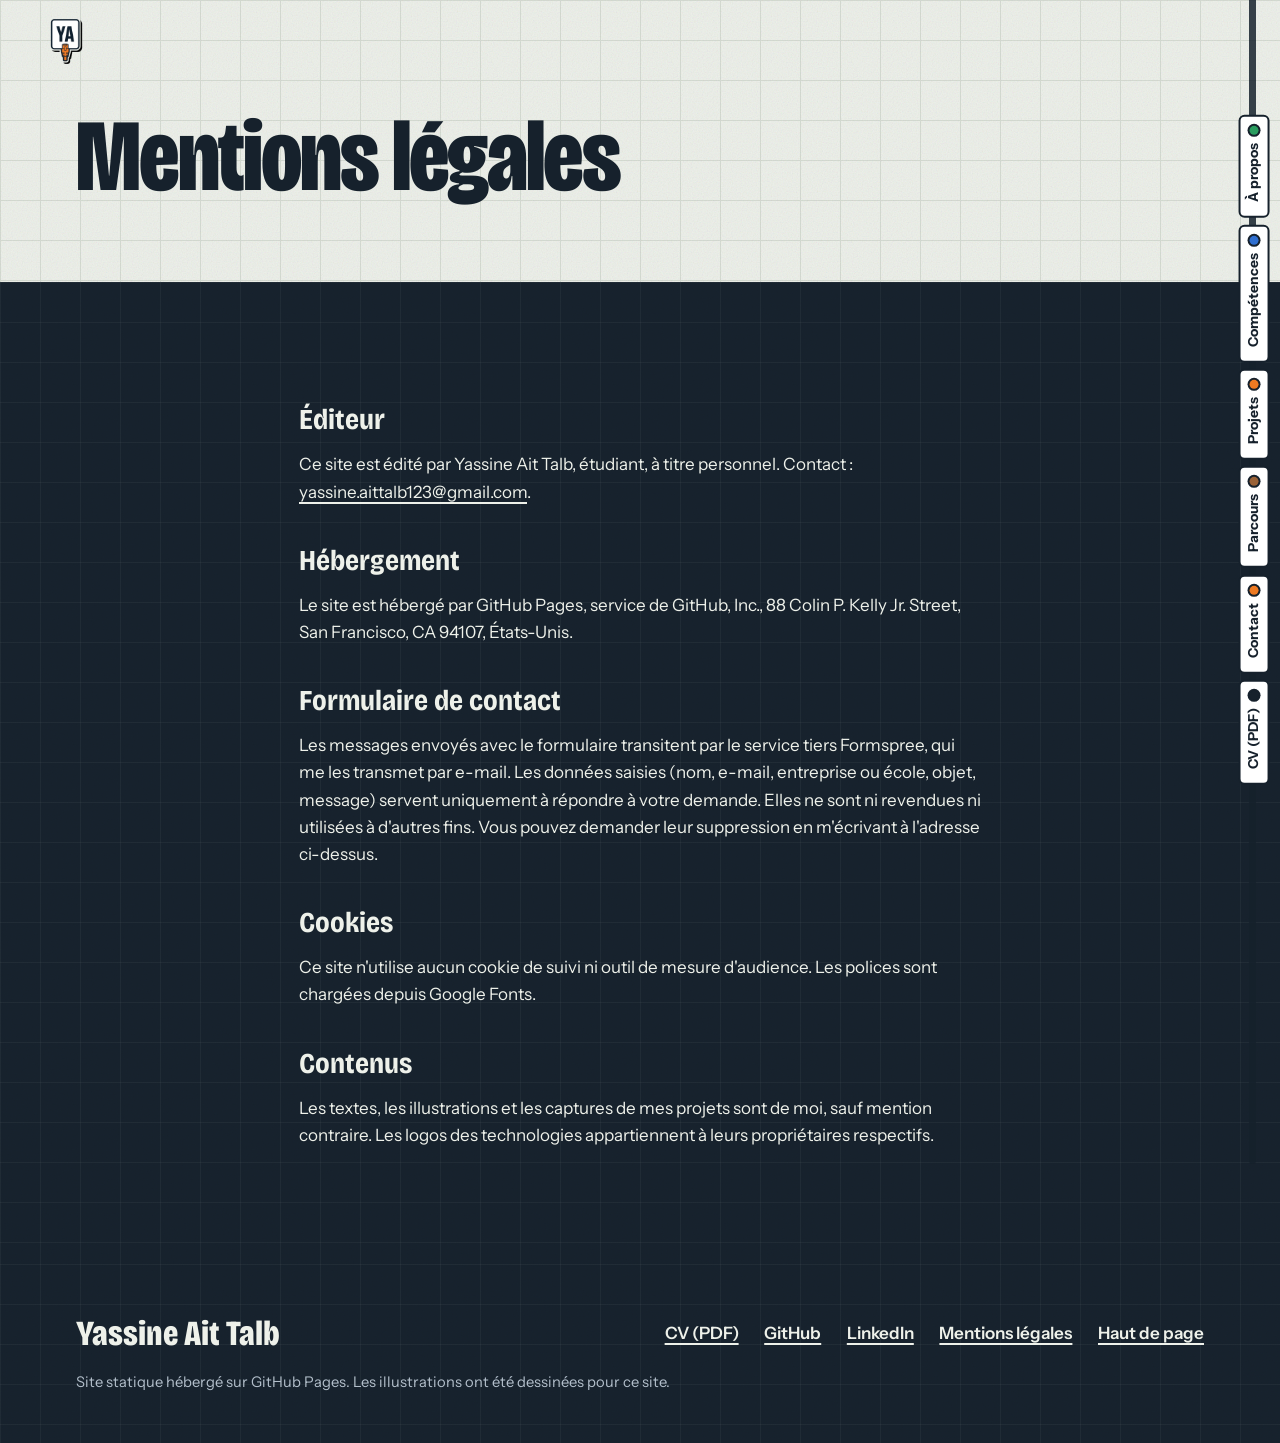
<file: mentions-legales.html>
<!DOCTYPE html>
<html lang="fr">
<head>
  <meta charset="utf-8">
  <meta name="viewport" content="width=device-width, initial-scale=1">
  <title>Mentions légales, Yassine Ait Talb</title>
  <meta name="description" content="Mentions légales du portfolio de Yassine Ait Talb : éditeur, hébergeur, formulaire de contact et cookies.">
  <link rel="canonical" href="https://yassine.aittalb.study/mentions-legales.html">
  <meta property="og:type" content="website">
  <meta property="og:locale" content="fr_FR">
  <meta property="og:title" content="Mentions légales, Yassine Ait Talb">
  <meta property="og:description" content="Mentions légales du portfolio de Yassine Ait Talb : éditeur, hébergeur, formulaire de contact et cookies.">
  <meta property="og:url" content="https://yassine.aittalb.study/mentions-legales.html">
  <meta property="og:image" content="https://yassine.aittalb.study/images/partage.png">
  <meta property="og:image:width" content="1200">
  <meta property="og:image:height" content="630">
  <meta name="twitter:card" content="summary_large_image">
  <meta name="theme-color" content="#16212c">
  <link rel="icon" href="images/logo.png" type="image/png">
  <link rel="preconnect" href="https://fonts.googleapis.com">
  <link rel="preconnect" href="https://fonts.gstatic.com" crossorigin>
  <link rel="stylesheet" href="https://fonts.googleapis.com/css2?family=Bricolage+Grotesque:opsz,wdth,wght@96,75..100,600..800&family=Instrument+Sans:wght@400..700&display=swap" media="print" onload="this.media='all'">
  <noscript><link rel="stylesheet" href="https://fonts.googleapis.com/css2?family=Bricolage+Grotesque:opsz,wdth,wght@96,75..100,600..800&family=Instrument+Sans:wght@400..700&display=swap"></noscript>
  <link rel="stylesheet" href="assets/css/style.css">
</head>
<body>
<a class="aller-contenu" href="#contenu">Aller au contenu</a>
<svg width="0" height="0" style="position:absolute" aria-hidden="true"><defs><pattern id="hach-clair" width="6" height="6" patternUnits="userSpaceOnUse" patternTransform="rotate(45)"><line x1="0" y1="0" x2="0" y2="6" stroke="#16212c" stroke-width="1" stroke-opacity=".5"/></pattern><pattern id="hach-sombre" width="6" height="6" patternUnits="userSpaceOnUse" patternTransform="rotate(45)"><line x1="0" y1="0" x2="0" y2="6" stroke="#eef1ea" stroke-width="1" stroke-opacity=".45"/></pattern><pattern id="raye-o" width="12" height="12" patternUnits="userSpaceOnUse" patternTransform="rotate(40)"><rect width="12" height="12" fill="#f4f2ee"/><rect width="6" height="12" fill="#ee7a22"/></pattern><pattern id="raye-v" width="12" height="12" patternUnits="userSpaceOnUse" patternTransform="rotate(40)"><rect width="12" height="12" fill="#f4f2ee"/><rect width="6" height="12" fill="#2a9d5f"/></pattern><pattern id="raye-b" width="12" height="12" patternUnits="userSpaceOnUse" patternTransform="rotate(40)"><rect width="12" height="12" fill="#f4f2ee"/><rect width="6" height="12" fill="#2f6fd0"/></pattern><pattern id="raye-m" width="12" height="12" patternUnits="userSpaceOnUse" patternTransform="rotate(40)"><rect width="12" height="12" fill="#f4f2ee"/><rect width="6" height="12" fill="#9a6237"/></pattern></defs></svg><nav class="nav-cable" aria-label="Navigation principale">
  <a class="nav-mono" href="index.html" aria-label="Retour à l'accueil"><img src="images/logo.png" alt="" width="45" height="45"></a>
  <ul class="nav-liste"><li><a href="index.html#a-propos" class="etiq c-vert">À propos</a></li><li><a href="index.html#brassage" class="etiq c-bleu">Compétences</a></li><li><a href="index.html#projets" class="etiq c-orange">Projets</a></li><li><a href="index.html#parcours" class="etiq c-marron">Parcours</a></li><li><a href="index.html#contact" class="etiq c-blanc-orange">Contact</a></li><li><a href="cv/CV_Yassine_Ait_Talb.pdf" class="etiq c-cv" download>CV (PDF)</a></li></ul>
  <details class="nav-mobile">
    <summary><span class="fiche-menu" aria-hidden="true"></span>Menu</summary>
    <ul><li><a href="index.html#a-propos" class="etiq c-vert">À propos</a></li><li><a href="index.html#brassage" class="etiq c-bleu">Compétences</a></li><li><a href="index.html#projets" class="etiq c-orange">Projets</a></li><li><a href="index.html#parcours" class="etiq c-marron">Parcours</a></li><li><a href="index.html#contact" class="etiq c-blanc-orange">Contact</a></li><li><a href="cv/CV_Yassine_Ait_Talb.pdf" class="etiq c-cv" download>CV (PDF)</a></li></ul>
  </details>
</nav>
<main id="contenu"><header class="projet-tete papier" id="haut"><div class="conteneur"><h1 class="projet-titre">Mentions légales</h1></div></header>
<section class="section nuit"><div class="conteneur texte-legal">
<h2>Éditeur</h2><p>Ce site est édité par Yassine Ait Talb, étudiant, à titre personnel. Contact : <a href="mailto:yassine.aittalb123@gmail.com">yassine.aittalb123@gmail.com</a>.</p>
<h2>Hébergement</h2><p>Le site est hébergé par GitHub Pages, service de GitHub, Inc., 88 Colin P. Kelly Jr. Street, San Francisco, CA 94107, États-Unis.</p>
<h2>Formulaire de contact</h2><p>Les messages envoyés avec le formulaire transitent par le service tiers Formspree, qui me les transmet par e-mail. Les données saisies (nom, e-mail, entreprise ou école, objet, message) servent uniquement à répondre à votre demande. Elles ne sont ni revendues ni utilisées à d'autres fins. Vous pouvez demander leur suppression en m'écrivant à l'adresse ci-dessus.</p>
<h2>Cookies</h2><p>Ce site n'utilise aucun cookie de suivi ni outil de mesure d'audience. Les polices sont chargées depuis Google Fonts.</p>
<h2>Contenus</h2><p>Les textes, les illustrations et les captures de mes projets sont de moi, sauf mention contraire. Les logos des technologies appartiennent à leurs propriétaires respectifs.</p>
</div></section></main><footer class="pied nuit">
  <div class="conteneur pied-grille">
    <p class="pied-nom">Yassine Ait Talb</p>
    <ul class="pied-liens">
      <li><a href="cv/CV_Yassine_Ait_Talb.pdf" download>CV (PDF)</a></li>
      <li><a href="https://github.com/2yas2">GitHub</a></li>
      <li><a href="https://www.linkedin.com/in/yassine-ait-talb/">LinkedIn</a></li>
      <li><a href="mentions-legales.html">Mentions légales</a></li>
      <li><a href="#haut" class="haut-page">Haut de page</a></li>
    </ul>
    <p class="pied-note">Site statique hébergé sur GitHub Pages. Les illustrations ont été dessinées pour ce site.</p>
  </div>
</footer>
<script src="assets/js/main.js" defer></script>
</body>
</html>
</file>
<file: assets/css/style.css>
/* portfolio yassine ait talb : badge d'acces, papier quadrille et baie de brassage.
   sections claires (papier) et sombres (nuit) en alternance, accents = paires d'un cable t568b */
:root {
  --papier: #edf0ea;
  --papier-2: #f6f7f3;
  --grille: #d6dcd3;
  --encre: #16212c;
  --encre-doux: #47535f;
  --nuit: #16212c;
  --nuit-2: #1d2b3a;
  --nuit-trait: #34465a;
  --clair: #eef1ea;
  --clair-doux: #b3bfcb;
  --orange: #ee7a22;
  --orange-fonce: #b4530b;
  --vert: #2a9d5f;
  --vert-fonce: #1d7546;
  --bleu: #2f6fd0;
  --bleu-clair: #7aa8ef;
  --marron: #9a6237;
  --blanc-fil: #f4f2ee;
  --titre: "Bricolage Grotesque", "Arial Narrow", Arial, sans-serif;
  --texte: "Instrument Sans", "Segoe UI", Arial, sans-serif;
  --grain: url("data:image/svg+xml,%3Csvg xmlns='http://www.w3.org/2000/svg' width='180' height='180'%3E%3Cfilter id='n'%3E%3CfeTurbulence type='fractalNoise' baseFrequency='.8' numOctaves='2' stitchTiles='stitch'/%3E%3C/filter%3E%3Crect width='100%25' height='100%25' filter='url(%23n)'/%3E%3C/svg%3E");
  --rayon: 10px;
  --gouttiere: clamp(1rem, 4vw, 2.75rem);
}

*, *::before, *::after { box-sizing: border-box; }
html { scroll-behavior: smooth; -webkit-text-size-adjust: 100%; overflow-x: clip; }
body { margin: 0; background: var(--papier); color: var(--encre); font-family: var(--texte); font-size: 1.0625rem; line-height: 1.6; overflow-x: clip; }
img, svg { max-width: 100%; }
h1, h2, h3, p, dl, dd, figure { margin: 0; }
h1, h2, h3 { text-wrap: balance; }
ul, ol { margin: 0; padding: 0; list-style: none; }
a { color: inherit; text-decoration-thickness: 2px; text-underline-offset: 4px; }
:focus-visible { outline: 3px solid var(--orange); outline-offset: 3px; border-radius: 4px; }
button, input, select, textarea { font: inherit; }

.aller-contenu { position: absolute; left: 1rem; top: -4rem; z-index: 100; padding: .7rem 1rem; border-radius: 8px; background: var(--encre); color: var(--clair); font-weight: 700; }
.aller-contenu:focus { top: 1rem; }

.conteneur { width: 100%; max-width: 76rem; margin: 0 auto; padding-inline: var(--gouttiere); }

/* fonds */
.papier { position: relative; background-color: var(--papier); color: var(--encre);
  background-image: linear-gradient(var(--grille) 1px, transparent 1px), linear-gradient(90deg, var(--grille) 1px, transparent 1px); background-size: 40px 40px; }
.nuit { position: relative; background-color: var(--nuit); color: var(--clair);
  background-image: linear-gradient(rgba(238, 241, 234, .045) 1px, transparent 1px), linear-gradient(90deg, rgba(238, 241, 234, .045) 1px, transparent 1px); background-size: 40px 40px; }
.papier::after, .nuit::after { content: ""; position: absolute; inset: 0; background: var(--grain); pointer-events: none; }
.papier::after { opacity: .14; mix-blend-mode: multiply; }
.nuit::after { opacity: .07; mix-blend-mode: overlay; }
.papier > *, .nuit > * { position: relative; z-index: 1; }
.nuit a { color: var(--clair); }

.section { padding-block: clamp(4.5rem, 9vw, 7.5rem); }

/* couleurs de fils */
.c-vert { --c: var(--vert); } .c-orange { --c: var(--orange); } .c-bleu { --c: var(--bleu); } .c-marron { --c: var(--marron); }
.c-blanc-bleu { --c: var(--bleu); --raye: 1; } .c-blanc-orange { --c: var(--orange); --raye: 1; } .c-blanc-vert { --c: var(--vert); --raye: 1; } .c-blanc-marron { --c: var(--marron); --raye: 1; }
.c-cv { --c: var(--encre); }

/* typographie */
.titre-section { overflow-wrap: break-word; hyphens: auto; font-family: var(--titre); font-stretch: 75%; font-weight: 800; font-size: clamp(3.4rem, 10vw, 8.5rem); line-height: .86; letter-spacing: -.02em; }
.sous-titre-section { font-family: var(--titre); font-stretch: 80%; font-weight: 800; font-size: clamp(2rem, 4.4vw, 3.4rem); line-height: 1; margin-bottom: 2rem; }
.chapo { font-size: clamp(1.25rem, 2.2vw, 1.6rem); line-height: 1.4; font-weight: 600; margin-block: 1.6rem 1.2rem; max-width: 36ch; }
.chapo-court { max-width: 46ch; margin-block: 1.25rem 2.5rem; font-size: 1.15rem; }
.titre-ligne { display: flex; flex-wrap: wrap; align-items: flex-end; justify-content: space-between; gap: 1rem 2.5rem; margin-bottom: 2.5rem; }
.aide { max-width: 32ch; color: var(--encre-doux); font-size: .98rem; }
.nuit .aide { color: var(--clair-doux); }

/* boutons */
.btn { display: inline-flex; align-items: center; gap: .55rem; min-height: 48px; padding: .7rem 1.2rem; border: 2.5px solid var(--encre); border-radius: 10px; background: #fff; color: var(--encre); font-weight: 700; text-decoration: none; box-shadow: 4px 4px 0 var(--encre); transition: transform .12s, box-shadow .12s; cursor: pointer; }
.btn:hover { transform: translate(-1px, -1px); box-shadow: 5px 5px 0 var(--encre); }
.btn:active { transform: translate(2px, 2px); box-shadow: 1px 1px 0 var(--encre); }
.btn-plein { background: var(--orange); }
.btn-petit { min-height: 38px; padding: .35rem .8rem; font-size: .92rem; box-shadow: 3px 3px 0 var(--encre); }
.nuit .btn { color: var(--encre); }
.actions { display: flex; flex-wrap: wrap; gap: .8rem; }

/* navigation : etiquettes de cable */
.nav-cable { position: static; }
.nav-mono { position: absolute; left: var(--gouttiere); top: 1.2rem; z-index: 51; display: block; text-decoration: none; }
.nav-mono img { display: block; width: auto; height: 45px; }
.nav-liste { position: fixed; z-index: 50; right: 0; top: 50%; transform: translateY(-50%); display: flex; flex-direction: column; gap: .4rem; padding: 1.2rem 0; }
.nav-liste::before { content: ""; position: absolute; right: 24px; top: -40vh; bottom: -40vh; width: 7px; border-radius: 4px; background: var(--encre); opacity: .85; z-index: -1; }
.nav-liste .etiq { position: relative; display: block; margin-right: 10px; padding: .9rem .4rem 1.6rem; border: 2px solid var(--encre); border-radius: 6px; background: #fff; color: var(--encre); font-weight: 700; font-size: .86rem; line-height: 1; text-decoration: none; writing-mode: vertical-rl; transform: rotate(180deg); white-space: nowrap; transition: background .15s, color .15s; }
.nav-liste .etiq::before { content: ""; position: absolute; left: 50%; bottom: .55rem; width: 9px; height: 9px; margin-left: -4.5px; border-radius: 50%; background: var(--c); box-shadow: 0 0 0 2px var(--encre); }
.nav-liste .etiq:hover { background: #fff3c4; }
.etiq.actif { background: var(--c); color: #fff; }
.etiq.c-blanc-orange.actif, .etiq.c-cv.actif { color: #fff; }
.nav-mobile { display: none; }

/* hero */
.hero { display: grid; grid-template-columns: minmax(0, 1.35fr) minmax(0, 1fr); gap: 0 2.5rem; padding: 7.5rem var(--gouttiere) 5.5rem; overflow: hidden; min-height: 100svh; }
.hero-gauche { position: relative; z-index: 3; align-self: center; }
.nom { font-family: var(--titre); font-stretch: 75%; font-weight: 800; font-size: clamp(4.6rem, 13.4vw, 14.5rem); line-height: .82; letter-spacing: -.025em; }
.nom span { display: block; }
.nom span + span { margin-left: .5em; }
.hero-titre { margin: 2rem 0 1rem; font-size: clamp(1.25rem, 2vw, 1.6rem); font-weight: 600; line-height: 1.3; max-width: 30ch; }
.domaines { display: flex; flex-wrap: wrap; gap: .55rem; margin-bottom: 1.4rem; }
.domaines li { padding: .35rem .8rem; border: 2px solid var(--encre); border-radius: 6px; background: var(--c); color: #fff; font-weight: 700; transform: rotate(var(--r, 0deg)); }
.hero-recherche { max-width: 46ch; margin-bottom: 1.8rem; font-size: 1.1rem; }
.hero-droite { position: relative; z-index: 3; min-height: 760px; }
.cordon { position: absolute; left: 50%; top: -7.5rem; width: 300px; height: 380px; margin-left: -150px; }
.badge { position: absolute; left: 50%; top: 245px; width: 300px; margin-left: -150px; padding: 0 18px 18px; border: 3px solid var(--encre); border-radius: 18px; background: #fff; box-shadow: 10px 12px 0 rgba(22, 33, 44, .22); transform: rotate(4deg); transform-origin: 50% -60px; }
.badge-trou { width: 70px; height: 14px; margin: 14px auto 0; border: 2px solid var(--encre); border-radius: 7px; background: var(--papier); }
.badge-haut { display: flex; justify-content: space-between; align-items: center; margin-top: .7rem; font-weight: 700; font-size: .92rem; }
.badge-haut img { display: block; width: auto; height: 36px; }
.badge-photo { display: block; width: 100%; height: auto; aspect-ratio: 1; object-fit: cover; margin-top: .7rem; border: 3px solid var(--encre); border-radius: 10px; }
.badge-nom { margin-top: .8rem; font: 800 2rem/1 var(--titre); font-stretch: 75%; }
.badge-sous { color: var(--encre-doux); font-size: .92rem; }
.badge-acces { margin-top: .8rem; padding: .6rem .75rem; border-radius: 8px; background: var(--nuit); color: #fff; font-weight: 600; font-size: .95rem; line-height: 1.4; }
.badge-acces span { color: #ffb37a; }
.badge-bande { display: block; width: 100%; height: auto; margin-top: .9rem; }
.stk { position: absolute; z-index: 4; left: var(--x); top: var(--y); width: 86px; height: 86px; padding: 13px; border: 2.5px solid var(--encre); border-radius: 20px; background: #fff; transform: rotate(var(--r)); box-shadow: 5px 6px 0 rgba(22, 33, 44, .18); }
.stk::before { content: ""; position: absolute; left: 50%; top: -12px; width: 54px; height: 20px; margin-left: -27px; background: rgba(238, 122, 34, .5); transform: rotate(-4deg); }
.stk img { display: block; width: 100%; height: 100%; }

/* jonctions : le cable passe d'une section a l'autre */
.jonction { position: relative; z-index: 6; height: 0; pointer-events: none; }
.jonction svg { position: absolute; left: 0; top: -75px; width: 100%; height: 150px; }
.jonction svg path { vector-effect: non-scaling-stroke; }
.coupleur { position: absolute; top: -17px; width: 54px; height: 34px; margin-left: -27px; border: 3px solid var(--encre); border-radius: 6px; background: #dfe6ec; box-shadow: 3px 3px 0 rgba(22, 33, 44, .25); }
.coupleur::before, .coupleur::after { content: ""; position: absolute; top: 7px; width: 14px; height: 14px; border: 2px solid var(--encre); border-radius: 2px; background: #fff; }
.coupleur::before { left: 6px; } .coupleur::after { right: 6px; }

/* illustrations */
.illu { display: block; width: 100%; height: auto; overflow: visible; }
.illu text { font-family: var(--texte); }

/* a propos */
.apropos-grille { display: grid; grid-template-columns: minmax(0, 1.25fr) minmax(0, 1fr); gap: 3rem 4rem; align-items: start; }
.a-propos p + p { margin-top: 1rem; max-width: 60ch; }
.a-propos .chapo + p { margin-top: 0; }
.plaque { position: relative; padding: 1.4rem 1.4rem 1.6rem; border: 2px solid var(--nuit-trait); border-radius: 12px; background: var(--nuit-2); }
.plaque-tete { display: flex; justify-content: space-between; align-items: center; margin-bottom: 1rem; font: 800 1.6rem var(--titre); font-stretch: 80%; }
.plaque-vis { width: 16px; height: 16px; border-radius: 50%; background: radial-gradient(circle, var(--nuit-trait) 30%, var(--clair-doux) 34%); }
.plaque dl { display: grid; grid-template-columns: auto 1fr; gap: .6rem 1.2rem; }
.plaque dt { color: var(--clair-doux); font-weight: 600; }
.plaque dd { font-weight: 600; }
.cv-apercu { display: grid; grid-template-columns: 110px 1fr; align-items: center; gap: 1rem; margin-top: 1.6rem; padding-top: 1.4rem; border-top: 2px dashed var(--nuit-trait); font-weight: 700; color: var(--clair); }
.cv-apercu img { display: block; width: 110px; height: auto; border-radius: 4px; transform: rotate(-3deg); box-shadow: 4px 5px 0 rgba(0, 0, 0, .35); transition: transform .2s; }
.cv-apercu:hover img { transform: rotate(0deg) scale(1.04); }
.cv-apercu span { text-decoration: underline; text-decoration-color: var(--orange); }
.kit { display: grid; grid-template-columns: repeat(6, minmax(0, 1fr)); gap: 1.5rem; align-items: end; margin-top: 4.5rem; }
.kit-objet .illu { max-height: 150px; }
.kit-objet:last-child .illu { max-height: 220px; }

/* panneau de brassage */
.baie-panneau { padding: clamp(1rem, 2vw, 1.8rem); border: 3px solid var(--encre); border-radius: 16px; background: var(--nuit); color: var(--clair); box-shadow: 10px 12px 0 rgba(22, 33, 44, .18); }
.panneau { display: block; width: 100%; height: auto; overflow: visible; }
.panneau-v { display: none; max-width: 26rem; margin-inline: auto; }
.plaque { }
.panneau .plaque { fill: #26384d; stroke: #3d536b; stroke-width: 2; }
.panneau .vis { fill: #3d536b; stroke: #0e1720; stroke-width: 1.5; }
.panneau .fente { stroke: #0e1720; stroke-width: 1.6; }
.panneau .prise { fill: #0e1720; stroke: #6f8297; stroke-width: 2; }
.panneau .trou { fill: #26384d; }
.panneau .tuile { fill: #fff; stroke: var(--encre); stroke-width: 2; }
.panneau .mono { fill: var(--encre); font: 800 13px var(--titre); font-stretch: 80%; text-anchor: middle; }
.panneau .zone { fill: transparent; }
.fam-nom { fill: var(--clair); font: 700 14px var(--texte); text-anchor: middle; }
.fam-nom.g { text-anchor: start; font-size: 13px; }
.fam-raye { stroke: var(--blanc-fil); stroke-width: 6; stroke-dasharray: 7 7; }
.lib-s { fill: var(--clair); font: 600 13.5px var(--texte); text-anchor: middle; }
.lib-s.r { text-anchor: start; }
.lib-s.v { text-anchor: end; font-size: 14px; }
.lib-p { fill: var(--clair); font: 700 15px var(--texte); text-anchor: middle; }
.lib-p.v { text-anchor: start; }
.lib-ec { fill: #ffb37a; font: 600 12.5px var(--texte); text-anchor: middle; }
.lib-ec.v { text-anchor: start; }
.port { cursor: pointer; outline: none; }
.port:focus-visible .prise { stroke: var(--orange); stroke-width: 4; }
.port:focus-visible .lib-s, .port:focus-visible .lib-p { text-decoration: underline; }
.port-p.encours .prise { stroke-dasharray: 5 3; }
.cable path { fill: none; stroke-linecap: round; }
.cable .gaine { stroke: #0b131c; stroke-width: 9; }
.cable .ame { stroke: var(--c); stroke-width: 5.5; }
.cable .raye { stroke: var(--blanc-fil); stroke-width: 5.5; stroke-dasharray: 6 7; }
.cable, .port, .famille { transition: opacity .2s ease; }
.panneau.filtre .cable:not(.allume) { opacity: .1; }
.panneau.filtre .port:not(.allume) { opacity: .3; }
.panneau.filtre .cable.allume .ame { stroke-width: 7; }
.panneau.filtre .port.allume .prise { stroke: #fff; }
.lecture { min-height: 3.4em; margin-top: 1rem; padding: .8rem 1rem; border-radius: 8px; background: #0e1720; color: var(--clair-doux); }
.lecture strong { color: #fff; }
.renvoi { margin-top: 1.4rem; font-weight: 700; }
@media (prefers-reduced-motion: no-preference) {
  .branche .gaine, .branche .ame { stroke-dasharray: 1; stroke-dashoffset: 1; animation: brancher .6s ease-out forwards; animation-delay: calc(var(--i) * 55ms + 250ms); }
  .branche .raye { opacity: 0; animation: apparaitre .2s forwards; animation-delay: calc(var(--i) * 55ms + 850ms); }
}
@keyframes brancher { to { stroke-dashoffset: 0; } }
@keyframes apparaitre { to { opacity: 1; } }

/* projets */
.filtres { display: flex; flex-wrap: wrap; gap: .5rem; }
.filtre { min-height: 44px; padding: .45rem .95rem; border: 2px solid var(--clair); border-radius: 8px; background: transparent; color: var(--clair); font-weight: 700; cursor: pointer; }
.filtre[aria-pressed="true"] { background: var(--clair); color: var(--encre); }
.filtre-etat { color: var(--clair-doux); min-height: 1.5em; }
.planche { display: grid; grid-template-columns: minmax(0, 1fr) minmax(0, 1.1fr); gap: 2rem 4rem; align-items: center; padding-block: 3rem; border-top: 2px dashed var(--nuit-trait); }
.planche.inverse .planche-visuel { order: 2; }
.planche-visuel { display: block; padding: 1.6rem; border: 2px solid var(--nuit-trait); border-radius: 14px; background: var(--nuit-2); box-shadow: inset 0 6px 0 var(--c); transition: transform .2s; }
.planche-visuel:hover { transform: rotate(-1deg); }
.planche-contexte { color: var(--clair-doux); font-weight: 600; font-size: .98rem; }
.planche h3 { margin-top: .4rem; font-family: var(--titre); font-stretch: 80%; font-weight: 800; font-size: clamp(2.2rem, 4.2vw, 3.6rem); line-height: .95; }
.planche h3 a, .chantier h3 a { text-decoration: none; }
.planche h3 a:hover, .chantier h3 a:hover { text-decoration: underline; }
.planche-sous { margin: .3rem 0 1rem; font-size: 1.15rem; font-weight: 600; color: var(--bleu-clair); }
.planche-texte > p:not(.planche-contexte):not(.planche-sous) { max-width: 58ch; }
.technos { display: flex; flex-wrap: wrap; gap: .3rem 1.1rem; margin-block: 1.2rem; font-weight: 700; font-size: .95rem; }
.technos li::before { content: ""; display: inline-block; width: 14px; height: 4px; margin-right: .45rem; vertical-align: middle; border-radius: 2px; background: currentColor; opacity: .55; }
.planche-liens { display: flex; flex-wrap: wrap; align-items: center; gap: .8rem 1.6rem; }
.lien-projet { display: inline-flex; align-items: center; min-height: 44px; padding: .55rem 1.1rem; border-radius: 8px; background: var(--orange); color: var(--encre) !important; font-weight: 800; text-decoration: none; box-shadow: 3px 3px 0 #0b131c; }
.lien-code { font-weight: 700; }
.sans-code { color: var(--clair-doux); font-size: .95rem; }
.chantiers { display: grid; grid-template-columns: repeat(2, minmax(0, 1fr)); gap: 2rem; }
.chantier { display: grid; gap: 1.2rem; padding: 1.6rem; border: 3px solid var(--encre); border-radius: 16px; background: #fff; box-shadow: 8px 9px 0 rgba(22, 33, 44, .16); }
.chantier.large { grid-column: 1 / -1; grid-template-columns: minmax(0, .9fr) minmax(0, 1.1fr); gap: 2rem 3rem; align-items: start; }
.chantier-visuel { padding: 1rem; border: 2px dashed var(--grille); border-radius: 10px; background: var(--papier-2); }
.chantier h3 { font-family: var(--titre); font-stretch: 80%; font-weight: 800; font-size: clamp(1.9rem, 3.2vw, 2.6rem); line-height: 1; margin-block: .6rem .3rem; }
.chantier .planche-contexte { color: var(--encre-doux); margin-bottom: .8rem; }
.chantier .lien-projet { box-shadow: 3px 3px 0 var(--encre); }
.badge-encours { display: inline-block; padding: .2rem .7rem; border: 2px dashed var(--encre); border-radius: 6px; background: #fff3c4; font-weight: 800; font-size: .9rem; transform: rotate(-2deg); }
.avancement { margin-block: .4rem 1.4rem; }
.avancement-titre { font-weight: 700; margin-bottom: .6rem; }
.etapes-tp { display: grid; grid-template-columns: repeat(2, minmax(0, 1fr)); grid-template-rows: repeat(4, auto); grid-auto-flow: column; gap: .45rem 1.4rem; }
.etapes-tp li { display: flex; align-items: center; gap: .55rem; font-weight: 600; }
.etapes-tp em { margin-left: auto; font-style: normal; font-size: .85rem; color: var(--encre-doux); }
.etapes-tp .puce { flex: none; width: 18px; height: 18px; border: 2.5px solid var(--encre); border-radius: 50%; }
.etapes-tp .fait .puce { background: var(--vert); }
.etapes-tp .encours .puce { background: linear-gradient(90deg, var(--orange) 50%, #fff 50%); }
.etapes-tp .avenir .puce { background: #fff; }
.quadrille-fort { background-size: 20px 20px; }

/* competences */
.comp-grille { display: grid; grid-template-columns: repeat(3, minmax(0, 1fr)); gap: 2.4rem 2.6rem; }
.comp-groupe h3 { display: flex; align-items: center; gap: .7rem; margin-bottom: 1rem; font: 800 1.7rem/1.05 var(--titre); font-stretch: 85%; }
.comp-groupe h3::before { content: ""; flex: none; width: 34px; height: 9px; border-radius: 5px; background: var(--c); }
.comp-groupe[class*="c-blanc"] h3::before { background: repeating-linear-gradient(90deg, var(--c) 0 6px, var(--blanc-fil) 6px 11px); }
.comp-groupe li { display: grid; grid-template-columns: 44px 1fr; grid-template-rows: auto auto; column-gap: .9rem; align-items: center; padding-block: .55rem; border-top: 1px solid var(--nuit-trait); }
.logo-case { grid-row: span 2; display: grid; place-items: center; width: 44px; height: 44px; border-radius: 10px; background: #fff; }
.logo-case img { width: 28px; height: 28px; }
.mono-logo { color: var(--encre); font: 800 .82rem var(--titre); font-stretch: 80%; }
.comp-nom { font-weight: 700; }
.util { font-size: .9rem; color: var(--clair-doux); }
.util a { color: #ffb37a; }

/* parcours */
.frise-zone { position: relative; padding: 1.4rem 1rem 1rem; border: 3px solid var(--encre); border-radius: 16px; background: #fff; box-shadow: 10px 12px 0 rgba(22, 33, 44, .14); }
.frise { display: block; width: 100%; height: auto; overflow: visible; }
.frise-v { display: none; max-width: 24rem; margin-inline: auto; }
.grad { stroke: var(--grille); stroke-width: 1.5; }
.an { fill: var(--encre-doux); font: 700 15px var(--texte); text-anchor: middle; stroke: none; }
.an.v { text-anchor: end; }
.auj { stroke: var(--encre); stroke-width: 1.5; stroke-dasharray: 3 5; }
.auj-t { fill: var(--encre); font: 600 13px var(--texte); text-anchor: middle; stroke: none; }
.nom-ligne { font: 800 17px var(--titre); font-stretch: 85%; stroke: none; }
.nom-ligne.c { text-anchor: middle; }
.trace { stroke-width: 15; }
.trace-raye { stroke: var(--blanc-fil); stroke-width: 5; stroke-dasharray: 10 13; }
.trace.futur { stroke-dasharray: 2 20; stroke-width: 13; }
.station { cursor: pointer; outline: none; }
.station .arret { fill: #fff; stroke-width: 5; transition: fill .15s; }
.station.l-form .arret { stroke: var(--vert); } .station.l-exp .arret { stroke: var(--marron); }
.station .icone { fill: none; stroke: var(--encre); stroke-width: 2.4; stroke-linejoin: round; stroke-linecap: round; --f: #fff; }
.station:hover .arret, .station.actif .arret { fill: #fff3c4; }
.station:focus-visible .arret { stroke: var(--orange); stroke-width: 7; }
.st-lieu { fill: var(--encre); font: 700 15px var(--texte); text-anchor: middle; stroke: none; }
.st-date { fill: var(--encre-doux); font: 500 13px var(--texte); text-anchor: middle; stroke: none; }
.st-lieu.v, .st-date.v { text-anchor: start; }
.st-lieu.v.g, .st-date.v.g { text-anchor: end; }
.bulle { position: absolute; z-index: 5; width: min(21rem, calc(100% - 2rem)); padding: .9rem 1rem; border: 2.5px solid var(--encre); border-radius: 10px; background: #fff; box-shadow: 5px 6px 0 var(--c, var(--encre)); font-size: .95rem; line-height: 1.45; pointer-events: none; }
.bulle strong { display: block; font-size: 1.02rem; }
.bulle .b-dates { display: block; color: var(--c); font-weight: 700; }
.bulle .b-lieu, .bulle .b-missions { display: block; color: var(--encre-doux); }
.bulle.l-form { --c: var(--vert-fonce); } .bulle.l-exp { --c: var(--marron); }
.parcours-listes { display: grid; grid-template-columns: repeat(2, minmax(0, 1fr)); gap: 2.5rem 4rem; margin-top: 3rem; }
.ligne-titre { display: flex; align-items: center; gap: .8rem; margin-bottom: 1.2rem; font: 800 2rem var(--titre); font-stretch: 80%; }
.ligne-titre::before { content: ""; width: 44px; height: 12px; border-radius: 6px; background: repeating-linear-gradient(90deg, var(--c) 0 10px, var(--blanc-fil) 10px 15px); border: 2px solid var(--encre); }
.l-form { --c: var(--vert); } .l-exp { --c: var(--marron); }
.etapes { display: grid; gap: 1.1rem; }
.etapes li { padding: .2rem 0 .2rem 1.1rem; border-left: 4px solid var(--grille); transition: border-color .15s; }
.etapes li.actif { border-left-color: var(--c); }
.etape-date { display: block; font-size: .92rem; font-weight: 700; color: var(--encre-doux); }
.etapes strong { display: block; font-size: 1.12rem; }
.etape-lieu { display: block; font-weight: 600; }
.etape-missions { display: block; margin-top: .2rem; color: var(--encre-doux); }

/* en plus */
.plus-grille { display: grid; grid-template-columns: minmax(0, .9fr) minmax(0, 1.1fr); gap: 3rem 4rem; align-items: start; }
.plus-infos { display: grid; gap: .4rem; margin-top: 2rem; }
.plus-infos dt { color: var(--clair-doux); font-weight: 700; margin-top: .8rem; }
.plus-infos dd { font-size: 1.2rem; font-weight: 600; }
.interets { display: grid; grid-template-columns: repeat(2, minmax(0, 1fr)); gap: 1.4rem; }
.interet { padding: 1.2rem 1.2rem .9rem; border: 2px solid var(--nuit-trait); border-radius: 14px; background: var(--nuit-2); text-align: center; }
.interet .illu { max-height: 120px; }
.interet figcaption { margin-top: .6rem; font: 800 1.3rem var(--titre); font-stretch: 85%; }

/* contact */
.contact-grille { display: grid; grid-template-columns: minmax(0, 1.2fr) minmax(0, .8fr); gap: 3rem 4rem; align-items: start; }
.formulaire { display: grid; grid-template-columns: repeat(2, minmax(0, 1fr)); gap: 1.1rem 1.4rem; padding: clamp(1.2rem, 3vw, 2rem); border: 3px solid var(--encre); border-radius: 16px; background: #fff; box-shadow: 10px 12px 0 rgba(22, 33, 44, .14); }
.champ { display: grid; gap: .35rem; align-content: start; }
.champ-large { grid-column: 1 / -1; }
.champ label { font-weight: 700; }
.facultatif { font-weight: 400; color: var(--encre-doux); }
.champ input, .champ select, .champ textarea { width: 100%; min-height: 48px; padding: .65rem .8rem; border: 2px solid var(--encre); border-radius: 8px; background: var(--papier-2); color: var(--encre); }
.champ textarea { resize: vertical; min-height: 9rem; }
.champ input:focus, .champ select:focus, .champ textarea:focus { outline: 3px solid var(--orange); outline-offset: 1px; background: #fff; }
.champ [aria-invalid="true"] { border-color: #c0362c; background: #fff4f2; }
.erreur { min-height: 1.2em; color: #b02a20; font-size: .9rem; font-weight: 600; }
.champ-case { grid-template-columns: auto 1fr; align-items: start; column-gap: .7rem; }
.champ-case input { width: 24px; min-height: 24px; height: 24px; margin-top: .2rem; accent-color: var(--orange); }
.champ-case label { font-weight: 500; font-size: .95rem; }
.champ-case .erreur { grid-column: 1 / -1; }
.champ-piege { position: absolute; left: -9999px; width: 1px; height: 1px; overflow: hidden; }
.envoi { display: flex; flex-wrap: wrap; align-items: center; gap: 1rem; }
.etat-envoi { font-weight: 700; }
.etat-envoi.ok { color: var(--vert-fonce); }
.etat-envoi.ko { color: #b02a20; }
.contact-cote .illu { margin-bottom: 1.6rem; }
.contact-libelle { font-weight: 700; color: var(--encre-doux); }
.mail-ligne { display: flex; flex-wrap: wrap; align-items: center; gap: .6rem 1rem; margin-top: .2rem; font-size: 1.2rem; font-weight: 700; overflow-wrap: anywhere; }
.copie-ok { min-height: 1.5em; color: var(--vert-fonce); font-weight: 700; }
.contact-infos { display: grid; gap: .2rem; margin-top: 1.2rem; }
.contact-infos dt { margin-top: .7rem; color: var(--encre-doux); font-weight: 700; }
.contact-infos dd { font-weight: 600; }

/* pied de page */
.pied { padding-block: 3rem; }
.pied-grille { display: grid; grid-template-columns: auto 1fr; gap: 1rem 2rem; align-items: center; }
.pied-nom { font: 800 2.2rem var(--titre); font-stretch: 75%; }
.pied-liens { display: flex; flex-wrap: wrap; justify-content: flex-end; gap: .5rem 1.6rem; font-weight: 600; }
.pied-note { grid-column: 1 / -1; color: var(--clair-doux); font-size: .92rem; }

/* tablettes */
@media (max-width: 1100px) {
  .nav-liste { display: none; }
  .nav-mobile { display: block; position: fixed; right: 1rem; bottom: 1rem; z-index: 60; }
  .nav-mobile summary { display: flex; align-items: center; gap: .55rem; min-height: 50px; padding: .6rem 1.1rem; border: 2.5px solid var(--encre); border-radius: 999px; background: var(--orange); color: var(--encre); font-weight: 800; list-style: none; cursor: pointer; box-shadow: 3px 3px 0 var(--encre); }
  .nav-mobile summary::-webkit-details-marker { display: none; }
  .fiche-menu { width: 22px; height: 14px; border: 2.5px solid var(--encre); border-radius: 3px; background: #fff; }
  .nav-mobile ul { position: absolute; right: 0; bottom: calc(100% + .6rem); display: grid; gap: .4rem; min-width: 14rem; padding: .8rem; border: 2.5px solid var(--encre); border-radius: 12px; background: #fff; box-shadow: 5px 6px 0 var(--encre); }
  .nav-mobile .etiq { transform: none; margin: 0; border-radius: 6px; }
  .kit { grid-template-columns: repeat(3, minmax(0, 1fr)); }
  .comp-grille { grid-template-columns: repeat(2, minmax(0, 1fr)); }
}

/* mobile */
@media (max-width: 760px) {
  .nav-mono { top: .9rem; }
  .nav-mono img { height: 40px; }
  .hero { grid-template-columns: minmax(0, 1fr); padding-top: 5.5rem; min-height: 0; }
  .nom { font-size: 23vw; }
  .hero-droite { min-height: 880px; }
  .cordon { transform: scale(.8); transform-origin: top center; top: -2rem; }
  .badge { top: 245px; width: min(300px, 82vw); margin-left: max(-150px, -41vw); }
  .stk { width: 62px; height: 62px; padding: 9px; border-radius: 15px; }
  .stk:nth-of-type(n+5) { display: none; }
  .stk:nth-of-type(1) { left: 2%; top: 49%; } .stk:nth-of-type(2) { left: 78%; top: 52%; }
  .stk:nth-of-type(3) { left: 4%; top: 61%; } .stk:nth-of-type(4) { left: 80%; top: 64%; }
  .apropos-grille, .plus-grille, .contact-grille, .parcours-listes { grid-template-columns: minmax(0, 1fr); }
  .kit { grid-template-columns: repeat(2, minmax(0, 1fr)); gap: 1.2rem; }
  .panneau-h { display: none; } .panneau-v { display: block; }
  .baie-panneau { padding-inline: .7rem; }
  .planche, .planche.inverse { grid-template-columns: minmax(0, 1fr); gap: 1.4rem; }
  .planche.inverse .planche-visuel { order: 0; }
  .chantiers, .chantier.large { grid-template-columns: minmax(0, 1fr); }
  .etapes-tp { grid-template-columns: minmax(0, 1fr); grid-template-rows: none; grid-auto-flow: row; }
  .comp-grille { grid-template-columns: minmax(0, 1fr); }
  .frise-h { display: none; } .frise-v { display: block; }
  .formulaire { grid-template-columns: minmax(0, 1fr); }
  .jonction svg { top: -50px; height: 100px; }
  .pied-grille { grid-template-columns: minmax(0, 1fr); }
  .pied-liens { justify-content: flex-start; }
}

@media (prefers-reduced-motion: reduce) {
  html { scroll-behavior: auto; }
  *, *::before, *::after { transition: none !important; animation: none !important; }
}

/* ---------- pages projets ---------- */
.projet-tete { padding: 7rem 0 5rem; overflow: hidden; }
.projet-tete-grille { display: grid; grid-template-columns: minmax(0, 1.15fr) minmax(0, 1fr); gap: 2.5rem 4rem; align-items: center; }
.fil-ariane { margin-bottom: 1.2rem; font-weight: 700; color: var(--encre-doux); }
.projet-titre { font-family: var(--titre); font-stretch: 75%; font-weight: 800; font-size: clamp(3rem, 8vw, 7rem); line-height: .88; letter-spacing: -.02em; }
.projet-sous { margin-top: .8rem; font-size: clamp(1.2rem, 2vw, 1.5rem); font-weight: 600; color: var(--bleu); }
.projet-tete .badge-encours { margin-bottom: 1rem; }
.projet-infos { display: grid; grid-template-columns: auto 1fr; gap: .45rem 1.2rem; margin: 1.8rem 0 1.4rem; max-width: 36rem; }
.projet-infos dt { font-weight: 700; color: var(--encre-doux); }
.projet-infos dd { font-weight: 600; }
.technos-logos { display: flex; flex-wrap: wrap; gap: .5rem; margin-bottom: 1.8rem; }
.technos-logos li { display: inline-flex; align-items: center; gap: .45rem; padding: .35rem .7rem .35rem .45rem; border: 2px solid var(--encre); border-radius: 8px; background: #fff; font-weight: 700; font-size: .93rem; }
.technos-logos img { width: 22px; height: 22px; }
.sans-logo { width: 10px; height: 10px; margin-inline: 6px; border-radius: 50%; background: var(--encre); }
.sans-depot { font-weight: 700; color: var(--encre-doux); }
.projet-vignette { padding: clamp(1rem, 3vw, 2.2rem); border: 3px solid var(--encre); border-radius: 18px; background: #fff; box-shadow: inset 0 8px 0 var(--c), 10px 12px 0 rgba(22, 33, 44, .16); transform: rotate(1.5deg); }
.titre-section.moyen { font-size: clamp(2.6rem, 6.5vw, 5.2rem); margin-bottom: 1.8rem; }
.deux-col { display: grid; grid-template-columns: minmax(0, .9fr) minmax(0, 1.1fr); gap: 2rem 4rem; align-items: start; }
.texte-long { max-width: 62ch; font-size: 1.12rem; }
.texte-long p + p, p.texte-long + p.texte-long { margin-top: 1rem; }
.fonctions { display: grid; grid-template-columns: repeat(2, minmax(0, 1fr)); gap: 1.2rem 3rem; }
.fonctions li { position: relative; padding: 1rem 1rem 1rem 1.3rem; border-left: 5px solid var(--encre); background: rgba(255, 255, 255, .6); border-radius: 0 10px 10px 0; }
.fonctions strong { display: block; font-family: var(--titre); font-stretch: 85%; font-size: 1.3rem; line-height: 1.15; margin-bottom: .25rem; }
.fonctions li:nth-child(4n+1) { border-color: var(--orange); } .fonctions li:nth-child(4n+2) { border-color: var(--vert); }
.fonctions li:nth-child(4n+3) { border-color: var(--bleu); } .fonctions li:nth-child(4n) { border-color: var(--marron); }
figure.large { margin-bottom: 3rem; padding: 1.2rem; border: 3px solid var(--encre); border-radius: 16px; background: #fff; }
figure.large figcaption, .schema-fig figcaption, .cap figcaption { margin-top: .8rem; font-size: .95rem; color: var(--encre-doux); }
.nuit .schema-fig figcaption { color: var(--clair-doux); }
.schema-fig { padding: clamp(1rem, 2.5vw, 2rem); border: 2px solid var(--nuit-trait); border-radius: 16px; background: var(--nuit-2); }
.schema-fig.blanc { border: 3px solid var(--encre); background: #fff; }
.defile { overflow-x: auto; }
.defile .illu { min-width: 760px; }
.galerie { display: grid; grid-template-columns: repeat(2, minmax(0, 1fr)); gap: 2.2rem 2.4rem; }
.cap-lien { display: block; overflow: hidden; border: 3px solid var(--encre); border-radius: 12px; background: #fff; box-shadow: 7px 8px 0 rgba(22, 33, 44, .16); transition: transform .15s; }
.cap-lien:hover { transform: translate(-2px, -2px); }
.cap-barre { display: flex; gap: 6px; padding: 9px 12px; border-bottom: 3px solid var(--encre); background: var(--papier-2); }
.cap-barre i { width: 11px; height: 11px; border: 2px solid var(--encre); border-radius: 50%; }
.cap-barre i:nth-child(1) { background: var(--orange); } .cap-barre i:nth-child(2) { background: #fff3c4; } .cap-barre i:nth-child(3) { background: var(--vert); }
.cap img { display: block; width: 100%; height: auto; aspect-ratio: auto; }
.cap figcaption { font-weight: 600; color: var(--encre); }
.role-grille { display: grid; grid-template-columns: minmax(0, 1fr) minmax(0, 1fr) minmax(0, 1fr); gap: 2rem 2.6rem; align-items: start; }
.carte-note { padding: 1.4rem; border: 2px solid var(--nuit-trait); border-radius: 14px; background: var(--nuit-2); }
.carte-note h3 { margin-bottom: .6rem; font-family: var(--titre); font-stretch: 85%; font-size: 1.6rem; }
.carte-note:nth-child(2) { box-shadow: inset 0 6px 0 var(--orange); } .carte-note:nth-child(3) { box-shadow: inset 0 6px 0 var(--vert); }
.motifs { display: grid; grid-template-columns: repeat(2, minmax(0, 1fr)); gap: 2rem; }
.motif { padding: 1.4rem; border: 3px solid var(--encre); border-radius: 16px; background: #fff; box-shadow: 7px 8px 0 rgba(22, 33, 44, .14); }
.motif-schema { margin-bottom: 1rem; padding: .8rem; border: 2px dashed var(--grille); border-radius: 10px; background: var(--papier-2); }
.motif h3 { font-family: var(--titre); font-stretch: 80%; font-size: 1.9rem; margin-bottom: .5rem; }
.motif p + p { margin-top: .5rem; }
.imprevus { display: grid; grid-template-columns: repeat(5, minmax(0, 1fr)); gap: 1rem; margin-top: 2rem; }
.imprevus li { padding: 1rem; border: 2px dashed var(--orange); border-radius: 10px; }
.imprevus strong { display: block; color: #ffb37a; }
.extraits { display: grid; grid-template-columns: minmax(0, 1fr) minmax(0, 1fr); gap: 1.6rem; align-items: start; }
.extrait:nth-child(2) { grid-row: span 2; grid-column: 2; }
.extrait:nth-child(3) { grid-column: 1; grid-row: 2; }
.extrait { border: 3px solid var(--encre); border-radius: 12px; background: #fff; overflow: hidden; box-shadow: 6px 7px 0 var(--c); }
.extrait figcaption { display: flex; align-items: center; gap: .6rem; padding: .6rem .9rem; border-bottom: 3px solid var(--encre); font-weight: 700; }
.ext-badge { padding: .1rem .55rem; border-radius: 5px; background: var(--c); color: #fff; font-weight: 800; }
.extrait pre { margin: 0; padding: 1rem; overflow-x: auto; font-size: .78rem; line-height: 1.5; background: var(--papier-2); }
.ecrans { display: grid; grid-template-columns: repeat(3, minmax(0, 15rem)); justify-content: center; gap: 2.5rem; }
.ecran:nth-child(2) { transform: translateY(2rem); }
.nav-projets { padding-block: 3.5rem; }
.nav-projets-grille { display: grid; grid-template-columns: 1fr auto 1fr; gap: 1.5rem; align-items: center; }
.nav-p { display: grid; gap: .2rem; padding: 1rem 1.2rem; border: 3px solid var(--encre); border-radius: 12px; background: #fff; text-decoration: none; box-shadow: 5px 6px 0 var(--encre); }
.nav-p span { font-weight: 600; color: var(--encre-doux); }
.nav-p strong { font-family: var(--titre); font-stretch: 80%; font-size: 1.7rem; line-height: 1; }
.nav-p.suiv { text-align: right; }
.nav-centre { display: grid; justify-items: center; gap: .8rem; }
.lien-retour { font-weight: 700; }
.visionneuse { width: min(96vw, 1400px); max-height: 94vh; padding: 1rem; border: 3px solid var(--encre); border-radius: 14px; background: var(--papier); color: var(--encre); }
.visionneuse::backdrop { background: rgba(14, 23, 32, .85); }
.visionneuse img { display: block; max-width: 100%; max-height: 74vh; margin: 0 auto; border: 2px solid var(--encre); }
.visionneuse figcaption { margin-top: .7rem; text-align: center; font-weight: 700; }
.vis-boutons { display: flex; flex-wrap: wrap; justify-content: center; align-items: center; gap: .7rem; margin-top: .8rem; }
.vis-compte { font-weight: 700; min-width: 4rem; text-align: center; }
.texte-legal { max-width: 70ch; }
.texte-legal h2 { margin: 2rem 0 .5rem; font-family: var(--titre); font-stretch: 85%; font-size: 1.8rem; }
.texte-legal h2:first-child { margin-top: 0; }
.erreur-404 { min-height: 100svh; display: grid; align-items: center; padding-block: 6rem; }
.e404-grille { display: grid; grid-template-columns: minmax(0, 1fr) minmax(0, 1.1fr); gap: 2rem 4rem; align-items: center; }
.e404-code { font-family: var(--titre); font-stretch: 75%; font-weight: 800; font-size: clamp(6rem, 18vw, 14rem); line-height: .8; color: var(--orange); text-shadow: 5px 5px 0 var(--encre); }

@media (max-width: 1100px) {
  .role-grille { grid-template-columns: minmax(0, 1fr) minmax(0, 1fr); }
  .role-grille > div:first-child { grid-column: 1 / -1; }
  .imprevus { grid-template-columns: repeat(2, minmax(0, 1fr)); }
  .extraits { grid-template-columns: minmax(0, 1fr); }
  .extrait:nth-child(2), .extrait:nth-child(3) { grid-row: auto; grid-column: auto; }
}
@media (max-width: 760px) {
  .projet-tete { padding-top: 5.5rem; }
  .projet-tete-grille, .deux-col, .fonctions, .galerie, .role-grille, .motifs, .e404-grille { grid-template-columns: minmax(0, 1fr); }
  .imprevus { grid-template-columns: minmax(0, 1fr); }
  .ecrans { grid-template-columns: minmax(0, 15rem); }
  .ecran:nth-child(2) { transform: none; }
  .nav-projets-grille { grid-template-columns: minmax(0, 1fr); }
  .nav-p.suiv { text-align: left; }
  .projet-vignette { transform: none; }
}

.journees { display: grid; gap: 2rem; }
.journee h3 { display: flex; align-items: center; gap: .7rem; margin-bottom: .9rem; font: 800 1.8rem var(--titre); font-stretch: 85%; }
.journee h3::before { content: ""; width: 40px; height: 10px; border-radius: 5px; background: var(--c); }
.journee ol { display: flex; flex-wrap: wrap; gap: .6rem 0; }
.journee li { position: relative; display: grid; gap: .1rem; min-width: 7.6rem; padding: .7rem .9rem .6rem; border-top: 6px solid var(--c); }
.journee li::before { content: ""; position: absolute; left: .9rem; top: -12px; width: 14px; height: 14px; border: 3px solid var(--c); border-radius: 50%; background: var(--nuit); }
.journee time { font-weight: 800; color: #ffb37a; }
.journee.c-bleu time { color: var(--bleu-clair); }
.imp-titre { margin-top: 3rem; margin-bottom: 0; }

.galerie.seule { grid-template-columns: minmax(0, 1fr); max-width: 60rem; }

/* ---------- apparitions au defilement (classes posees par main.js, rien sans javascript) ---------- */
@media (prefers-reduced-motion: no-preference) {
  .reveal { opacity: 0; transform: translateY(30px); transition: opacity .7s ease var(--delai, 0s), transform .7s cubic-bezier(.2, .7, .2, 1) var(--delai, 0s); }
  .reveal.is-visible { opacity: 1; transform: translateY(0); }
}
@media print {
  .reveal { opacity: 1 !important; transform: none !important; }
}

/* ---------- defilement accroche section par section ----------
   html est le conteneur qui defile : le defilement s'arrete au debut de chaque grande section.
   body doit rester en overflow-x: clip (et non hidden) : hidden en ferait un conteneur de
   defilement qui capterait les sections, et l'accroche ne marcherait plus.
   une section plus haute que l'ecran se parcourt librement jusqu'a sa fin.
   scroll-snap-stop: always : un lancer rapide (au doigt surtout) s'arrete a chaque section
   au lieu d'en franchir plusieurs. reserve a l'ecran : a l'impression, tout reste comme avant. */
@media screen {
  html { height: 100vh; overflow-y: scroll; scroll-snap-type: y mandatory; }
  main > section { min-height: 100vh; }
  main > header, main > section, main > nav { scroll-snap-align: start; scroll-snap-stop: always; }
  .pied { scroll-snap-align: end; }
}
</file>
